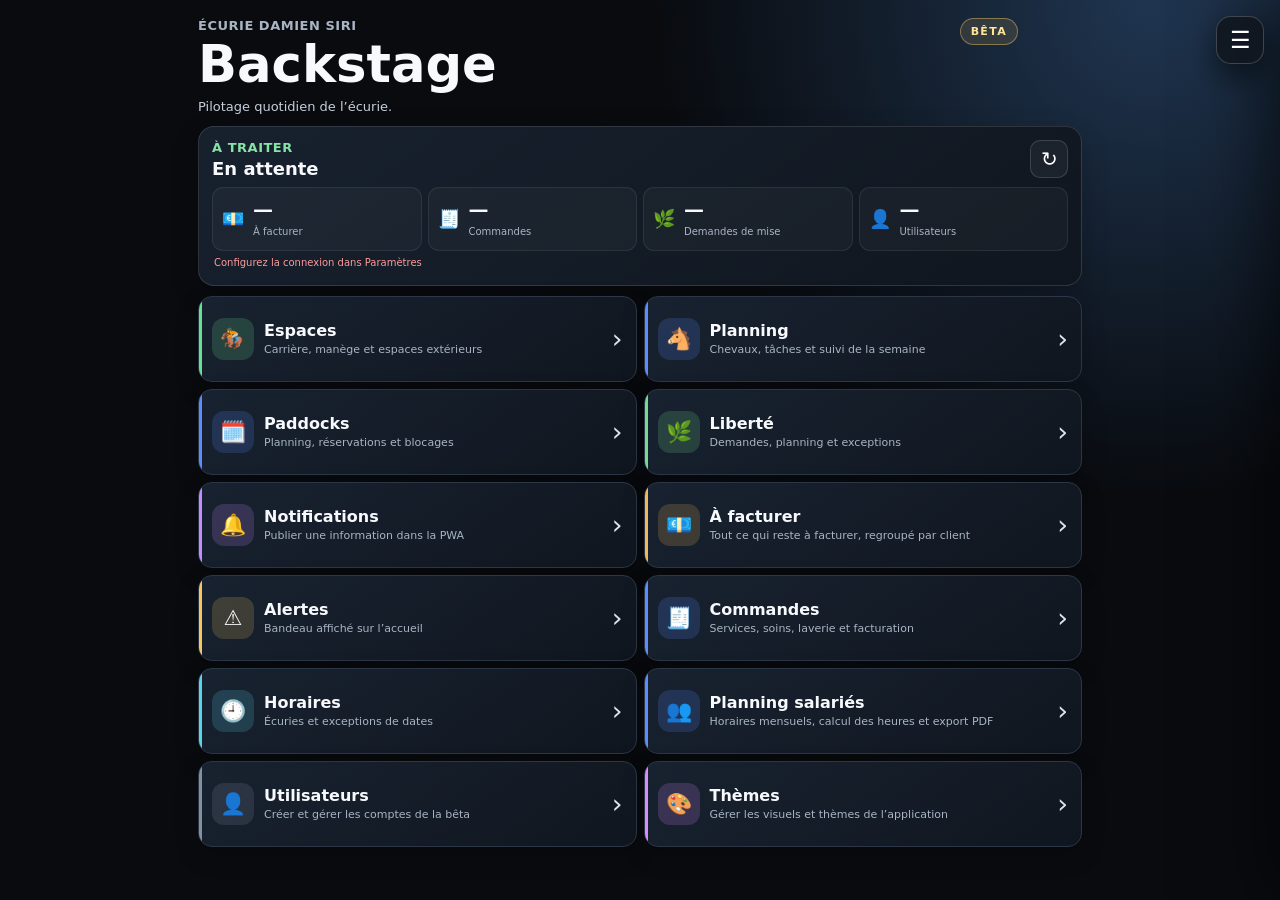
<file: index.html>
<!doctype html>
<html lang="fr">
<head>
  <meta charset="utf-8">
  <meta name="viewport" content="width=device-width,initial-scale=1,maximum-scale=1,user-scalable=no,viewport-fit=cover">
  <meta name="theme-color" content="#090b0f">
  <link rel="manifest" href="manifest.webmanifest">
  <title>Backstage — Bêta</title>
  <link rel="stylesheet" href="assets/css/backstage-shell.css?v=20260831-1">
</head>
<body class="backstage-home">
  <main class="home-shell">
    <header class="home-header">
      <div class="home-title-row">
        <div>
          <p class="eyebrow">Écurie Damien Siri</p>
          <h1>Backstage</h1>
        </div>
        <span class="beta-pill">BÊTA</span>
      </div>
      <p class="home-intro">Pilotage quotidien de l’écurie.</p>
    </header>

    <section class="home-summary" aria-labelledby="summaryTitle">
      <div class="home-summary-heading">
        <div><p class="eyebrow">À traiter</p><h2 id="summaryTitle">En attente</h2></div>
        <button id="summaryRefresh" type="button" aria-label="Actualiser le récapitulatif">↻</button>
      </div>
      <div class="home-summary-grid">
        <a href="billing.html"><span aria-hidden="true">💶</span><strong id="summaryBilling">—</strong><small>À facturer</small></a>
        <a href="orders.html"><span aria-hidden="true">🧾</span><strong id="summaryOrders">—</strong><small>Commandes</small></a>
        <a href="liberte.html"><span aria-hidden="true">🌿</span><strong id="summaryRequests">—</strong><small>Demandes de mise</small></a>
        <a href="users.html"><span aria-hidden="true">👤</span><strong id="summaryUsers">—</strong><small>Utilisateurs</small></a>
      </div>
      <p id="summaryStatus" class="home-summary-status" role="status">Chargement…</p>
    </section>

    <section class="module-grid" aria-label="Modules du Backstage">
      <a class="module-card module-spaces" href="administration.html?section=spaces">
        <span class="module-icon" aria-hidden="true">🏇</span>
        <span class="module-copy"><strong>Espaces</strong><small>Carrière, manège et espaces extérieurs</small></span>
        <span class="module-arrow" aria-hidden="true">›</span>
      </a>
      <a class="module-card module-planning" href="planning.html"><span class="module-icon" aria-hidden="true">🐴</span><span class="module-copy"><strong>Planning</strong><small>Chevaux, tâches et suivi de la semaine</small></span><span class="module-arrow" aria-hidden="true">›</span></a>
      <a class="module-card module-paddocks" href="paddocks.html">
        <span class="module-icon" aria-hidden="true">🗓️</span>
        <span class="module-copy"><strong>Paddocks</strong><small>Planning, réservations et blocages</small></span>
        <span class="module-arrow" aria-hidden="true">›</span>
      </a>
      <a class="module-card module-liberte" href="liberte.html"><span class="module-icon" aria-hidden="true">🌿</span><span class="module-copy"><strong>Liberté</strong><small>Demandes, planning et exceptions</small></span><span class="module-arrow" aria-hidden="true">›</span></a>
      <a class="module-card module-notifications" href="administration.html?section=notifications">
        <span class="module-icon" aria-hidden="true">🔔</span>
        <span class="module-copy"><strong>Notifications</strong><small>Publier une information dans la PWA</small></span>
        <span class="module-arrow" aria-hidden="true">›</span>
      </a>
      <a class="module-card module-billing" href="billing.html"><span class="module-icon" aria-hidden="true">💶</span><span class="module-copy"><strong>À facturer</strong><small>Tout ce qui reste à facturer, regroupé par client</small></span><span class="module-arrow" aria-hidden="true">›</span></a>
      <a class="module-card module-alerts" href="administration.html?section=home-alert">
        <span class="module-icon" aria-hidden="true">⚠️</span>
        <span class="module-copy"><strong>Alertes</strong><small>Bandeau affiché sur l’accueil</small></span>
        <span class="module-arrow" aria-hidden="true">›</span>
      </a>
      <a class="module-card module-orders" href="orders.html"><span class="module-icon" aria-hidden="true">🧾</span><span class="module-copy"><strong>Commandes</strong><small>Services, soins, laverie et facturation</small></span><span class="module-arrow" aria-hidden="true">›</span></a>
      <a class="module-card module-hours" href="administration.html?section=general">
        <span class="module-icon" aria-hidden="true">🕘</span>
        <span class="module-copy"><strong>Horaires</strong><small>Écuries et exceptions de dates</small></span>
        <span class="module-arrow" aria-hidden="true">›</span>
      </a>
      <a class="module-card module-staff" href="staff.html"><span class="module-icon" aria-hidden="true">👥</span><span class="module-copy"><strong>Planning salariés</strong><small>Horaires mensuels, calcul des heures et export PDF</small></span><span class="module-arrow" aria-hidden="true">›</span></a>
      <a class="module-card module-users" href="users.html">
        <span class="module-icon" aria-hidden="true">👤</span>
        <span class="module-copy"><strong>Utilisateurs</strong><small>Créer et gérer les comptes de la bêta</small></span>
        <span class="module-arrow" aria-hidden="true">›</span>
      </a>
      <a class="module-card module-themes" href="themes.html"><span class="module-icon" aria-hidden="true">🎨</span><span class="module-copy"><strong>Thèmes</strong><small>Gérer les visuels et thèmes de l’application</small></span><span class="module-arrow" aria-hidden="true">›</span></a>
    </section>
  </main>
  <script src="assets/js/home-summary.js?v=20260831-1"></script>
  <script src="assets/js/backstage-shell.js?v=20260906-prod-chevaux"></script>
</body>
</html>
</file>
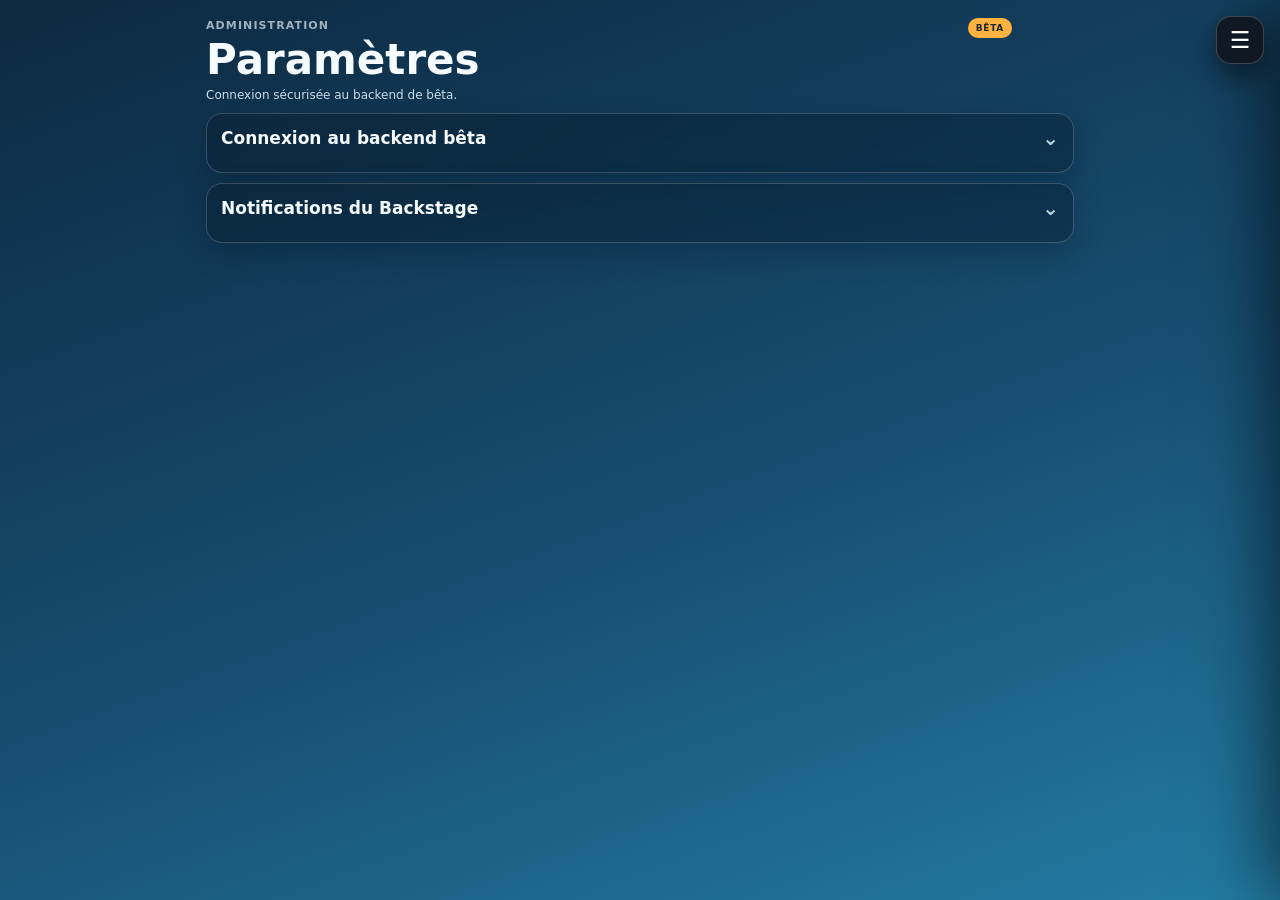
<file: administration.html>
<!DOCTYPE html>
<html lang="fr">
<head>
<meta charset="UTF-8">
<meta name="viewport" content="width=device-width,initial-scale=1,maximum-scale=1,user-scalable=no,viewport-fit=cover">
<title>Espaces — Backstage bêta</title>
<meta name="theme-color" content="#102b45">
<link rel="manifest" href="manifest.webmanifest">
  <link rel="stylesheet" href="assets/css/administration.css?v=20260831-1">
<link rel="stylesheet" href="assets/css/backstage-shell.css?v=20260831-1">
</head>
<body>
<main class="admin-shell">
  <header class="admin-header">
    <div class="admin-heading">
      <p class="admin-eyebrow">Administration</p>
      <h1 id="adminPageTitle">Espaces</h1>
      <p id="adminPageSubtitle">Statuts et horaires propres aux espaces de la PWA.</p>
    </div>
        <span class="environment">BÊTA</span>
  </header>

  <div data-admin-section="notifications" hidden>
  <details class="panel collapsible-panel" aria-labelledby="formTitle">
    <summary class="panel-heading">
      <span id="formTitle" class="panel-title">Nouvelle alerte</span>
      <button id="cancelEditBtn" class="secondary" type="button" hidden>Annuler</button>
    </summary>
    <form id="alertForm">
      <input id="editingId" type="hidden">
      <label>Catégorie
        <select id="categorie" required>
          <option value="">Choisir une catégorie</option>
          <option value="Espaces de travail">Espaces de travail</option>
          <option value="Paddocks">Paddocks</option>
          <option value="Informations">Informations</option>
          <option value="Mise à jour">Mise à jour</option>
        </select>
      </label>
      <label>Titre
        <input id="titre" maxlength="160" required placeholder="Titre visible dans la liste">
      </label>
      <label>Message
        <span class="format-toolbar" aria-label="Mise en forme du message">
          <button type="button" data-format="bold" aria-label="Mettre en gras"><strong>G</strong></button>
          <button type="button" data-format="underline" aria-label="Souligner"><u>S</u></button>
          <button type="button" data-format="link" aria-label="Ajouter un lien">Lien</button>
        </span>
        <textarea id="message" maxlength="5000" rows="7" required placeholder="Message complet"></textarea>
      </label>
      <div class="switches single-option">
        <label class="check"><input id="epingle" type="checkbox"> Épingler l’alerte</label>
      </div>
      <div class="schedule-fields" aria-label="Programmation de l’envoi">
        <label>Date de programmation
          <input id="scheduledDate" type="date">
        </label>
        <label>Heure
          <input id="scheduledTime" type="time">
        </label>
      </div>
      <p class="safety-note">Les données et les push de cette page restent isolés dans l’environnement bêta.</p>
      <div class="form-actions">
        <button id="publishBtn" type="submit" name="delivery" value="publish">Publier</button>
        <button id="sendBtn" class="send" type="submit" name="delivery" value="send">Envoyer</button>
        <button id="scheduleBtn" class="schedule" type="submit" name="delivery" value="schedule">Programmer</button>
      </div>
      <p class="action-help"><strong>Publier</strong> : visible dans la PWA sans push. <strong>Envoyer</strong> : visible dans la PWA avec push. <strong>Programmer</strong> : invisible jusqu’à l’heure choisie, puis publié et poussé automatiquement.</p>
      <p id="formStatus" class="status" role="status"></p>
    </form>
  </details>

  <details class="panel collapsible-panel" open aria-labelledby="listTitle">
    <summary class="panel-heading">
      <span id="listTitle" class="panel-title">Alertes enregistrées</span>
      <button id="refreshBtn" class="secondary" type="button">Actualiser</button>
    </summary>
    <div class="alerts-scroll">
      <div id="alertsList" class="alerts-list">
      <p class="empty">Connectez le backend pour afficher les alertes.</p>
      </div>
    </div>
  </details>
  </div>

  <section class="admin-section" data-admin-section="spaces">
    <details class="panel collapsible-panel spaces-overview" open>
      <summary class="panel-heading">
        <span class="panel-title">Espaces</span>
        <button id="refreshSpacesBtn" class="secondary" type="button">Actualiser</button>
      </summary>
      <p class="section-help">Touchez un statut pour le changer immédiatement. Le chevron ouvre tous les réglages.</p>
      <div id="spacePills" class="space-pills"></div>
      <p id="spaceListStatus" class="status" role="status"></p>
    </details>
    <div id="spaceEditor" class="space-editor-overlay" hidden>
    <div class="space-editor-sheet" role="dialog" aria-modal="true" aria-labelledby="spaceEditorTitle">
    <details class="panel collapsible-panel" open>
      <summary class="panel-heading">
        <span id="spaceEditorTitle" class="panel-title">Modifier l’espace</span>
        <button id="closeSpaceEditorBtn" class="secondary" type="button">Fermer</button>
      </summary>
      <select id="spaceSelect" hidden aria-label="Espace sélectionné"></select>
      <label>Texte personnalisé du statut
        <input id="spaceSpecial" maxlength="120" placeholder="Ex. Fermé pour entretien">
      </label>
      <label>Information
        <textarea id="spaceInfo" maxlength="500" rows="3" placeholder="Information affichée sur cet espace"></textarea>
      </label>
      <button id="saveSpaceBtn" type="button">Enregistrer les informations</button>
      <p id="spaceStatusMessage" class="status" role="status"></p>
    </details>
    <details class="panel technical-fallback">
      <summary>Base technique de cet espace</summary>
      <p class="section-help">Filet de sécurité technique. Au quotidien, utilisez la programmation de fond ou une exception ponctuelle.</p>
      <div id="spaceSchedules" class="schedule-grid"></div>
      <button id="saveSpaceSchedulesBtn" type="button">Enregistrer les horaires</button>
      <p id="spaceSchedulesStatus" class="status" role="status"></p>
    </details>
    </div>
    </div>
  </section>

  <section class="admin-section" data-admin-section="general" hidden>
    <details class="panel collapsible-panel">
      <summary class="panel-heading">
        <span class="panel-title">Programmation horaires</span>
        <button id="resetHourProgramBtn" class="secondary" type="button">Nouvelle</button>
      </summary>
      <p class="section-help">Source normale de vérité : préparez une grille qui prend automatiquement le relais à partir d’une date précise.</p>
      <input id="hourProgramId" type="hidden">
      <label>Nom
        <input id="hourProgramName" maxlength="120" placeholder="Ex. Horaires hiver, semaine concours…">
      </label>
      <div class="two-columns">
        <label>Début d’application
          <input id="hourProgramStart" type="date">
        </label>
        <label>Fin optionnelle
          <input id="hourProgramEnd" type="date">
        </label>
      </div>
      <div class="program-tabs" role="tablist" aria-label="Type de programmation">
        <button class="selected" type="button" data-hour-program-scope="general">Écuries</button>
        <button type="button" data-hour-program-scope="work">Travail</button>
        <button type="button" data-hour-program-scope="paddocks">3 paddocks</button>
      </div>
      <div class="hour-program-bulk">
        <label>Ouverture
          <input id="hourProgramBulkOpen" type="time">
        </label>
        <label>Fermeture
          <input id="hourProgramBulkClose" type="time">
        </label>
        <label id="hourProgramBulkStatusWrap" hidden>Statut
          <select id="hourProgramBulkStatus">
            <option value="">Ne pas changer</option>
            <option value="ouvert">Ouvert</option>
            <option value="ferme">Fermé</option>
            <option value="hors-service">Hors service</option>
          </select>
        </label>
        <button id="applyHourProgramBulkBtn" class="secondary" type="button">Appliquer aux jours sélectionnés</button>
      </div>
      <button id="applyAllPaddockHoursBtn" class="secondary program-copy-btn" type="button" hidden>Appliquer le premier paddock aux 3 paddocks</button>
      <div id="hourProgramGrid" class="hour-program-grid"></div>
      <div class="form-actions">
        <button id="saveHourProgramBtn" type="button">Enregistrer la programmation</button>
        <button id="deleteHourProgramBtn" class="danger" type="button" hidden>Supprimer</button>
      </div>
      <p id="hourProgramStatus" class="status" role="status"></p>
    </details>
    <details class="panel collapsible-panel">
      <summary class="panel-heading">
        <span class="panel-title">Options activités</span>
        <button id="resetActivityProgramBtn" class="secondary" type="button">Nouvelle</button>
      </summary>
      <p class="section-help">Programmation rare de Liberté et Longe pour Carrière et Manège. Si l’espace est fermé ou hors service, l’activité sera toujours forcée à NON côté PWA.</p>
      <input id="activityProgramId" type="hidden">
      <label>Nom
        <input id="activityProgramName" maxlength="120" placeholder="Ex. Options rentrée, semaine spéciale…">
      </label>
      <div class="two-columns">
        <label>Début d’application
          <input id="activityProgramStart" type="date">
        </label>
        <label>Fin optionnelle
          <input id="activityProgramEnd" type="date">
        </label>
      </div>
      <label class="check"><input id="activityProgramEnabled" type="checkbox"> Activer cette programmation d’activités</label>
      <div id="activityProgramGrid" class="activity-program-grid"></div>
      <div class="form-actions">
        <button id="saveActivityProgramBtn" type="button">Enregistrer les options</button>
        <button id="deleteActivityProgramBtn" class="danger" type="button" hidden>Supprimer</button>
      </div>
      <p id="activityProgramStatus" class="status" role="status"></p>
    </details>
    <details class="panel collapsible-panel" open>
      <summary><span class="panel-title">Options enregistrées</span></summary>
      <div id="activityProgramsList" class="hour-program-list"></div>
    </details>
    <details class="panel collapsible-panel" open>
      <summary class="panel-heading">
        <span class="panel-title">Programmations enregistrées</span>
        <button id="refreshHourProgramsBtn" class="secondary" type="button">Actualiser</button>
      </summary>
      <div id="hourProgramsList" class="hour-program-list"></div>
    </details>
    <details class="panel technical-fallback">
      <summary>Base technique des écuries</summary>
      <p class="section-help">Filet de sécurité si aucune programmation n’existe. À ne modifier qu’en dépannage.</p>
      <div id="generalSchedules" class="schedule-grid"></div>
      <button id="saveGeneralSchedulesBtn" type="button">Enregistrer les horaires des écuries</button>
      <p id="generalSchedulesStatus" class="status" role="status"></p>
    </details>
    <details class="panel collapsible-panel">
      <summary><span class="panel-title">Exception ponctuelle horaires</span></summary>
      <p class="section-help">Remplace l’horaire d’un seul jour, sans modifier la programmation de fond.</p>
      <div class="two-columns">
        <label>Date
          <input id="hourExceptionDate" type="date">
        </label>
        <label>Type
          <select id="hourExceptionScope">
            <option value="general">Écuries</option>
            <option value="work">Travail</option>
            <option value="paddocks">Paddock</option>
          </select>
        </label>
      </div>
      <label>Cible
        <select id="hourExceptionTarget"></select>
      </label>
      <div class="three-columns">
        <label>Statut
          <select id="hourExceptionStatus">
            <option value="ouvert">Ouvert</option>
            <option value="ferme">Fermé</option>
          </select>
        </label>
        <label>Ouverture
          <input id="hourExceptionOpen" type="time">
        </label>
        <label>Fermeture
          <input id="hourExceptionClose" type="time">
        </label>
      </div>
      <button id="saveHourExceptionBtn" type="button">Enregistrer l’exception horaire</button>
      <p id="hourExceptionStatusMessage" class="status" role="status"></p>
    </details>
    <details class="panel collapsible-panel" open>
      <summary><span class="panel-title">Exceptions horaires enregistrées</span></summary>
      <div id="hourExceptionsList" class="exceptions-list"></div>
    </details>
    <details class="panel collapsible-panel">
      <summary><span class="panel-title">Alerte temporaire d’accueil</span></summary>
      <p class="section-help">Bandeau temporaire affiché sur l’accueil, sans remplacer les horaires d’ouverture.</p>
      <label>Date de début
        <input id="exceptionDate" type="date">
      </label>
      <label>Date de fin <small>(facultative)</small>
        <input id="exceptionEndDate" type="date">
      </label>
      <label>Couleur du bandeau
        <select id="exceptionColor">
          <option value="orange">Orange</option>
          <option value="red">Rouge</option>
        </select>
      </label>
      <label>Texte affiché dans le bandeau
        <textarea id="exceptionMessage" maxlength="500" rows="3"></textarea>
      </label>
      <button id="saveExceptionBtn" type="button">Enregistrer l’alerte</button>
      <p id="exceptionStatus" class="status" role="status"></p>
    </details>
    <details class="panel collapsible-panel" open>
      <summary><span class="panel-title">Alertes temporaires enregistrées</span></summary>
      <div id="exceptionsList" class="exceptions-list"></div>
    </details>
  </section>

  <section class="admin-section" data-admin-section="home-alert" hidden>
    <details class="panel collapsible-panel">
      <summary><span class="panel-title">Alerte affichée sur l’index</span></summary>
      <label>Texte de l’alerte
        <textarea id="homeAlertMessage" maxlength="500" rows="4" placeholder="Laisser vide pour masquer le bandeau"></textarea>
      </label>
      <label class="check"><input id="homeAlertUrgent" type="checkbox"> Alerte urgente</label>
      <button id="saveHomeAlertBtn" type="button">Enregistrer l’alerte d’accueil</button>
      <p id="homeAlertStatus" class="status" role="status"></p>
    </details>
  </section>

  <section id="settingsPanel" class="admin-section" data-admin-section="settings" aria-labelledby="connectionTitle" hidden>
    <details class="panel collapsible-panel connection-panel">
      <summary><span id="connectionTitle" class="panel-title">Connexion au backend bêta</span></summary>
      <p class="section-help">Ces réglages restent mémorisés uniquement sur cet appareil.</p>
      <label>Adresse de l’API
        <input id="apiUrl" type="url" inputmode="url" placeholder="https://…workers.dev">
      </label>
      <label>Jeton d’administration
        <input id="adminToken" type="password" autocomplete="current-password" placeholder="Jeton mémorisé uniquement sur cet appareil">
      </label>
      <button id="connectBtn" type="button">Enregistrer et se connecter</button>
      <button id="forgetTokenBtn" class="secondary forget-button" type="button">Oublier le jeton</button>
      <p id="connectionStatus" class="status" role="status"></p>
    </details>
    <details class="panel collapsible-panel connection-panel" aria-labelledby="pushSettingsTitle">
      <summary><span id="pushSettingsTitle" class="panel-title">Notifications du Backstage</span></summary>
      <p class="section-help">Recevez immédiatement les nouvelles réservations, annulations, demandes, commandes et inscriptions.</p>
      <button id="enablePushBtn" class="push-settings-button" type="button">Activer les notifications</button>
      <p id="pushSettingsStatus" class="status" role="status"></p>
    </details>
  </section>
</main>
<script src="https://cdn.onesignal.com/sdks/web/v16/OneSignalSDK.page.js" defer></script>
<script src="assets/js/notification-format.js?v=20260831-1"></script>
<script src="assets/js/administration.js?v=20261023-2"></script>
<script src="assets/js/backstage-push.js?v=20260831-1"></script>
<script src="assets/js/status-realtime.js?v=20260831-1"></script>
<script src="assets/js/backstage-shell.js?v=20260906-prod-chevaux"></script>
</body>
</html>
</file>
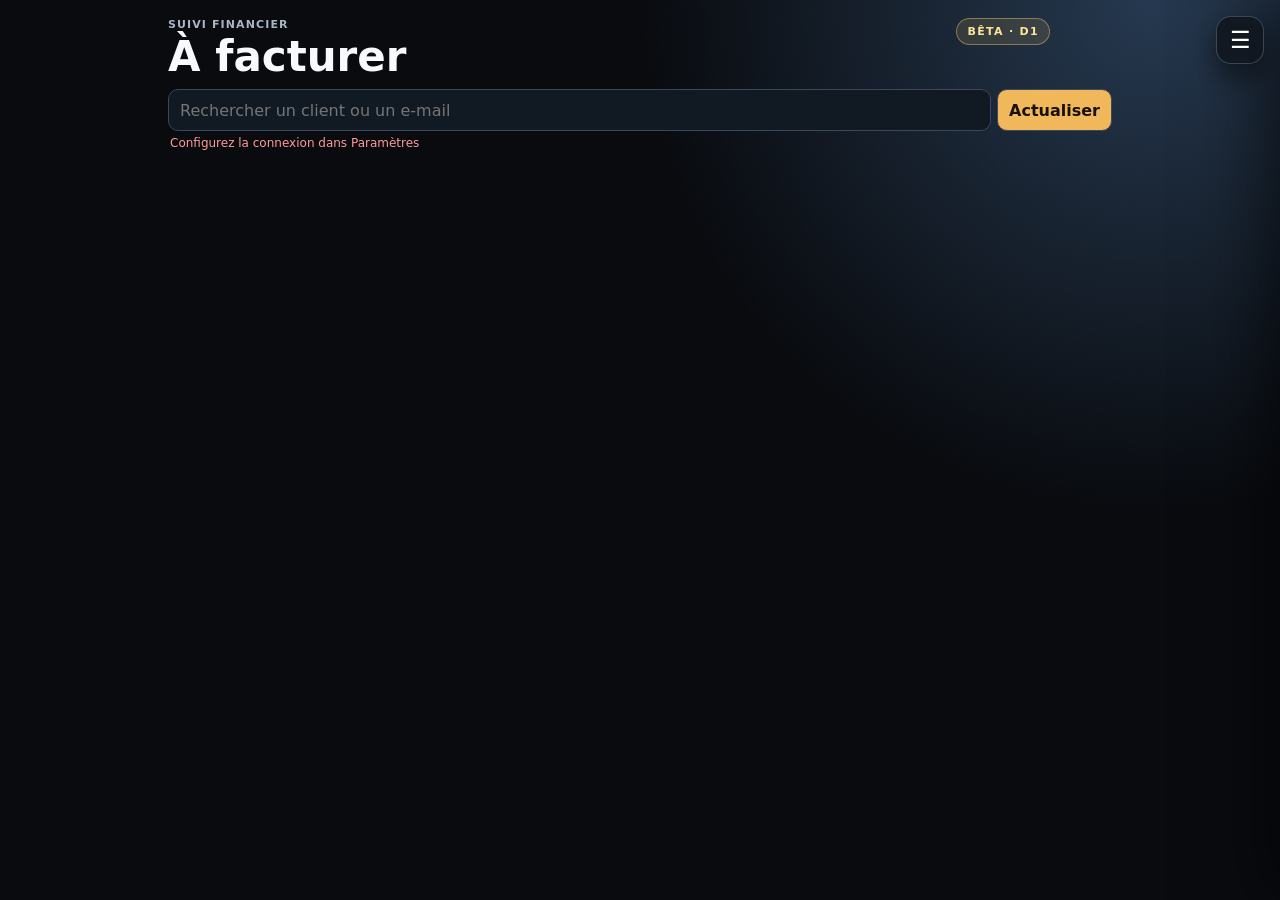
<file: billing.html>
<!doctype html><html lang="fr"><head><meta charset="utf-8"><meta name="viewport" content="width=device-width,initial-scale=1,maximum-scale=1,user-scalable=no,viewport-fit=cover"><meta name="theme-color" content="#090b0f"><title>À facturer — Backstage bêta</title><link rel="stylesheet" href="assets/css/backstage-shell.css?v=20260831-1"><link rel="stylesheet" href="assets/css/billing.css?v=20260831-1"></head><body class="billing-page"><main class="billing-shell"><header class="billing-header billing-title-row"><div><p class="billing-eyebrow">Suivi financier</p><h1>À facturer</h1></div><span class="beta-pill">BÊTA · D1</span></header><div class="billing-tools"><input id="billingSearch" type="search" placeholder="Rechercher un client ou un e-mail"><button id="billingRefresh" type="button">Actualiser</button></div><p id="billingStatus" class="status" role="status">Chargement…</p><section id="billingList" class="billing-list"></section></main><script src="assets/js/billing.js?v=20260831-1"></script><script src="assets/js/backstage-shell.js?v=20260906-prod-chevaux"></script></body></html>
</file>
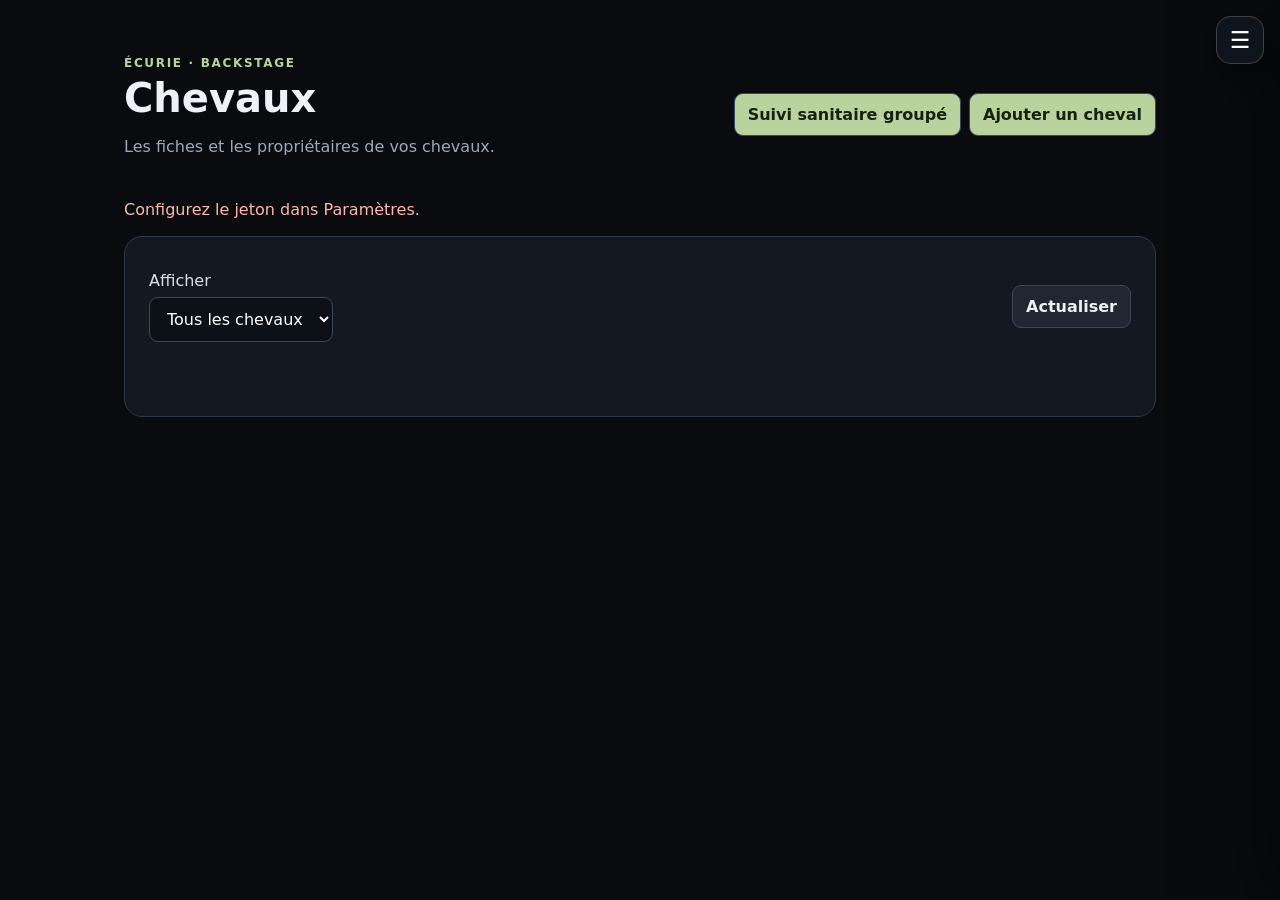
<file: horses.html>
<!doctype html>
<html lang="fr"><head><meta charset="utf-8"><meta name="viewport" content="width=device-width,initial-scale=1"><meta name="theme-color" content="#090b0f"><title>Chevaux — Backstage</title><link rel="stylesheet" href="assets/css/backstage-shell.css?v=20260906-prod-chevaux"><link rel="stylesheet" href="assets/css/horses.css?v=20260906-prod-chevaux"><link rel="stylesheet" href="assets/css/horse-health.css?v=20260907-group-health"><script src="assets/js/horse-health.js?v=20260907-group-health"></script><script src="assets/js/horse-photo.js?v=20260906-22"></script></head>
<body><main class="horse-shell"><header><div><p class="eyebrow">Écurie · Backstage</p><h1>Chevaux</h1><p>Les fiches et les propriétaires de vos chevaux.</p></div><div class="health-actions"><button id="groupHealth" type="button">Suivi sanitaire groupé</button><button id="newHorse">Ajouter un cheval</button></div></header>
<p id="status" role="status" aria-live="polite"></p><section class="panel"><div class="toolbar"><label>Afficher<select id="statusFilter"><option value="all">Tous les chevaux</option><option value="active">Actifs</option><option value="departed">Partis</option><option value="archived">Archivés</option></select></label><button id="refresh" class="secondary">Actualiser</button></div><div id="horseList" class="horse-list"></div><button id="more" class="secondary" hidden>Afficher la suite</button></section>
<dialog id="horseDialog"><form id="horseForm"><div class="dialog-heading"><h2 id="dialogTitle">Fiche cheval</h2><button type="button" id="close" class="secondary">Fermer</button></div><p id="formStatus" role="status" aria-live="polite"></p>
<div class="photo-row"><img id="photo" hidden alt="Photo du cheval" referrerpolicy="no-referrer"><div><label>Photo<input id="photoFile" type="file" accept="image/jpeg,image/png,image/webp,image/heic,image/heif,.heic,.heif"></label><p class="help" id="photoHelp">Photos jusqu’à 20 Mo · compression automatique</p><button type="button" id="deletePhoto" class="secondary" hidden>Retirer la photo</button></div></div>
<div class="fields"><label>Nom<input id="name" maxlength="80" required></label><label>Statut<select id="horseStatus"><option value="active">Actif</option><option value="departed">Parti</option><option value="archived">Archivé</option></select></label><label>Date de naissance<input id="birthDate" type="date"></label></div>
<label>Informations visibles par le propriétaire<textarea id="publicNotes" maxlength="1000" rows="2"></textarea></label><label>Remarques administratives privées<textarea id="adminNotes" maxlength="4000" rows="3"></textarea></label>
<fieldset><legend>Propriétaires</legend><div id="selectedOwners"></div><label>Rechercher un compte client<input id="ownerSearch" type="search" placeholder="Nom, prénom ou email" autocomplete="off"></label><div id="ownerResults"></div><p class="help">Vous pouvez associer plusieurs comptes. Retirer un propriétaire lui retire l’accès à la fiche.</p></fieldset>
<section id="horseHealth" class="horse-health-summary"></section><p class="help">Passer un cheval en « Parti » ou « Archivé » conserve ses données et ses activités.</p><footer><button id="save" type="submit">Enregistrer</button></footer></form></dialog></main><script src="assets/js/horses.js?v=20260907-group-health"></script><script src="assets/js/backstage-shell.js?v=20260906-prod-chevaux"></script></body></html>
</file>
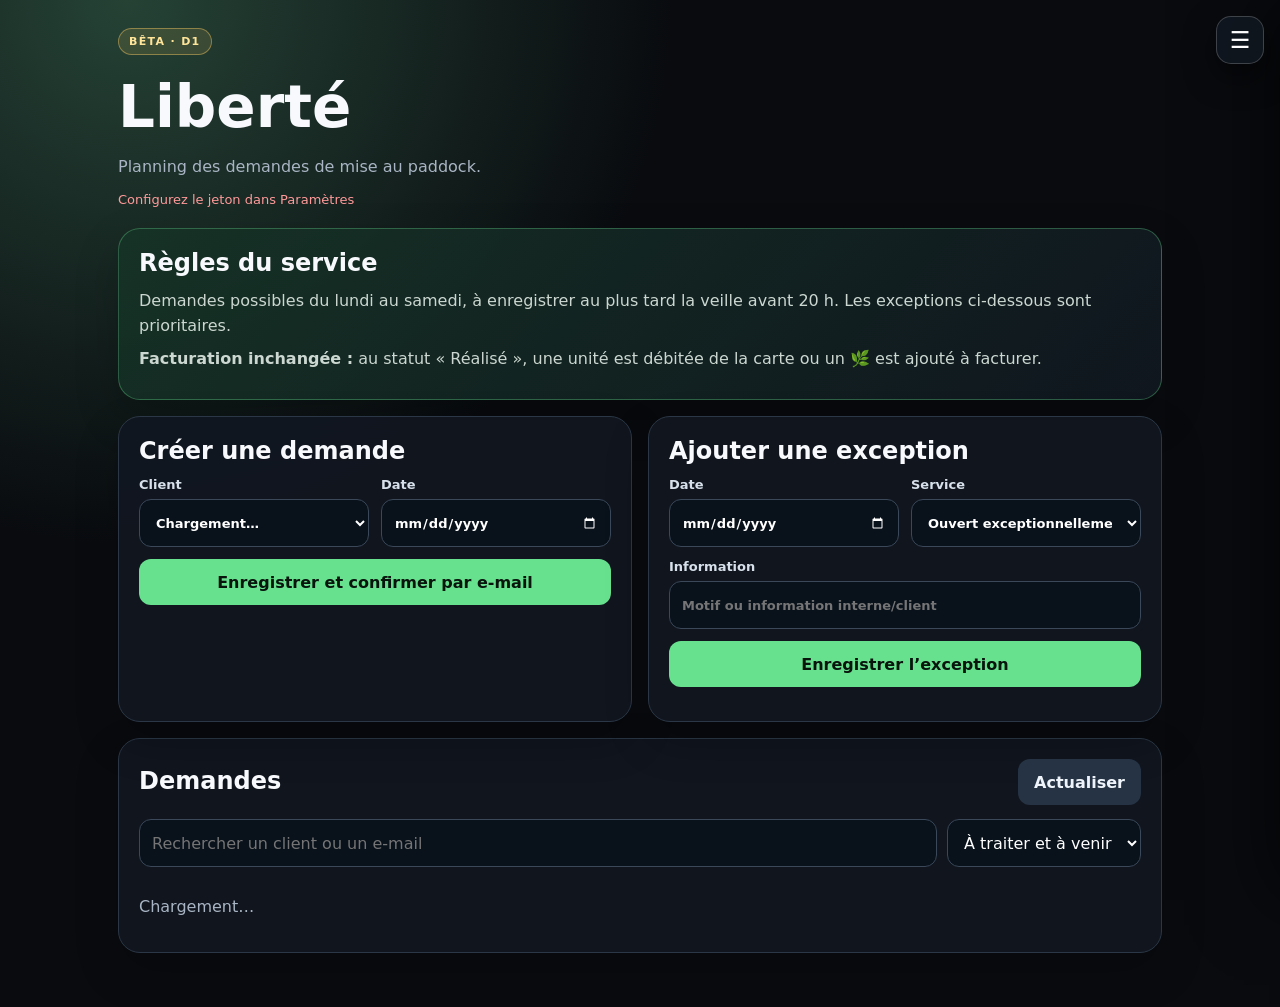
<file: liberte.html>
<!doctype html>
<html lang="fr">
<head>
  <meta charset="utf-8">
  <meta name="viewport" content="width=device-width,initial-scale=1,maximum-scale=1,user-scalable=no,viewport-fit=cover">
  <meta name="theme-color" content="#090b0f">
  <link rel="manifest" href="manifest.webmanifest">
  <title>Liberté — Backstage bêta</title>
  <link rel="stylesheet" href="assets/css/backstage-shell.css?v=20260831-1">
  <link rel="stylesheet" href="assets/css/liberte.css?v=20260831-1">
</head>
<body class="liberte-page">
  <main class="liberte-shell">
    <header class="liberte-header"><span class="beta-pill">BÊTA · D1</span><h1>Liberté</h1><p>Planning des demandes de mise au paddock.</p></header>
    <p id="liberteStatus" class="status" role="status"></p>

    <section class="rules-card">
      <h2>Règles du service</h2>
      <p>Demandes possibles du lundi au samedi, à enregistrer au plus tard la veille avant 20 h. Les exceptions ci-dessous sont prioritaires.</p>
      <p><strong>Facturation inchangée :</strong> au statut « Réalisé », une unité est débitée de la carte ou un 🌿 est ajouté à facturer.</p>
    </section>

    <div class="liberte-grid">
      <section class="liberte-panel">
        <h2>Créer une demande</h2>
        <form id="liberteRequestForm" class="form-grid">
          <label>Client<select id="liberteUser" required><option value="">Chargement…</option></select></label>
          <label>Date<input id="liberteDate" type="date" required></label>
          <button type="submit">Enregistrer et confirmer par e-mail</button>
        </form>
      </section>

      <section class="liberte-panel">
        <h2>Ajouter une exception</h2>
        <form id="exceptionForm" class="form-grid">
          <label>Date<input id="exceptionDate" type="date" required></label>
          <label>Service<select id="exceptionOpen"><option value="1">Ouvert exceptionnellement</option><option value="0">Fermé exceptionnellement</option></select></label>
          <label class="full">Information<input id="exceptionComment" maxlength="500" placeholder="Motif ou information interne/client"></label>
          <button type="submit">Enregistrer l’exception</button>
        </form>
        <div id="exceptionList" class="compact-list"></div>
      </section>
    </div>

    <section class="liberte-panel requests-panel">
      <div class="panel-heading"><div><h2>Demandes</h2><p id="requestCount" class="muted"></p></div><button id="refreshLiberte" class="secondary" type="button">Actualiser</button></div>
      <div class="filters"><input id="requestSearch" type="search" placeholder="Rechercher un client ou un e-mail"><select id="requestFilter"><option value="active">À traiter et à venir</option><option value="all">Toutes</option><option value="pending">En attente</option><option value="completed">Réalisées</option></select></div>
      <div id="liberteRequestList" class="request-list"><p class="muted">Chargement…</p></div>
    </section>
  </main>
  <script src="assets/js/liberte.js?v=20260831-1"></script>
  <script src="assets/js/backstage-shell.js?v=20260906-prod-chevaux"></script>
</body>
</html>
</file>
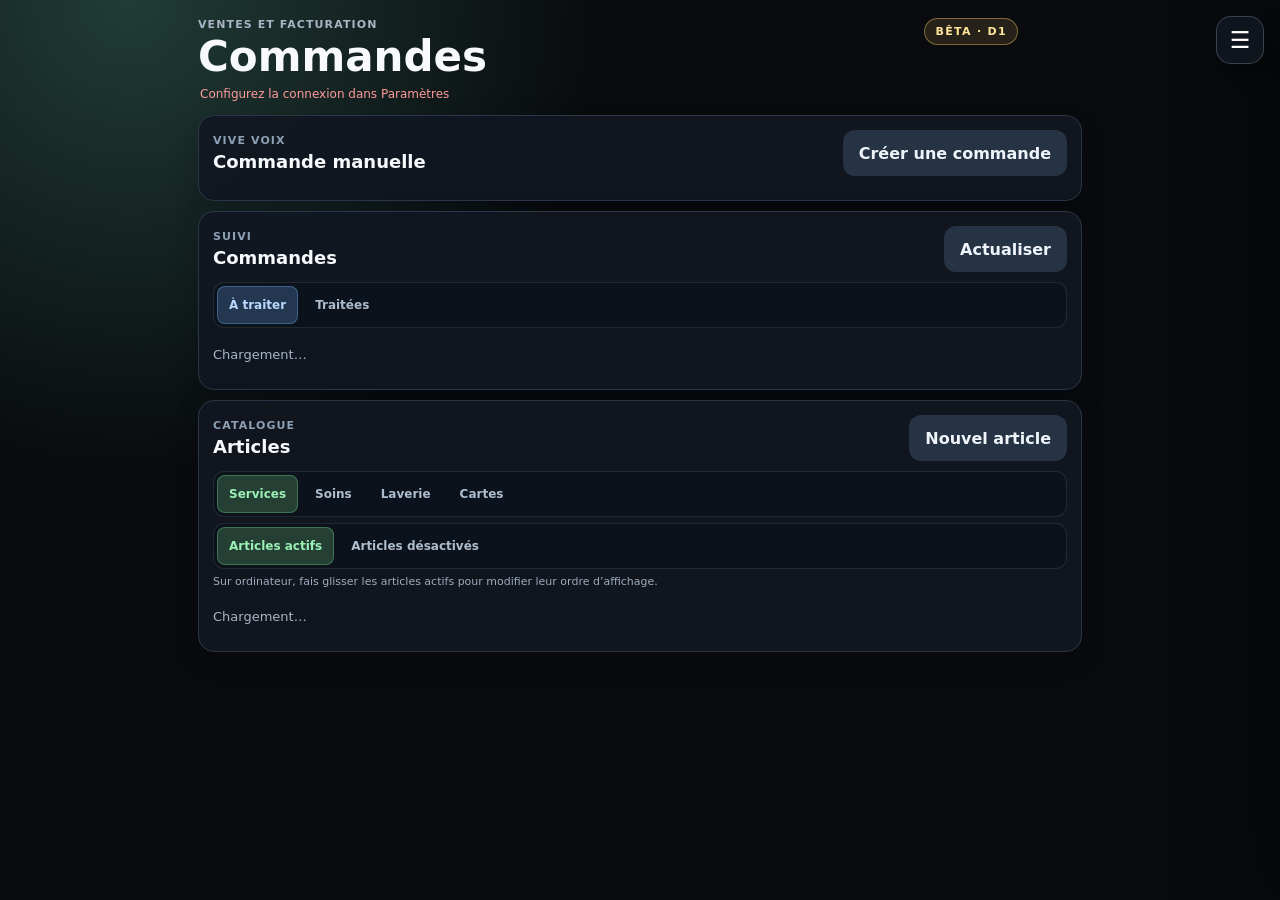
<file: orders.html>
<!doctype html>
<html lang="fr">
<head>
  <meta charset="utf-8">
  <meta name="viewport" content="width=device-width,initial-scale=1,viewport-fit=cover">
  <meta name="theme-color" content="#090b0f">
  <title>Commandes — Backstage bêta</title>
  <link rel="stylesheet" href="assets/css/backstage-shell.css?v=20260831-1">
  <link rel="stylesheet" href="assets/css/users.css?v=20260831-1">
  <link rel="stylesheet" href="assets/css/orders.css?v=20260831-1">
</head>
<body class="users-page orders-page">
<main class="users-shell orders-shell">
  <header class="users-header orders-header">
    <div>
      <p class="orders-eyebrow">Ventes et facturation</p>
      <h1>Commandes</h1>
    </div>
    <span class="beta-pill">BÊTA · D1</span>
  </header>
  <p id="connectionStatus" class="status"></p>

  <section class="users-panel manual-order-panel">
    <div class="panel-heading">
      <div>
        <p class="panel-kicker">Vive voix</p>
        <h2>Commande manuelle</h2>
      </div>
      <button id="toggleManualOrderBtn" class="secondary" type="button">Créer une commande</button>
    </div>
    <form id="manualOrderForm" class="product-form manual-order-form" hidden>
      <div class="field-grid">
        <label class="wide">Client
          <select id="manualCustomer" required></select>
        </label>
        <label>Page
          <select id="manualSource">
            <option value="services">Services</option>
            <option value="soins">Soins</option>
            <option value="laverie">Laverie</option>
            <option value="panier">Panier</option>
          </select>
        </label>
        <label>Article
          <select id="manualProduct"></select>
        </label>
        <label>Quantité
          <input id="manualQuantity" type="number" min="1" max="99" step="1" value="1">
        </label>
      </div>
      <div class="form-actions">
        <button id="addManualItemBtn" class="secondary" type="button">Ajouter l’article</button>
      </div>
      <div id="manualItems" class="manual-items"><p class="empty">Aucun article ajouté.</p></div>
      <div class="field-grid">
        <label>Statut
          <select id="manualStatus"></select>
        </label>
        <label class="check-row"><input id="manualBilled" type="checkbox"> Déjà facturée</label>
        <label class="check-row"><input id="manualEmail" type="checkbox"> Envoyer un mail au client</label>
        <label class="wide">Commentaire
          <input id="manualComment" maxlength="500" placeholder="Ex. Commande prise à l’écurie">
        </label>
      </div>
      <div class="form-actions">
        <button type="submit">Enregistrer la commande</button>
        <button id="cancelManualOrderBtn" class="secondary" type="button">Annuler</button>
      </div>
    </form>
  </section>

  <section class="users-panel orders-priority-panel">
    <div class="panel-heading">
      <div>
        <p class="panel-kicker">Suivi</p>
        <h2>Commandes</h2>
      </div>
      <button id="refreshBtn" class="secondary">Actualiser</button>
    </div>
    <div class="catalog-tabs order-tabs" role="tablist">
      <button type="button" data-order-tab="active" class="is-active">À traiter</button>
      <button type="button" data-order-tab="processed">Traitées</button>
    </div>
    <div id="ordersList" class="orders-list"><p class="empty">Chargement…</p></div>
  </section>

  <section class="users-panel catalog-panel">
    <div class="panel-heading">
      <div>
        <p class="panel-kicker">Catalogue</p>
        <h2>Articles</h2>
      </div>
      <button id="newProductBtn" class="secondary" type="button">Nouvel article</button>
    </div>
    <div class="catalog-tabs" role="tablist">
      <button type="button" data-category-tab="services" class="is-active">Services</button>
      <button type="button" data-category-tab="soins">Soins</button>
      <button type="button" data-category-tab="laverie">Laverie</button>
      <button type="button" data-category-tab="cards">Cartes</button>
    </div>
    <div class="catalog-tabs product-state-tabs" role="tablist">
      <button type="button" data-product-state="active" class="is-active">Articles actifs</button>
      <button type="button" data-product-state="inactive">Articles désactivés</button>
    </div>
    <p id="dragHelp" class="drag-help">Sur ordinateur, fais glisser les articles actifs pour modifier leur ordre d’affichage.</p>
    <form id="productForm" class="product-form" hidden>
      <input id="productId" type="hidden">
      <input id="productPosition" type="hidden">
      <input id="productImage" type="hidden">
      <div class="field-grid">
        <label>Page<select id="productCategory"><option value="services">Services</option><option value="soins">Soins</option><option value="laverie">Laverie</option></select></label>
        <label>Nom<input id="productName" maxlength="120" required></label>
        <label>Prix (€)<input id="productPrice" type="number" min="0" max="100000" step="0.01" required></label>
        <label>Badge<input id="productBadge" maxlength="80"></label>
        <label class="wide">Description<textarea id="productDescription" maxlength="1000"></textarea></label>
        <label class="wide image-picker">Image de l’article<input id="productImageFile" type="file" accept="image/*"><span>Galerie ou fichier · compression automatique</span><img id="productImagePreview" alt="Aperçu de l’image" hidden></label>
        <label class="check-row"><input id="productFeatured" type="checkbox"> Mettre en avant 📌</label>
        <label class="check-row"><input id="productActive" type="checkbox" checked> Article actif</label>
      </div>
      <div class="form-actions"><button type="submit">Enregistrer l’article</button><button id="cancelProductBtn" class="secondary" type="button">Annuler</button></div>
    </form>
    <div id="productsList" class="products-admin"><p class="empty">Chargement…</p></div>
  </section>

  <form id="cardProductForm" class="product-form" hidden>
    <div class="field-grid">
      <label>Nom<input id="cardProductName" maxlength="120" required></label>
      <label>Nombre de mises<input id="cardProductUnits" type="number" min="1" max="999" step="1" required></label>
      <label>Prix (€)<input id="cardProductPrice" type="number" min="0" max="100000" step="0.01" required></label>
      <label class="wide">Description ajoutée à l’e-mail<textarea id="cardProductDescription" maxlength="1000"></textarea></label>
      <label class="check-row"><input id="cardProductActive" type="checkbox" checked> Carte disponible</label>
    </div>
    <div class="form-actions"><button type="submit">Enregistrer la carte</button></div>
  </form>
</main>
<script src="assets/js/orders.js?v=20260831-1"></script>
<script src="assets/js/backstage-shell.js?v=20260906-prod-chevaux"></script>
</body>
</html>
</file>
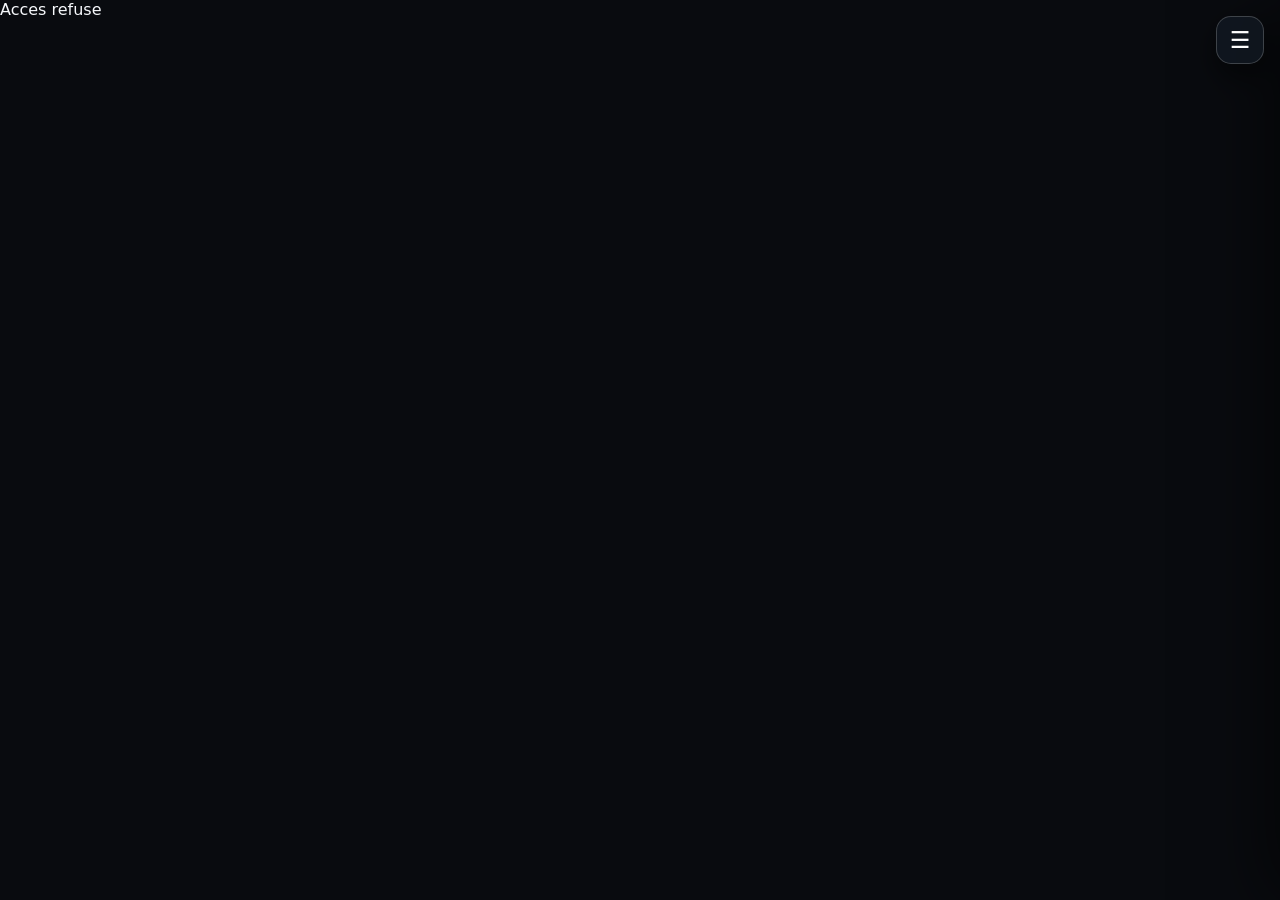
<file: paddocks.html>
<!doctype html>
<html lang="fr">
<head>
  <meta charset="utf-8">
  <meta name="viewport" content="width=device-width,initial-scale=1,maximum-scale=1,user-scalable=no,viewport-fit=cover">
  <link rel="manifest" href="manifest.webmanifest">
  <title>Backstage Écurie</title>
  <link rel="stylesheet" href="assets/css/backstage-shell.css?v=20260906-prod-chevaux">
  <style>
    :root {
      color-scheme: dark;
      --bg: #090b0f;
      --panel: #111720;
      --panel-soft: #161e29;
      --panel-strong: #1c2633;
      --line: #283442;
      --text: #f6f8fb;
      --muted: #a8b2c0;
      --soft: #cbd3df;
      --green: #68e18f;
      --blue: #5b8dff;
      --red: #ff6d6d;
      --amber: #f5c760;
      --shadow: 0 18px 50px rgba(0, 0, 0, .28);
      --radius: 8px;
      --tap: 48px;
      font-family: Inter, ui-sans-serif, system-ui, -apple-system, BlinkMacSystemFont, "Segoe UI", sans-serif;
    }

    * { box-sizing: border-box; }

    body {
      margin: 0;
      min-height: 100vh;
      background: var(--bg);
      color: var(--text);
    }

    button, input, select {
      font: inherit;
      max-width: 100%;
    }

    button {
      min-height: var(--tap);
      border: 1px solid var(--line);
      border-radius: var(--radius);
      background: var(--panel-soft);
      color: var(--text);
      cursor: pointer;
      touch-action: manipulation;
      -webkit-tap-highlight-color: transparent;
    }

    button:active { transform: translateY(1px); }

    .app-shell {
      min-height: 100vh;
      padding-bottom: 86px;
    }

    .topbar {
      position: sticky;
      top: 0;
      z-index: 20;
      display: flex;
      align-items: center;
      justify-content: space-between;
      gap: 14px;
      min-height: 74px;
      padding: 14px clamp(14px, 3vw, 28px);
      border-bottom: 1px solid var(--line);
      background: rgba(9, 11, 15, .92);
      backdrop-filter: blur(18px);
    }

    .brand { min-width: 0; }

    .brand-title {
      margin: 0;
      font-size: clamp(20px, 2.6vw, 28px);
      font-weight: 800;
      line-height: 1.05;
    }

    .brand-subtitle {
      margin-top: 5px;
      color: var(--muted);
      font-size: 13px;
      white-space: nowrap;
      overflow: hidden;
      text-overflow: ellipsis;
    }

    .layout {
      width: min(1180px, 100%);
      margin: 0 auto;
      padding: 16px;
    }

    .prototype-warning {
      margin-bottom: 16px;
      padding: 12px 14px;
      border: 1px solid rgba(91, 141, 255, .42);
      border-radius: var(--radius);
      background: rgba(91, 141, 255, .1);
      color: #dce7ff;
      font-size: 14px;
      font-weight: 750;
      line-height: 1.4;
    }

    .desktop-nav {
      display: none;
      grid-template-columns: repeat(4, minmax(0, 1fr));
      gap: 8px;
      margin-bottom: 16px;
      padding: 8px;
      border: 1px solid var(--line);
      border-radius: calc(var(--radius) + 6px);
      background: var(--panel);
    }

    .nav-btn {
      display: flex;
      align-items: center;
      justify-content: center;
      gap: 8px;
      min-width: 0;
      padding: 0 10px;
      color: var(--muted);
      font-weight: 850;
    }

    .nav-btn.is-active {
      border-color: rgba(91, 141, 255, .6);
      background: #213358;
      color: var(--text);
    }

    .nav-icon {
      font-size: 19px;
      line-height: 1;
    }

    .view { display: none; }
    .view.is-active { display: block; }

    .section-head {
      display: flex;
      flex-wrap: wrap;
      align-items: end;
      justify-content: space-between;
      gap: 12px;
      margin-bottom: 14px;
    }

    .section-title {
      margin: 0;
      font-size: clamp(22px, 3vw, 34px);
      line-height: 1.05;
    }

    .section-note {
      margin: 6px 0 0;
      color: var(--muted);
      font-size: 14px;
      line-height: 1.4;
    }

    .date-controls {
      display: grid;
      grid-template-columns: repeat(3, minmax(0, 1fr));
      gap: 8px;
      margin-bottom: 12px;
    }

    .date-controls button {
      min-width: 0;
      padding: 0 8px;
      color: var(--muted);
      font-weight: 850;
    }

    .date-controls button.is-active {
      border-color: rgba(91, 141, 255, .65);
      background: #213358;
      color: var(--text);
    }

    .date-picker {
      display: grid;
      grid-template-columns: minmax(0, 1fr) auto;
      gap: 8px;
      margin-bottom: 16px;
    }

    .field, .select {
      min-height: var(--tap);
      width: 100%;
      min-width: 0;
      border: 1px solid var(--line);
      border-radius: var(--radius);
      background: #0d121a;
      color: var(--text);
      padding: 0 12px;
    }

    input[type="date"].field,
    input[type="time"].field {
      display: block;
      appearance: none;
      -webkit-appearance: none;
      overflow: hidden;
      line-height: var(--tap);
    }

    input[type="date"].field::-webkit-date-and-time-value,
    input[type="time"].field::-webkit-date-and-time-value {
      display: block;
      min-width: 0;
      width: 100%;
      text-align: center;
    }

    input[type="date"].field::-webkit-calendar-picker-indicator,
    input[type="time"].field::-webkit-calendar-picker-indicator {
      margin: 0;
      padding: 0;
    }

    .field[type="date"],
    .field[type="time"] {
      text-align: center;
      font-weight: 900;
    }

    .summary-grid {
      display: grid;
      grid-template-columns: repeat(2, minmax(0, 1fr));
      gap: 8px;
      margin-bottom: 16px;
    }

    .metric {
      min-height: 84px;
      padding: 14px;
      border: 1px solid var(--line);
      border-radius: var(--radius);
      background: var(--panel);
    }

    .metric.is-warning {
      border-color: rgba(245, 199, 96, .42);
      background: rgba(245, 199, 96, .1);
    }

    .metric.is-danger {
      border-color: rgba(255, 109, 109, .42);
      background: rgba(255, 109, 109, .1);
    }

    .metric-value {
      font-size: 25px;
      font-weight: 900;
      line-height: 1;
    }

    .metric-label {
      margin-top: 8px;
      color: var(--muted);
      font-size: 13px;
      line-height: 1.25;
    }

    .metric-detail {
      margin-top: 5px;
      color: var(--soft);
      font-size: 12px;
      font-weight: 850;
      line-height: 1.25;
      overflow-wrap: anywhere;
    }

    .panel {
      border: 1px solid var(--line);
      border-radius: calc(var(--radius) + 2px);
      background: var(--panel);
      box-shadow: var(--shadow);
    }

    .panel + .panel { margin-top: 14px; }

    .panel-header {
      display: flex;
      align-items: center;
      justify-content: space-between;
      gap: 12px;
      padding: 14px;
      border-bottom: 1px solid var(--line);
    }

    .panel-title {
      margin: 0;
      font-size: 17px;
      line-height: 1.1;
    }

    .panel-body { padding: 14px; }

    .quick-actions {
      display: grid;
      grid-template-columns: 1fr;
      gap: 8px;
      margin-bottom: 16px;
    }

    .primary-action {
      border-color: rgba(104, 225, 143, .42);
      background: #1f5130;
      color: #edfff2;
      font-weight: 900;
    }

    .warning-action {
      border-color: rgba(245, 199, 96, .45);
      background: #4c3b17;
      color: #fff4d4;
      font-weight: 900;
    }

    .danger {
      border-color: rgba(255, 109, 109, .45);
      background: #4b2025;
      color: #ffe7e7;
      font-weight: 900;
    }

    .mobile-paddocks {
      display: flex;
      gap: 12px;
      margin: 0 -16px 16px;
      overflow-x: auto;
      padding: 0 16px 12px;
      scroll-padding: 16px;
      scroll-snap-type: x mandatory;
      -webkit-overflow-scrolling: touch;
      overscroll-behavior-x: contain;
    }

    .mobile-paddocks::-webkit-scrollbar { display: none; }

    .paddock-card {
      flex: 0 0 88vw;
      max-width: 390px;
      overflow: hidden;
      border: 1px solid var(--line);
      border-radius: calc(var(--radius) + 2px);
      background: var(--panel);
      scroll-snap-align: start;
    }

    .paddock-head {
      display: flex;
      align-items: center;
      justify-content: space-between;
      gap: 12px;
      padding: 14px;
      border-bottom: 1px solid var(--line);
      background: var(--panel-soft);
    }

    .paddock-name {
      font-size: 18px;
      font-weight: 900;
    }

    .paddock-hours {
      color: var(--muted);
      font-size: 13px;
      font-weight: 750;
      white-space: nowrap;
    }

    .slot-list {
      display: grid;
      gap: 8px;
      padding: 10px;
    }

    .slot-card {
      display: grid;
      grid-template-columns: 64px 1fr;
      gap: 10px;
      min-height: 56px;
      padding: 10px;
      border: 1px solid var(--line);
      border-radius: var(--radius);
      background: #0d121a;
    }

    .slot-time {
      color: var(--soft);
      font-weight: 900;
    }

    .slot-main { min-width: 0; }

    .slot-title {
      font-weight: 900;
      line-height: 1.2;
      overflow-wrap: anywhere;
    }

    .slot-meta {
      margin-top: 4px;
      color: var(--muted);
      font-size: 13px;
      line-height: 1.3;
    }

    .slot-card.is-free { opacity: .72; }

    .slot-card.is-booked {
      border-color: rgba(104, 225, 143, .42);
      background: rgba(104, 225, 143, .1);
    }

    .slot-card.is-blocked {
      border-color: rgba(255, 109, 109, .38);
      background: rgba(255, 109, 109, .1);
    }

    .planning-table-wrap {
      display: none;
      overflow-x: auto;
      border: 1px solid var(--line);
      border-radius: calc(var(--radius) + 2px);
      background: var(--panel);
    }

    table {
      width: 100%;
      border-collapse: collapse;
      min-width: 760px;
    }

    th, td {
      border-bottom: 1px solid var(--line);
      border-right: 1px solid var(--line);
      padding: 12px;
      text-align: left;
      vertical-align: top;
    }

    th {
      position: sticky;
      top: 0;
      z-index: 1;
      background: var(--panel-soft);
      color: var(--soft);
      font-size: 13px;
      text-transform: uppercase;
    }

    td {
      background: #0d121a;
      color: var(--text);
      font-weight: 750;
    }

    .cell-muted {
      color: var(--muted);
      font-weight: 650;
    }

    .list-grid {
      display: grid;
      gap: 10px;
    }

    .item-card {
      padding: 14px;
      border: 1px solid var(--line);
      border-radius: var(--radius);
      background: var(--panel);
    }

    .item-top {
      display: flex;
      align-items: start;
      justify-content: space-between;
      gap: 12px;
    }

    .item-title {
      margin: 0;
      font-size: 17px;
      line-height: 1.2;
      overflow-wrap: anywhere;
    }

    .badge {
      display: inline-flex;
      align-items: center;
      min-height: 28px;
      padding: 0 9px;
      border-radius: 999px;
      background: var(--panel-strong);
      color: var(--soft);
      font-size: 12px;
      font-weight: 900;
      white-space: nowrap;
    }

    .badge.green {
      background: rgba(104, 225, 143, .14);
      color: #bdf5cc;
    }

    .badge.red {
      background: rgba(255, 109, 109, .14);
      color: #ffc6c6;
    }

    .badge.amber {
      background: rgba(245, 199, 96, .14);
      color: #ffe6aa;
    }

    .item-meta {
      display: flex;
      flex-wrap: wrap;
      gap: 8px;
      margin-top: 12px;
      color: var(--muted);
      font-size: 14px;
      line-height: 1.35;
    }

    .item-actions {
      display: grid;
      grid-template-columns: 1fr;
      gap: 8px;
      margin-top: 12px;
    }

    .form-grid {
      display: grid;
      grid-template-columns: minmax(0, 1fr);
      gap: 10px;
    }

    .field-label {
      display: grid;
      min-width: 0;
      gap: 7px;
      color: var(--soft);
      font-size: 13px;
      font-weight: 850;
    }

    .choice-grid {
      display: grid;
      grid-template-columns: 1fr;
      gap: 8px;
    }

    .choice {
      display: flex;
      align-items: center;
      gap: 10px;
      min-height: var(--tap);
      padding: 10px 12px;
      border: 1px solid var(--line);
      border-radius: var(--radius);
      background: var(--panel-soft);
      color: var(--text);
      font-weight: 850;
    }

    .choice input {
      width: 20px;
      height: 20px;
      accent-color: var(--green);
    }

    .accordion {
      display: grid;
      gap: 10px;
    }

    details {
      border: 1px solid var(--line);
      border-radius: var(--radius);
      background: var(--panel);
      overflow: hidden;
    }

    summary {
      min-height: 56px;
      display: flex;
      align-items: center;
      justify-content: space-between;
      gap: 12px;
      padding: 0 14px;
      cursor: pointer;
      font-weight: 900;
    }

    details[open] summary {
      border-bottom: 1px solid var(--line);
      background: var(--panel-soft);
    }

    .summary-status {
      display: flex;
      align-items: center;
      justify-content: flex-end;
      flex-wrap: wrap;
      gap: 8px;
      min-width: 0;
    }

    .hours-chip {
      color: var(--muted);
      font-size: 12px;
      font-weight: 850;
      white-space: nowrap;
    }

    .hours-row {
      display: grid;
      gap: 10px;
      padding: 14px;
    }

    .bottom-nav {
      position: fixed;
      right: 0;
      bottom: 0;
      left: 0;
      z-index: 30;
      display: grid;
      grid-template-columns: repeat(4, minmax(0, 1fr));
      gap: 6px;
      padding: 8px;
      padding-bottom: calc(8px + env(safe-area-inset-bottom));
      border-top: 1px solid var(--line);
      background: rgba(9, 11, 15, .94);
      backdrop-filter: blur(18px);
      pointer-events: auto;
      transform: translateZ(0);
    }

    .bottom-nav .nav-btn {
      flex-direction: column;
      gap: 3px;
      min-height: 58px;
      padding: 0 4px;
      font-size: 10px;
      line-height: 1.1;
      user-select: none;
      white-space: nowrap;
    }

    .toast {
      position: fixed;
      right: 14px;
      bottom: 92px;
      left: 14px;
      z-index: 40;
      display: none;
      padding: 12px 14px;
      border: 1px solid rgba(104, 225, 143, .4);
      border-radius: var(--radius);
      background: #15351f;
      color: #dfffe8;
      font-weight: 850;
      box-shadow: var(--shadow);
    }

    @media (min-width: 720px) {
      .app-shell { padding-bottom: 0; }
      .layout { padding: 22px; }
      .desktop-nav { display: grid; }
      .bottom-nav { display: none; }
      .date-controls { grid-template-columns: repeat(4, minmax(0, 1fr)); }
      .summary-grid { grid-template-columns: repeat(4, minmax(0, 1fr)); }
      .quick-actions { grid-template-columns: repeat(3, minmax(0, 1fr)); }
      .mobile-paddocks { display: none; }
      .planning-table-wrap { display: block; }
      .list-grid { grid-template-columns: repeat(2, minmax(0, 1fr)); }
      .form-grid { grid-template-columns: repeat(2, minmax(0, 1fr)); }
      .choice-grid { grid-template-columns: repeat(3, minmax(0, 1fr)); }
      .item-actions {
        display: flex;
        justify-content: flex-end;
      }
      .item-actions button { min-width: 160px; }
      .toast {
        right: 22px;
        bottom: 22px;
        left: auto;
        width: min(420px, calc(100vw - 44px));
      }
    }

    @media (max-width: 520px) {
      .topbar { align-items: flex-start; }
    }

    @media (min-width: 980px) {
      .planning-grid {
        display: grid;
        grid-template-columns: minmax(0, 1fr) 320px;
        gap: 16px;
        align-items: start;
      }
      .side-stack {
        display: grid;
        gap: 14px;
      }
      .side-stack .panel + .panel { margin-top: 0; }
    }

    /* Interface compacte validée le 2026-07-28. */
    .app-shell { padding-bottom: 76px; }
    .topbar {
      min-height: 58px;
      padding-block: 9px;
    }
    .brand-title { font-size: clamp(18px, 2vw, 23px); }
    .brand-subtitle {
      margin-top: 2px;
      font-size: 11px;
    }
    .layout { padding-top: 11px; }
    .prototype-warning {
      display: inline-flex;
      align-items: center;
      min-height: 30px;
      margin-bottom: 10px;
      padding: 5px 9px;
      border-radius: 9px;
      font-size: 11px;
      line-height: 1.25;
    }
    .desktop-nav {
      gap: 5px;
      margin-bottom: 12px;
      padding: 4px;
      border-radius: 11px;
    }
    .desktop-nav .nav-btn {
      min-height: 40px;
      font-size: 13px;
    }
    .section-head {
      align-items: center;
      margin-bottom: 10px;
    }
    .section-title { font-size: clamp(20px, 2.4vw, 27px); }
    .section-note {
      margin-top: 3px;
      font-size: 12px;
    }
    .date-controls {
      gap: 5px;
      margin-bottom: 7px;
    }
    .date-controls button { min-height: 42px; }
    .date-picker {
      gap: 6px;
      margin-bottom: 10px;
    }
    .summary-grid {
      gap: 6px;
      margin-bottom: 10px;
    }
    .metric {
      min-height: 64px;
      padding: 9px 11px;
    }
    .metric-value { font-size: 20px; }
    .metric-label {
      margin-top: 4px;
      font-size: 11px;
    }
    .metric-detail {
      margin-top: 3px;
      font-size: 10px;
    }
    .panel { box-shadow: 0 10px 28px rgba(0, 0, 0, .22); }
    .panel + .panel { margin-top: 9px; }
    .panel-header { padding: 10px 11px; }
    .panel-title { font-size: 15px; }
    .panel-body { padding: 11px; }
    .quick-actions {
      gap: 6px;
      margin-bottom: 0;
    }
    .item-card { padding: 11px; }
    .item-title { font-size: 15px; }
    .item-meta {
      gap: 6px;
      margin-top: 8px;
      font-size: 12px;
    }
    .item-actions {
      gap: 6px;
      margin-top: 8px;
    }
    .paddock-head { padding: 10px 11px; }
    .paddock-name { font-size: 16px; }
    .slot-list {
      gap: 5px;
      padding: 7px;
    }
    .slot-card {
      min-height: 50px;
      padding: 8px;
    }
    th, td { padding: 9px; }
    .form-grid { gap: 8px; }
    .field-label {
      gap: 4px;
      font-size: 11px;
    }
    .choice-grid { gap: 6px; }
    .bottom-nav {
      gap: 4px;
      padding-top: 5px;
    }
    .bottom-nav .nav-btn { min-height: 52px; }

    @media (min-width: 720px) {
      .app-shell { padding-bottom: 0; }
      .layout { padding: 14px 18px 24px; }
    }

    @media (max-width: 519px) {
      .topbar { min-height: 54px; }
      .layout { padding-inline: 11px; }
      .section-head { gap: 7px; }
      .section-head > .select { min-height: 42px; }
      .mobile-paddocks {
        gap: 8px;
        margin-inline: -11px;
        padding-inline: 11px;
      }
      .paddock-card { flex-basis: 91vw; }
    }
  </style>
<script src="assets/js/paddock-horses.js?v=20260906-prod-chevaux"></script>
</head>
<body>
  <div class="app-shell">
    <header class="topbar">
      <div class="brand">
        <h1 class="brand-title">Backstage</h1>
        <div class="brand-subtitle">Gestion paddocks</div>
      </div>
    </header>

    <main class="layout">
      <nav class="desktop-nav" aria-label="Navigation principale">
        <button class="nav-btn is-active" data-view-target="planning"><span class="nav-icon">🗓️</span>Planning</button>
        <button class="nav-btn" data-view-target="reservations"><span class="nav-icon">📒</span>Reservations</button>
        <button class="nav-btn" data-view-target="blocages"><span class="nav-icon">🚫</span>Blocages</button>
        <button class="nav-btn" data-view-target="horaires"><span class="nav-icon">⚙</span>Horaires</button>
      </nav>

      <section class="view is-active" id="view-planning">
        <div class="section-head">
          <div>
            <h2 class="section-title">Planning</h2>
            <p class="section-note" id="selectedDateLabel">Aujourd'hui</p>
          </div>
        </div>

        <div class="date-controls" aria-label="Choisir le jour">
          <button class="is-active" data-day-offset="0">Aujourd'hui</button>
          <button data-day-offset="1">Demain</button>
          <button data-day-offset="2">Apres-demain</button>
        </div>

        <div class="date-picker">
          <input class="field" id="customDate" type="date" aria-label="Choisir une date">
          <button id="customDateBtn">Voir</button>
        </div>

        <div class="summary-grid" id="summaryGrid"></div>

        <div class="planning-grid">
          <div>
            <div class="mobile-paddocks" id="mobilePaddocks"></div>
            <div class="planning-table-wrap">
              <table id="planningTable"></table>
            </div>
          </div>

          <aside class="side-stack">
            <section class="panel">
              <div class="panel-header">
                <h3 class="panel-title">Actions rapides</h3>
              </div>
              <div class="panel-body quick-actions">
                <button class="primary-action" data-view-target="blocages">Creer un blocage</button>
                <button data-view-target="reservations">Voir reservations</button>
                <button class="warning-action" data-view-target="blocages">Exceptions 1h30</button>
              </div>
            </section>
          </aside>
        </div>
      </section>

      <section class="view" id="view-reservations">
        <div class="section-head">
          <div>
            <h2 class="section-title">Reservations</h2>
            <p class="section-note">Vue simple pour controler les demandes sans chercher dans le planning.</p>
          </div>
          <select class="select" id="reservationFilter" aria-label="Filtrer les reservations">
            <option value="today">Aujourd'hui</option>
            <option value="tomorrow">Demain</option>
            <option value="future">A venir</option>
          </select>
        </div>

        <section class="panel" style="margin-bottom:16px">
          <div class="panel-header">
            <div>
              <h3 class="panel-title">Réserver pour un client</h3>
              <p class="section-note">La réservation sera reliée à son compte. Les occupations et exceptions restent strictement bloquantes.</p>
            </div>
          </div>
          <div class="panel-body">
            <form id="adminReservationForm" class="form-grid">
              <label class="field-label">Client
                <select class="select" id="adminReservationUser" required><option value="">Chargement des clients…</option></select>
              </label>
              <div id="adminBookingHorses" style="grid-column:1/-1"></div>
              <label class="field-label">Jour
                <input class="field" id="adminReservationDate" type="date" required>
              </label>
              <label class="field-label">Paddock
                <select class="select" id="adminReservationPaddock" required>
                  <option value="">Choisir</option><option value="maison">Maison</option><option value="grande">Grande voie</option><option value="beudot">Beudot</option>
                </select>
              </label>
              <label class="field-label">Créneau disponible
                <select class="select" id="adminReservationTime" required><option value="">Choisir d’abord le jour et le paddock</option></select>
              </label>
              <label class="field-label">Durée
                <select class="select" id="adminReservationDuration" required>
                  <option value="60">1 heure</option><option value="90">1 heure 30</option>
                </select>
              </label>
              <button class="primary-action" id="adminReservationSubmit" type="submit">Créer la réservation</button>
            </form>
          </div>
        </section>

        <div class="date-picker">
          <input class="field" id="reservationSearch" type="search" placeholder="Rechercher un nom" aria-label="Rechercher une reservation par nom">
          <button id="clearReservationSearch">Effacer</button>
        </div>

        <div class="list-grid" id="reservationList"></div>

        <section class="panel" style="margin-top:16px">
          <div class="panel-header">
            <div>
              <h3 class="panel-title">Demandes de mise au paddock</h3>
              <p class="section-note">Rappel opérationnel conservé ici. La création, les exceptions et le planning complet sont centralisés dans Liberté.</p>
            </div>
            <a class="primary-action" href="liberte.html" style="text-decoration:none">Ouvrir Liberté</a>
          </div>
          <div class="panel-body"><div class="list-grid" id="paddockRequestList"></div></div>
        </section>
      </section>

      <section class="view" id="view-blocages">
        <div class="section-head">
          <div>
            <h2 class="section-title">Blocages</h2>
            <p class="section-note">Le blocage sera enregistré uniquement dans D1 bêta.</p>
          </div>
        </div>

        <section class="panel">
          <div class="panel-header">
            <h3 class="panel-title">Creer un blocage</h3>
          </div>
          <div class="panel-body">
            <div class="form-grid">
              <label class="field-label">Date
                <input class="field" id="blockDate" type="date">
              </label>
              <label class="field-label">Motif
                <input class="field" id="blockReason" type="text" value="Canicule">
              </label>
              <label class="field-label">Heure debut
                <input class="field" id="blockStart" type="time" value="10:00">
              </label>
              <label class="field-label">Heure fin
                <input class="field" id="blockEnd" type="time" value="12:00">
              </label>
            </div>
            <div class="choice-grid" style="margin-top: 10px;">
              <label class="choice"><input type="checkbox" value="maison" checked> Maison</label>
              <label class="choice"><input type="checkbox" value="grande" checked> Grande voie</label>
              <label class="choice"><input type="checkbox" value="beudot"> Beudot</label>
            </div>
            <button class="primary-action" id="createBlockBtn" style="width: 100%; margin-top: 12px;">Creer le blocage</button>
          </div>
        </section>

        <section class="panel">
          <div class="panel-header">
            <h3 class="panel-title">Blocages existants</h3>
          </div>
          <div class="panel-body">
            <div class="date-controls">
              <button class="is-active" data-block-filter="future">A venir</button>
              <button data-block-filter="past">Historique</button>
              <button data-block-filter="all">Tout</button>
            </div>
            <div class="list-grid" id="blockList"></div>
          </div>
        </section>

        <section class="panel">
          <div class="panel-header">
            <h3 class="panel-title">Exceptions 1h30</h3>
          </div>
          <div class="panel-body">
            <div class="form-grid">
              <label class="field-label">Date
                <input class="field" id="restrictionDate" type="date">
              </label>
              <label class="field-label">Action
                <select class="select" id="restrictionTarget">
                  <option value="none">Aucune exception</option>
                  <option value="grande">Interdire Grande voie</option>
                  <option value="beudot">Interdire Beudot</option>
                  <option value="both">Interdire les deux</option>
                </select>
              </label>
            </div>
            <button class="warning-action" id="saveRestrictionBtn" style="width: 100%; margin-top: 12px;">Enregistrer l'exception</button>
            <div class="list-grid" id="restrictionList" style="margin-top: 12px;"></div>
          </div>
        </section>
      </section>

      <section class="view" id="view-horaires">
        <div class="section-head">
          <div>
            <h2 class="section-title">Horaires</h2>
            <p class="section-note">Meme logique metier: paddock, jour, ouvert/ferme, ouverture, fermeture.</p>
          </div>
          <select class="select" id="hoursPaddock" aria-label="Choisir le paddock">
            <option value="all">Tous les paddocks</option>
            <option value="maison">Maison</option>
            <option value="grande">Grande voie</option>
            <option value="beudot">Beudot</option>
          </select>
        </div>

        <section class="panel">
          <div class="panel-header">
            <h3 class="panel-title" id="hoursTitle">Tous les paddocks</h3>
            <span class="badge amber" id="hoursScopeBadge">Les 3 paddocks</span>
          </div>
          <div class="panel-body">
            <div class="accordion" id="hoursAccordion"></div>
            <button class="primary-action" id="saveHoursBtn" style="width: 100%; margin-top: 12px;">Sauvegarder les horaires</button>
          </div>
        </section>
      </section>
    </main>

    <nav class="bottom-nav" aria-label="Navigation mobile">
      <button class="nav-btn is-active" data-view-target="planning"><span class="nav-icon">🗓️</span>Planning</button>
      <button class="nav-btn" data-view-target="reservations"><span class="nav-icon">📒</span>Resas</button>
      <button class="nav-btn" data-view-target="blocages"><span class="nav-icon">🚫</span>Bloc.</button>
      <button class="nav-btn" data-view-target="horaires"><span class="nav-icon">⚙</span>Horaires</button>
    </nav>
  </div>

  <div class="toast" id="toast" role="status"></div>

  <script>
    const PADDOCK_API = "https://ecurie-notifications-beta.damiensiri-pro.workers.dev";
    const PADDOCK_ADMIN_TOKEN_KEY = "notifications_beta_admin_token";

    async function paddockAdminApi(path, options = {}) {
      const token = localStorage.getItem(PADDOCK_ADMIN_TOKEN_KEY) || "";
      if (!token) throw new Error("Jeton d’administration bêta manquant dans Paramètres.");
      const response = await fetch(PADDOCK_API + path, {
        ...options,
        headers: { authorization: "Bearer " + token, ...(options.body ? { "content-type": "application/json" } : {}) }
      });
      const data = await response.json().catch(() => ({}));
      if (!response.ok) throw new Error(data.error || `Erreur ${response.status}`);
      return data;
    }

    const PASS = "0359140";
    if (!localStorage.getItem("backstage_auth")) {
      const password = prompt("Mot de passe");
      if (password !== PASS) {
        document.body.innerHTML = "Acces refuse";
        throw new Error("Acces refuse");
      }
      localStorage.setItem("backstage_auth", "true");
    }


    const paddocks = [
      { id: "maison", label: "Maison" },
      { id: "grande", label: "Grande voie" },
      { id: "beudot", label: "Beudot" }
    ];

    const days = ["dimanche", "lundi", "mardi", "mercredi", "jeudi", "vendredi", "samedi"];

    let horaires = {
      maison: {
        lundi: { closed: false, open: "08:00", close: "21:00" },
        mardi: { closed: false, open: "08:00", close: "22:00" },
        mercredi: { closed: false, open: "07:00", close: "22:00" },
        jeudi: { closed: false, open: "07:00", close: "22:00" },
        vendredi: { closed: true, open: "08:00", close: "21:00" },
        samedi: { closed: true, open: "08:00", close: "19:00" },
        dimanche: { closed: true, open: "07:00", close: "21:00" }
      },
      grande: {
        lundi: { closed: false, open: "08:00", close: "20:00" },
        mardi: { closed: false, open: "08:00", close: "20:00" },
        mercredi: { closed: false, open: "08:00", close: "20:00" },
        jeudi: { closed: false, open: "08:00", close: "20:00" },
        vendredi: { closed: false, open: "08:00", close: "19:00" },
        samedi: { closed: false, open: "09:00", close: "18:00" },
        dimanche: { closed: true, open: "09:00", close: "18:00" }
      },
      beudot: {
        lundi: { closed: false, open: "09:00", close: "19:00" },
        mardi: { closed: false, open: "09:00", close: "19:00" },
        mercredi: { closed: false, open: "08:00", close: "20:00" },
        jeudi: { closed: false, open: "08:00", close: "20:00" },
        vendredi: { closed: false, open: "09:00", close: "18:00" },
        samedi: { closed: true, open: "09:00", close: "18:00" },
        dimanche: { closed: true, open: "09:00", close: "18:00" }
      }
    };

    let reservations = [];
    let blocages = [];
    let paddockRequests = [];
    let paddockUsers = [];
    let restrictions = {};
    let selectedDate = offsetDate(0);
    let blockFilter = "future";

    function offsetDate(daysFromToday) {
      const date = new Date();
      date.setDate(date.getDate() + daysFromToday);
      return toIsoDate(date);
    }

    function toIsoDate(date) {
      return date.getFullYear() + "-" + String(date.getMonth() + 1).padStart(2, "0") + "-" + String(date.getDate()).padStart(2, "0");
    }

    function parseIsoDate(value) {
      const parts = value.split("-").map(Number);
      return new Date(parts[0], parts[1] - 1, parts[2]);
    }

    function formatDate(value) {
      if (!value) return "";
      return parseIsoDate(value).toLocaleDateString("fr-FR", { weekday: "long", day: "numeric", month: "long" });
    }

    function dayName(value) {
      return days[parseIsoDate(value).getDay()];
    }

    function minutes(time) {
      if (!time || !time.includes(":")) return 0;
      const parts = time.split(":").map(Number);
      return parts[0] * 60 + parts[1];
    }

    function dateTimeValue(item) {
      return parseIsoDate(item.date || "1970-01-01").getTime() + minutes(item.time || "00:00");
    }

    function sortByDateTime(a, b) {
      const diff = dateTimeValue(a) - dateTimeValue(b);
      if (diff !== 0) return diff;
      return paddockLabel(a.paddock).localeCompare(paddockLabel(b.paddock), "fr");
    }

    function timeFromMinutes(value) {
      return String(Math.floor(value / 60) % 24).padStart(2, "0") + ":" + String(value % 60).padStart(2, "0");
    }

    function paddockLabel(id) {
      if (id === "all") return "Tous les paddocks";
      return paddocks.find((paddock) => paddock.id === id)?.label || id;
    }

    function showToast(message) {
      const toast = document.getElementById("toast");
      toast.textContent = message;
      toast.style.display = "block";
      window.clearTimeout(showToast.timeout);
      showToast.timeout = window.setTimeout(() => {
        toast.style.display = "none";
      }, 2600);
    }

    function escapeHTML(value) {
      return String(value ?? "").replace(/[&<>'"]/g, (char) => ({ "&": "&amp;", "<": "&lt;", ">": "&gt;", "'": "&#39;", '"': "&quot;" })[char]);
    }

    function switchView(view) {
      document.querySelectorAll(".view").forEach((el) => el.classList.toggle("is-active", el.id === "view-" + view));
      document.querySelectorAll("[data-view-target]").forEach((button) => {
        button.classList.toggle("is-active", button.dataset.viewTarget === view);
      });
      window.scrollTo({ top: 0, behavior: "smooth" });
    }

    function handleViewNavigation(event) {
      event.preventDefault();
      event.stopPropagation();
      switchView(event.currentTarget.dataset.viewTarget);
    }

    function setSelectedDate(date) {
      selectedDate = date;
      document.getElementById("customDate").value = date;
      document.getElementById("blockDate").value = date;
      document.getElementById("restrictionDate").value = date;
      document.getElementById("selectedDateLabel").textContent = formatDate(date);
      document.querySelectorAll("[data-day-offset]").forEach((button) => {
        button.classList.toggle("is-active", offsetDate(Number(button.dataset.dayOffset)) === date);
      });
      renderPlanning();
    }

    function fillRestrictionForm() {
      const date = document.getElementById("restrictionDate").value;
      const restriction = restrictions[date];
      const target = document.getElementById("restrictionTarget");

      if (!restriction) {
        target.value = "none";
      } else if (restriction.blockGrande90 && restriction.blockBeudot90) {
        target.value = "both";
      } else if (restriction.blockGrande90) {
        target.value = "grande";
      } else if (restriction.blockBeudot90) {
        target.value = "beudot";
      } else {
        target.value = "none";
      }
    }

    function recordsForDay(date) {
      return {
        dayReservations: reservations.filter((item) => item.date === date),
        dayBlocks: blocages.filter((item) => item.date === date)
      };
    }

    function getSlots(date) {
      const name = dayName(date);
      const slotSet = new Set();
      paddocks.forEach((paddock) => {
        const config = horaires[paddock.id]?.[name];
        if (!config || config.closed) return;
        const open = minutes(config.open);
        const close = minutes(config.close);
        for (let t = open; t < close; t += 60) {
          slotSet.add(timeFromMinutes(t));
        }
      });
      [...reservations, ...blocages].forEach((item) => {
        if (item.date !== date || !item.time) return;
        const config = horaires[item.paddock]?.[name];
        const start = minutes(item.time);
        const end = start + Number(item.duration || 60);
        if (!config || config.closed) {
          slotSet.add(timeFromMinutes(start));
          return;
        }
        const open = minutes(config.open);
        const close = minutes(config.close);
        if (start >= open && start < close) slotSet.add(timeFromMinutes(start));
        if (end > open && end < close) slotSet.add(timeFromMinutes(end));
      });
      return [...slotSet].sort((a, b) => minutes(a) - minutes(b));
    }

    function itemAt(date, paddock, time) {
      return reservations.find((item) => item.date === date && item.paddock === paddock && item.time === time)
        || blocages.find((item) => item.date === date && item.paddock === paddock && item.time === time);
    }

    function isCoveredByBusyItem(date, paddock, time) {
      const slotStart = minutes(time);
      return [...reservations, ...blocages].some((item) => {
        if (item.date !== date || item.paddock !== paddock || item.time === time) return false;
        const start = minutes(item.time);
        const end = start + Number(item.duration || 60);
        return slotStart > start && slotStart < end;
      });
    }

    function formatTimeRange(item) {
      const start = minutes(item.time);
      const end = start + Number(item.duration || 60);
      return `${timeFromMinutes(start)} → ${timeFromMinutes(end)}`;
    }

    function renderSummary(date) {
      const { dayReservations, dayBlocks } = recordsForDay(date);
      const restriction = restrictions[date];
      const closedCount = paddocks.filter((paddock) => horaires[paddock.id]?.[dayName(date)]?.closed).length;
      const restrictedPaddocks = [];
      if (restriction?.blockGrande90) restrictedPaddocks.push("Grande voie");
      if (restriction?.blockBeudot90) restrictedPaddocks.push("Beudot");
      const blockedPaddocks = [...new Set(dayBlocks.map((item) => paddockLabel(item.paddock)))];
      const metrics = [
        { value: dayReservations.length, label: "reservations" },
        { value: dayBlocks.length, label: "blocages", detail: blockedPaddocks.join(", "), tone: dayBlocks.length ? "is-danger" : "" },
        { value: restrictedPaddocks.length ? "Oui" : "Non", label: "exception 1h30", detail: restrictedPaddocks.join(", "), tone: restrictedPaddocks.length ? "is-warning" : "" },
        { value: closedCount, label: "paddocks fermes" }
      ];
      document.getElementById("summaryGrid").innerHTML = metrics.map((metric) => `
        <div class="metric ${metric.tone || ""}">
          <div class="metric-value">${metric.value}</div>
          <div class="metric-label">${metric.label}</div>
          ${metric.detail ? `<div class="metric-detail">${metric.detail}</div>` : ""}
        </div>
      `).join("");
    }

    function renderMobilePlanning(date) {
      const slots = getSlots(date);
      const currentDay = dayName(date);
      document.getElementById("mobilePaddocks").innerHTML = paddocks.map((paddock) => {
        const config = horaires[paddock.id]?.[currentDay];
        const hours = config?.closed ? "Ferme" : `${config.open} - ${config.close}`;
        const rows = slots.map((time) => {
          if (isCoveredByBusyItem(date, paddock.id, time)) return "";
          if (!config || config.closed || minutes(time) < minutes(config.open) || minutes(time) >= minutes(config.close)) {
            return `<div class="slot-card is-free"><div class="slot-time">${time}</div><div class="slot-main"><div class="slot-title">Ferme</div></div></div>`;
          }
          const item = itemAt(date, paddock.id, time);
          if (!item) {
            return `<div class="slot-card is-free"><div class="slot-time">${time}</div><div class="slot-main"><div class="slot-title">Libre</div><div class="slot-meta">Creneau disponible</div></div></div>`;
          }
          const isBlock = String(item.name).toLowerCase().startsWith("blocage");
          const meta = isBlock ? formatTimeRange(item) : `${item.duration} min${item.type ? " - " + item.type : ""}`;
          return `
            <div class="slot-card ${isBlock ? "is-blocked" : "is-booked"}">
              <div class="slot-time">${time}</div>
              <div class="slot-main">
                <div class="slot-title">${item.name}</div>
                <div class="slot-meta">${meta}</div>
              </div>
            </div>
          `;
        }).join("");
        return `
          <article class="paddock-card">
            <div class="paddock-head">
              <div class="paddock-name">${paddock.label}</div>
              <div class="paddock-hours">${hours}</div>
            </div>
            <div class="slot-list">${rows || `<div class="slot-card is-free"><div class="slot-main"><div class="slot-title">Aucun creneau visible</div></div></div>`}</div>
          </article>
        `;
      }).join("");
    }

    function renderTablePlanning(date) {
      const slots = getSlots(date);
      const currentDay = dayName(date);
      const rows = slots.map((time) => {
        const cells = paddocks.map((paddock) => {
          const config = horaires[paddock.id]?.[currentDay];
          if (isCoveredByBusyItem(date, paddock.id, time)) {
            return { hidden: true, html: `<td class="cell-muted"></td>` };
          }
          if (!config || config.closed || minutes(time) < minutes(config.open) || minutes(time) >= minutes(config.close)) {
            return { hidden: false, html: `<td class="cell-muted">Ferme</td>` };
          }
          const item = itemAt(date, paddock.id, time);
          if (!item) return { hidden: false, html: `<td class="cell-muted">Libre</td>` };
          const isBlock = String(item.name).toLowerCase().startsWith("blocage");
          const meta = isBlock ? formatTimeRange(item) : `${item.duration} min${item.type ? " - " + item.type : ""}`;
          return { hidden: false, html: `<td>${item.name}<div class="slot-meta">${meta}</div></td>` };
        });
        if (cells.every((cell) => cell.hidden)) return "";
        return `<tr><td>${time}</td>${cells.map((cell) => cell.html).join("")}</tr>`;
      }).join("");
      document.getElementById("planningTable").innerHTML = `
        <thead><tr><th>Heure</th>${paddocks.map((paddock) => `<th>${paddock.label}</th>`).join("")}</tr></thead>
        <tbody>${rows}</tbody>
      `;
    }

    function renderPlanning() {
      renderSummary(selectedDate);
      renderMobilePlanning(selectedDate);
      renderTablePlanning(selectedDate);
    }

    function renderReservations() {
      const filter = document.getElementById("reservationFilter").value;
      const query = document.getElementById("reservationSearch").value.trim().toLowerCase();
      const today = offsetDate(0);
      const tomorrow = offsetDate(1);
      let filtered = reservations.filter((item) => item.date >= today);
      if (filter === "today") filtered = reservations.filter((item) => item.date === today);
      if (filter === "tomorrow") filtered = reservations.filter((item) => item.date === tomorrow);
      if (filter === "future") filtered = reservations.filter((item) => item.date >= today);
      if (query) filtered = filtered.filter((item) => String(item.name).toLowerCase().includes(query));
      filtered = [...filtered].sort(sortByDateTime);
      document.getElementById("reservationList").innerHTML = filtered.map((item) => `
        <article class="item-card">
          <div class="item-top">
            <h3 class="item-title">${item.name}</h3>
            <span class="badge green">${item.duration} min</span>
          </div>
          <div class="item-meta">
            <span>${formatDate(item.date)}</span>
            <span>${paddockLabel(item.paddock)}</span>
            <span>${item.time}</span>
            <span>${item.type || "Reservation"}</span>
          </div>
          <div class="item-actions">
            <span>${(item.horses||[]).map(h=>escapeHTML(h.name)).join(" · ")}</span><button onclick="editHorseBooking('${item.id}')">Modifier</button>
            <button class="danger" data-cancel-reservation="${item.id}">Annuler</button>
          </div>
        </article>
      `).join("") || `<div class="prototype-warning">Aucune reservation dans ce filtre.</div>`;
    }

    function renderAdminReservationUsers() {
      const select = document.getElementById("adminReservationUser");
      const selected = select.value;
      const users = paddockUsers.filter((user) => user.status === "active" && user.approvalStatus === "approved")
        .sort((a, b) => `${a.lastName} ${a.firstName}`.localeCompare(`${b.lastName} ${b.firstName}`, "fr"));
      select.innerHTML = `<option value="">Choisir un client</option>` + users.map((user) =>
        `<option value="${user.id}">${escapeHTML(user.firstName)} ${escapeHTML(user.lastName)} — ${escapeHTML(user.email)}</option>`).join("");
      if (users.some((user) => String(user.id) === selected)) select.value = selected;
    }

    document.getElementById('adminReservationUser').addEventListener('change',async()=>{
      const userId=document.getElementById('adminReservationUser').value,box=document.getElementById('adminBookingHorses');
      box.replaceChildren();if(!userId)return;
      try{const result=await paddockAdminApi('/api/admin/paddocks/horse-options?userId='+userId);
        if(document.getElementById('adminReservationUser').value===userId)PaddockHorses.render(box,result.horses||[]);
      }catch(error){showToast(error.message);}
    });
    window.editHorseBooking=id=>{const reservation=reservations.find(r=>String(r.id)===String(id));if(!reservation)return;
      PaddockHorses.edit({reservation,api:paddockAdminApi,optionsPath:'/api/admin/paddocks/horse-options?userId='+reservation.userId,path:'/api/admin/paddocks/reservations/'+id,onSaved:loadD1Paddocks});
    };
    function updateAdminReservationDurations() {
      const paddock = document.getElementById("adminReservationPaddock").value;
      const duration = document.getElementById("adminReservationDuration");
      const ninety = duration.querySelector('option[value="90"]');
      ninety.disabled = paddock === "maison" || !paddock;
      if (ninety.disabled && duration.value === "90") duration.value = "60";
      updateAdminReservationSlots();
    }

    function updateAdminReservationSlots() {
      const select = document.getElementById("adminReservationTime");
      const date = document.getElementById("adminReservationDate").value;
      const paddock = document.getElementById("adminReservationPaddock").value;
      const duration = Number(document.getElementById("adminReservationDuration").value);
      const previous = select.value;
      if (!date || !paddock || !duration) {
        select.innerHTML = `<option value="">Choisir d’abord le jour et le paddock</option>`;
        return;
      }
      const restriction = restrictions[date];
      if (duration === 90 && ((paddock === "grande" && restriction?.blockGrande90) || (paddock === "beudot" && restriction?.blockBeudot90))) {
        select.innerHTML = `<option value="">1 h 30 indisponible ce jour</option>`;
        return;
      }
      const config = horaires[paddock]?.[dayName(date)];
      if (!config || config.closed) {
        select.innerHTML = `<option value="">Paddock fermé ce jour</option>`;
        return;
      }
      const open = minutes(config.open);
      const close = minutes(config.close);
      const today = offsetDate(0);
      const now = new Date();
      const nowMinutes = now.getHours() * 60 + now.getMinutes();
      const busy = [...reservations, ...blocages].filter((item) => item.date === date && item.paddock === paddock);
      const slots = [];
      for (let start = open; start + duration <= close; start += 60) {
        if (date === today && start <= nowMinutes) continue;
        const end = start + duration;
        const conflict = busy.some((item) => {
          const busyStart = minutes(item.time);
          const busyEnd = busyStart + Number(item.duration || 60);
          return start < busyEnd && end > busyStart;
        });
        if (!conflict) slots.push(timeFromMinutes(start));
      }
      select.innerHTML = slots.length
        ? `<option value="">Choisir un créneau</option>` + slots.map((time) => {
          const end = timeFromMinutes(minutes(time) + duration);
          return `<option value="${time}">${time} → ${end}</option>`;
        }).join("")
        : `<option value="">Aucun créneau disponible</option>`;
      if (slots.includes(previous)) select.value = previous;
    }

    async function createAdminReservation(event) {
      event.preventDefault();
      const button = document.getElementById("adminReservationSubmit");
      const payload = {
        horseIds:PaddockHorses.selected(document.getElementById("adminBookingHorses")),
        userId: Number(document.getElementById("adminReservationUser").value),
        date: document.getElementById("adminReservationDate").value,
        paddock: document.getElementById("adminReservationPaddock").value,
        time: document.getElementById("adminReservationTime").value,
        duration: Number(document.getElementById("adminReservationDuration").value)
      };
      if (!payload.userId || !payload.date || !payload.paddock || !payload.time) {
        showToast("Complète tous les champs de la réservation.");
        return;
      }
      button.disabled = true;
      try {
        const result = await paddockAdminApi("/api/admin/paddocks/reservations", { method: "POST", body: JSON.stringify(payload) });
        await loadD1Paddocks();
        document.getElementById("adminReservationTime").value = "";
        if (result.email?.sent || result.email?.duplicate) showToast(`Réservation créée pour ${result.reservation.name} et confirmation envoyée.`);
        else showToast(`Réservation créée, mais e-mail non envoyé : ${result.email?.error || "erreur inconnue"}`);
      } catch (error) { showToast(error.message); }
      finally { button.disabled = false; }
    }

    function renderPaddockRequests() {
      const labels = { pending: "En attente", accepted: "Accepté", refused: "Refusé", completed: "Réalisé", cancelled: "Annulé" };
      const today = offsetDate(0);
      const items = [...paddockRequests].sort((a, b) => b.date.localeCompare(a.date));
      document.getElementById("paddockRequestList").innerHTML = items.map((item) => `
        <article class="item-card" data-paddock-request="${item.id}">
          <div class="item-top">
            <h3 class="item-title">${escapeHTML(item.name)}</h3>
            <span class="badge ${item.status === "pending" ? "amber" : "green"}">${escapeHTML(labels[item.status] || item.status)}</span>
          </div>
          <div class="item-meta"><span>${formatDate(item.date)}</span><span>${escapeHTML(item.email)}</span><span>${item.date < today ? "Historique" : "À venir"}</span></div>
          <div class="form-grid" style="margin-top:12px">
            <label class="field-label">Statut
              <select class="select" data-request-status>
                ${Object.entries(labels).map(([value, label]) => `<option value="${value}" ${item.status === value ? "selected" : ""}>${label}</option>`).join("")}
              </select>
            </label>
            <label class="field-label">Commentaire
              <input class="field" data-request-comment maxlength="500" value="${escapeHTML(item.comment)}" placeholder="Information pour le client">
            </label>
          </div>
          <div class="item-actions"><button class="primary-action" data-save-paddock-request="${item.id}">Enregistrer</button><button class="danger" data-delete-paddock-request="${item.id}">Supprimer</button></div>
        </article>
      `).join("") || `<div class="prototype-warning">Aucune demande de mise au paddock.</div>`;
    }

    function renderBlocks() {
      const today = offsetDate(0);
      let filtered = blocages;
      if (blockFilter === "future") filtered = blocages.filter((item) => item.date >= today);
      if (blockFilter === "past") filtered = blocages.filter((item) => item.date < today);
      filtered = [...filtered].sort(sortByDateTime);
      document.getElementById("blockList").innerHTML = filtered.map((item) => `
        <article class="item-card">
          <div class="item-top">
            <h3 class="item-title">${item.name}</h3>
            <span class="badge red">${formatTimeRange(item)}</span>
          </div>
          <div class="item-meta">
            <span>${formatDate(item.date)}</span>
            <span>${paddockLabel(item.paddock)}</span>
          </div>
          <div class="item-actions">
            <button class="danger" data-delete-blockage="${item.id}">Supprimer</button>
          </div>
        </article>
      `).join("") || `<div class="prototype-warning">Aucun blocage dans ce filtre.</div>`;
    }

    function renderHours() {
      const paddock = document.getElementById("hoursPaddock").value;
      const sourcePaddock = paddock === "all" ? "maison" : paddock;
      document.getElementById("hoursTitle").textContent = paddockLabel(paddock);
      document.getElementById("hoursScopeBadge").textContent = "Les 3 paddocks";
      document.getElementById("hoursScopeBadge").style.display = paddock === "all" ? "inline-flex" : "none";
      document.getElementById("hoursAccordion").innerHTML = days.slice(1).concat("dimanche").map((day) => {
        const config = horaires[sourcePaddock]?.[day] || { closed: true, open: "--:--", close: "--:--" };
        return `
          <details>
            <summary>
              <span>${day.charAt(0).toUpperCase() + day.slice(1)}</span>
              <span class="summary-status">
                <span class="hours-chip">${config.open} - ${config.close}</span>
                <span class="badge ${config.closed ? "red" : "green"}">${config.closed ? "Ferme" : "Ouvert"}</span>
              </span>
            </summary>
            <div class="hours-row" data-day="${day}">
              <label class="choice"><input type="checkbox" data-closed ${config.closed ? "" : "checked"}> Ouvert</label>
              <div class="form-grid">
                <label class="field-label">Ouverture
                  <input class="field" data-open type="time" value="${config.open}">
                </label>
                <label class="field-label">Fermeture
                  <input class="field" data-close type="time" value="${config.close}">
                </label>
              </div>
            </div>
          </details>
        `;
      }).join("");
    }

    function renderRestrictions() {
      const entries = Object.entries(restrictions).sort(([a], [b]) => a.localeCompare(b));
      document.getElementById("restrictionList").innerHTML = entries.map(([date, value]) => `
        <article class="item-card">
          <div class="item-top">
            <h3 class="item-title">${formatDate(date)}</h3>
            <span class="badge amber">1h30</span>
          </div>
          <div class="item-meta">
            <span>Grande voie: ${value.blockGrande90 ? "interdit" : "autorise"}</span>
            <span>Beudot: ${value.blockBeudot90 ? "interdit" : "autorise"}</span>
          </div>
          <div class="item-actions">
            <button class="danger" data-delete-restriction="${date}">Supprimer</button>
          </div>
        </article>
      `).join("") || `<div class="prototype-warning">Aucune exception enregistree.</div>`;
    }

    function refreshViews() {
      renderPlanning();
      renderReservations();
      renderPaddockRequests();
      renderBlocks();
      renderHours();
      renderRestrictions();
      fillRestrictionForm();
    }

    async function createBlockage() {
      const date = document.getElementById("blockDate").value;
      const reason = document.getElementById("blockReason").value.trim();
      const start = document.getElementById("blockStart").value;
      const end = document.getElementById("blockEnd").value;
      const selectedPaddocks = [...document.querySelectorAll(".choice-grid input[type='checkbox']:checked")]
        .map((input) => input.value)
        .filter((value) => ["maison", "grande", "beudot"].includes(value));

      if (!date || !start || !end) {
        showToast("Date, heure debut et heure fin obligatoires.");
        return;
      }

      const duration = minutes(end) - minutes(start);
      if (duration <= 0) {
        showToast("L'heure de fin doit etre apres l'heure de debut.");
        return;
      }

      if (!selectedPaddocks.length) {
        showToast("Choisis au moins un paddock.");
        return;
      }

      const cleanReason = reason || "Blocage";
      const blockName = cleanReason.toLowerCase().startsWith("blocage") ? cleanReason : `Blocage ${cleanReason}`;

      try {
        await paddockAdminApi("/api/admin/paddocks/blockages", { method: "POST", body: JSON.stringify({ name: blockName, paddocks: selectedPaddocks, date, time: start, duration }) });
        await loadD1Paddocks();
        showToast("Blocage créé dans D1 bêta.");
      } catch (error) { showToast(error.message); }
    }

    async function deleteBlockage(id) {
      const item = blocages.find((blockage) => blockage.id === id);
      if (!item) {
        showToast("Blocage introuvable.");
        return;
      }

      const label = `${item.name} - ${paddockLabel(item.paddock)} - ${formatDate(item.date)} - ${formatTimeRange(item)}`;
      if (!confirm(`Supprimer ce blocage ?\n\n${label}`)) return;

      try { await paddockAdminApi("/api/admin/paddocks/reservations/" + encodeURIComponent(id), { method: "DELETE" }); await loadD1Paddocks(); showToast("Blocage supprimé."); } catch (error) { showToast(error.message); }
    }

    async function cancelReservation(id) {
      const item = reservations.find((reservation) => reservation.id === id);
      if (!item) {
        showToast("Reservation introuvable.");
        return;
      }

      if (String(item.name).toLowerCase().startsWith("blocage")) {
        showToast("Action refusee: ceci est un blocage.");
        return;
      }

      const label = `${item.name} - ${paddockLabel(item.paddock)} - ${formatDate(item.date)} - ${item.time}`;
      if (!confirm(`Annuler cette reservation ?\n\n${label}`)) return;
      const comment = prompt("Commentaire envoyé au client (facultatif) :", "") ?? null;
      if (comment === null) return;
      try {
        const result=await paddockAdminApi("/api/admin/paddocks/reservations/" + encodeURIComponent(id), { method: "DELETE", body: JSON.stringify({comment:comment.trim()}) });
        await loadD1Paddocks();
        if(result.email?.sent||result.email?.duplicate)showToast("Réservation annulée et e-mail envoyé.");
        else showToast("Réservation annulée, mais e-mail non envoyé : "+(result.email?.error||"adresse absente"));
      } catch (error) { showToast(error.message); }
    }

    async function saveRestriction() {
      const date = document.getElementById("restrictionDate").value;
      const target = document.getElementById("restrictionTarget").value;

      if (!date) {
        showToast("Choisis une date.");
        return;
      }

      if (target === "none") {
        if (!confirm(`Supprimer les exceptions 1h30 du ${formatDate(date)} ?`)) return;
        try { await paddockAdminApi("/api/admin/paddocks/restrictions/" + date, { method: "DELETE" }); await loadD1Paddocks(); showToast("Exception supprimée."); } catch (error) { showToast(error.message); }
        return;
      }

      const payload = {
        blockGrande90: target === "grande" || target === "both",
        blockBeudot90: target === "beudot" || target === "both"
      };

      try { await paddockAdminApi("/api/admin/paddocks/restrictions", { method: "PUT", body: JSON.stringify({ date, ...payload }) }); await loadD1Paddocks(); showToast("Exception enregistrée."); } catch (error) { showToast(error.message); }
    }

    async function deleteRestriction(date) {
      if (!confirm(`Supprimer cette exception 1h30 ?\n\n${formatDate(date)}`)) return;

      try { await paddockAdminApi("/api/admin/paddocks/restrictions/" + date, { method: "DELETE" }); await loadD1Paddocks(); showToast("Exception supprimée."); } catch (error) { showToast(error.message); }
    }

    async function saveHours() {
      const selectedPaddock = document.getElementById("hoursPaddock").value;
      const targetPaddocks = selectedPaddock === "all" ? ["maison", "grande", "beudot"] : [selectedPaddock];
      const nextConfig = {};

      document.querySelectorAll("#hoursAccordion .hours-row").forEach((row) => {
        const day = row.dataset.day;
        const open = row.querySelector("[data-open]").value;
        const close = row.querySelector("[data-close]").value;
        const isOpen = row.querySelector("[data-closed]").checked;
        nextConfig[day] = {
          closed: !isOpen,
          open,
          close
        };
      });

      const label = selectedPaddock === "all" ? "les 3 paddocks" : paddockLabel(selectedPaddock);
      if (!confirm(`Sauvegarder les horaires pour ${label} ?`)) return;

      try { await paddockAdminApi("/api/admin/paddocks/hours", { method: "PUT", body: JSON.stringify({ paddocks: targetPaddocks, schedule: nextConfig }) }); await loadD1Paddocks(); showToast("Horaires sauvegardés dans D1 bêta."); } catch (error) { showToast(error.message); }
    }

    async function loadD1Paddocks() {
      try {
        const [data, users] = await Promise.all([
          paddockAdminApi("/api/admin/paddocks"),
          paddockAdminApi("/api/admin/users")
        ]);
        const all = data.reservations || [];
        reservations = all.filter((item) => !String(item.name).toLowerCase().startsWith("blocage"));
        blocages = all.filter((item) => String(item.name).toLowerCase().startsWith("blocage"));
        paddockRequests = data.requests || [];
        if (Object.keys(data.horaires || {}).length) horaires = data.horaires;
        restrictions = data.restrictions || {};
        paddockUsers = Array.isArray(users) ? users : [];
        renderAdminReservationUsers();
        refreshViews();
        updateAdminReservationSlots();
      } catch (error) {
        showToast(error.message);
      }
    }

    document.querySelectorAll("button").forEach((button) => {
      if (!button.hasAttribute("type")) button.type = "button";
    });

    document.querySelectorAll("[data-view-target]").forEach((button) => {
      button.addEventListener("click", handleViewNavigation);
      button.addEventListener("touchend", handleViewNavigation, { passive: false });
    });

    document.addEventListener("click", (event) => {
      const dayButton = event.target.closest("[data-day-offset]");
      if (dayButton) setSelectedDate(offsetDate(Number(dayButton.dataset.dayOffset)));

      const blockFilterButton = event.target.closest("[data-block-filter]");
      if (blockFilterButton) {
        blockFilter = blockFilterButton.dataset.blockFilter;
        document.querySelectorAll("[data-block-filter]").forEach((button) => button.classList.toggle("is-active", button === blockFilterButton));
        renderBlocks();
      }

      if (event.target.closest("[data-demo-action]")) {
        showToast("Action disponible dans D1 bêta.");
      }

      const deleteButton = event.target.closest("[data-delete-blockage]");
      if (deleteButton) {
        deleteBlockage(deleteButton.dataset.deleteBlockage);
      }

      const cancelButton = event.target.closest("[data-cancel-reservation]");
      if (cancelButton) {
        cancelReservation(cancelButton.dataset.cancelReservation);
      }

      const requestButton = event.target.closest("[data-save-paddock-request]");
      if (requestButton) {
        const card = requestButton.closest("[data-paddock-request]");
        const id = requestButton.dataset.savePaddockRequest;
        const status = card.querySelector("[data-request-status]").value;
        const comment = card.querySelector("[data-request-comment]").value.trim();
        requestButton.disabled = true;
        paddockAdminApi("/api/admin/paddocks/requests/" + encodeURIComponent(id), { method: "PATCH", body: JSON.stringify({ status, comment }) })
          .then((result) => {
            if (result.statusChanged && !result.email?.sent && !result.email?.duplicate) {
              showToast("Statut enregistré, mais e-mail non envoyé : " + (result.email?.error || "erreur inconnue"));
            } else if (result.statusChanged) {
              showToast("Statut enregistré et e-mail envoyé.");
            } else {
              showToast("Commentaire enregistré dans D1 bêta.");
            }
            return loadD1Paddocks();
          })
          .catch((error) => showToast(error.message))
          .finally(() => { requestButton.disabled = false; });
      }

      const deleteRequestButton = event.target.closest("[data-delete-paddock-request]");
      if (deleteRequestButton) {
        const id=deleteRequestButton.dataset.deletePaddockRequest;
        if(confirm("Supprimer définitivement cette demande ? Elle disparaîtra aussi chez l’utilisateur.")){
          paddockAdminApi("/api/admin/paddocks/requests/"+encodeURIComponent(id),{method:"DELETE"})
            .then(result=>{showToast(result.creditRestored?"Demande supprimée et unité restituée.":"Demande supprimée.");return loadD1Paddocks();})
            .catch(error=>showToast(error.message));
        }
      }

      const deleteRestrictionButton = event.target.closest("[data-delete-restriction]");
      if (deleteRestrictionButton) {
        deleteRestriction(deleteRestrictionButton.dataset.deleteRestriction);
      }
    });

    document.getElementById("customDateBtn").addEventListener("click", () => {
      const value = document.getElementById("customDate").value;
      if (value) setSelectedDate(value);
    });

    document.getElementById("reservationFilter").addEventListener("change", renderReservations);
    document.getElementById("reservationSearch").addEventListener("input", renderReservations);
    document.getElementById("clearReservationSearch").addEventListener("click", () => {
      document.getElementById("reservationSearch").value = "";
      renderReservations();
    });
    document.getElementById("adminReservationForm").addEventListener("submit", createAdminReservation);
    document.getElementById("adminReservationPaddock").addEventListener("change", updateAdminReservationDurations);
    document.getElementById("adminReservationDate").addEventListener("change", updateAdminReservationSlots);
    document.getElementById("adminReservationDuration").addEventListener("change", updateAdminReservationSlots);
    document.getElementById("hoursPaddock").addEventListener("change", renderHours);
    document.getElementById("restrictionDate").addEventListener("change", fillRestrictionForm);
    document.getElementById("createBlockBtn").addEventListener("click", createBlockage);
    document.getElementById("saveHoursBtn").addEventListener("click", saveHours);
    document.getElementById("saveRestrictionBtn").addEventListener("click", saveRestriction);

    setSelectedDate(offsetDate(0));
    document.getElementById("adminReservationDate").value = offsetDate(0);
    document.getElementById("adminReservationDate").min = offsetDate(0);
    updateAdminReservationDurations();
    refreshViews();
    loadD1Paddocks();
    window.addEventListener("pwa-data-changed", (event) => {
      if (event.detail?.type === "paddocks" || event.detail?.type === "paddock-requests" || event.detail?.type === "all") loadD1Paddocks();
    });
  </script>
  <script src="assets/js/status-realtime.js?v=20260906-prod-chevaux"></script>
  <script src="assets/js/backstage-shell.js?v=20260906-prod-chevaux"></script>
</body>
</html>
</file>
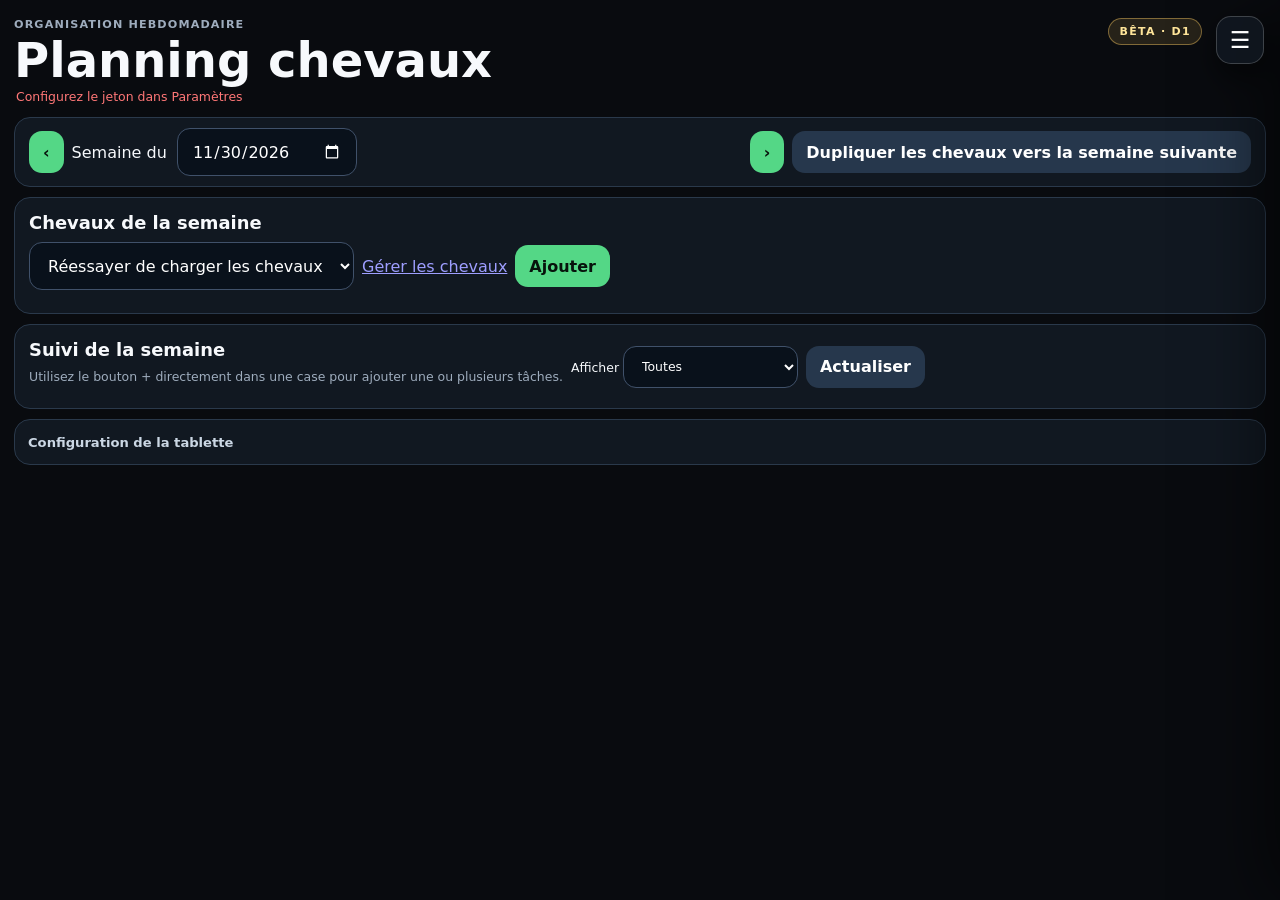
<file: planning.html>
<!DOCTYPE html>
<html lang="fr">
  <head>
    <meta name="generator" content="HTML Tidy for Mac OS X (vers 31 October 2006 - Apple Inc. build 13462), see www.w3.org">
    <meta charset="utf-8">
    <meta name="viewport" content="width=device-width,initial-scale=1,maximum-scale=1,user-scalable=no,viewport-fit=cover">
    <meta name="theme-color" content="#090b0f">
    <title>
      Planning — Backstage bêta
    </title>
    <link rel="stylesheet" href="assets/css/backstage-shell.css?v=20260906-prod-chevaux" type="text/css">
    <link rel="stylesheet" href="assets/css/planning.css?v=20260907-visibility-final" type="text/css">
    <link rel="stylesheet" href="assets/css/planning-enhancements.css?v=20260906-prod-chevaux" type="text/css">
    <link rel="stylesheet" href="assets/css/planning-actions.css?v=20260906-prod-chevaux" type="text/css">
    <link rel="stylesheet" href="assets/css/planning-responsive.css?v=20260906-prod-chevaux" type="text/css">
  </head>
  <body>
    <main class="planning-shell">
      <header class="planning-header">
        <div>
          <p class="planning-eyebrow">Organisation hebdomadaire</p>
          <h1>
            Planning chevaux
          </h1>
        </div>
        <span class="beta-pill">BÊTA · D1</span>
      </header>
      <p id="status" class="status" role="status"></p>
      <section class="toolbar panel">
        <button id="previousWeek" type="button">‹</button><label>Semaine du <input id="week" type="date"></label><button id="nextWeek" type="button">›</button><button id="duplicate" class="secondary" type="button">Dupliquer les chevaux vers la semaine suivante</button>
      </section>
      <section class="panel">
        <h2>
          Chevaux de la semaine
        </h2>
        <form id="horseForm" class="inline-form">
          <select id="horseName" required aria-label="Cheval à afficher"><option value="">Choisir un cheval</option></select><a href="horses.html">Gérer les chevaux</a><button>Ajouter</button>
        </form>
        <div id="horseList" class="chips"></div>
      </section>
      <section class="panel">
        <div class="heading">
          <div>
            <h2>
              Suivi de la semaine
            </h2>
            <p id="progress" class="muted"></p>
            <p class="muted">
              Utilisez le bouton + directement dans une case pour ajouter une ou plusieurs tâches.
            </p>
            <div id="horseFilter" class="horse-filter" aria-label="Filtrer les chevaux affichés"></div>
          </div><label>Afficher <select id="taskFilter"><option value="all">Toutes</option><option value="todo">À faire</option><option value="completed">Réalisées</option><option value="overdue">En retard</option><option value="requests">Demandes paddock</option></select></label><button id="refresh" class="secondary">Actualiser</button>
        </div>
        <nav id="mobileDayNav" class="mobile-day-nav" aria-label="Jour affiché"></nav>
        <div id="board" class="board"></div>
      </section>
      <details class="panel device">
        <summary>Configuration de la tablette</summary>
        <div class="device-body">
          <p>
            Le jeton créé ne permet que de lire et valider ce planning. La création d’un nouveau jeton désactive l’ancien.
          </p><button id="createToken">Créer le jeton de cette tablette</button>
          <div id="tokenResult"></div><a href="https://damiensiri.github.io/push2-beta/ecran.html" target="_blank" rel="noopener">Ouvrir l’écran tablette</a>
        </div>
      </details>
    </main>
    <dialog id="taskDialog">
      <form id="taskForm" class="task-form">
        <div class="dialog-heading">
          <div>
            <h2>
              Ajouter une tâche
            </h2>
            <p id="taskContext" class="muted"></p>
          </div><button id="closeTaskDialog" class="secondary close-dialog" type="button">×</button>
        </div><label>Cheval<select id="taskHorse" required="">
          </select></label><fieldset id="taskDays" class="day-picker"><legend>Jours</legend></fieldset><label>Type<select id="taskType">
          <option value="travail">
            Travail
          </option>
          <option value="longe">
            Longe
          </option>
          <option value="paddock">
            Paddock
          </option>
          <option value="proprietaire">
            Propriétaire
          </option>
          <option value="repos">
            Repos
          </option>
          <option value="cours">Cours</option><option value="concours">
            Concours
          </option>
          <option value="autre">
            Autre
          </option>
        </select></label><label id="paddockField">Paddock<select id="taskPaddock"><option value="Maison">Maison</option><option value="Grande Voie">Grande Voie</option><option value="Beudot">Beudot</option></select></label><label id="startField">Début (facultatif hors paddock)<input id="taskStart" type="time"></label><label id="endField">Fin (facultative hors paddock)<input id="taskEnd" type="time"></label><div class="wide"><div id="publicationSwitch"><label class="publication-control"><input id="taskPwaVisible" type="checkbox" role="switch">Afficher dans la PWA</label></div><p id="publicationAutomatic" hidden>Publié automatiquement dans le planning du cheval.</p></div><label class="wide">Description<input id="taskDescription" maxlength="300" placeholder="Facultative"></label><label id="requestField" class="wide">Demande de mise au paddock liée (facultatif)<select id="taskRequest">
          <option value="">
            Aucune
          </option>
        </select></label><label class="wide">Salarié attribué (facultatif)<select id="taskEmployee">
          <option value="">Aucun salarié</option>
        </select></label>
        <div class="dialog-actions wide">
          <button type="submit" value="close">Ajouter et fermer</button><button type="submit" value="again" class="secondary">Ajouter une autre tâche</button>
        </div>
      </form>
    </dialog><script src="assets/js/planning.js?v=20260907-visibility-final" type="text/javascript">
</script><script src="assets/js/backstage-shell.js?v=20260906-prod-chevaux" type="text/javascript">
</script>
  </body>
</html>
</file>
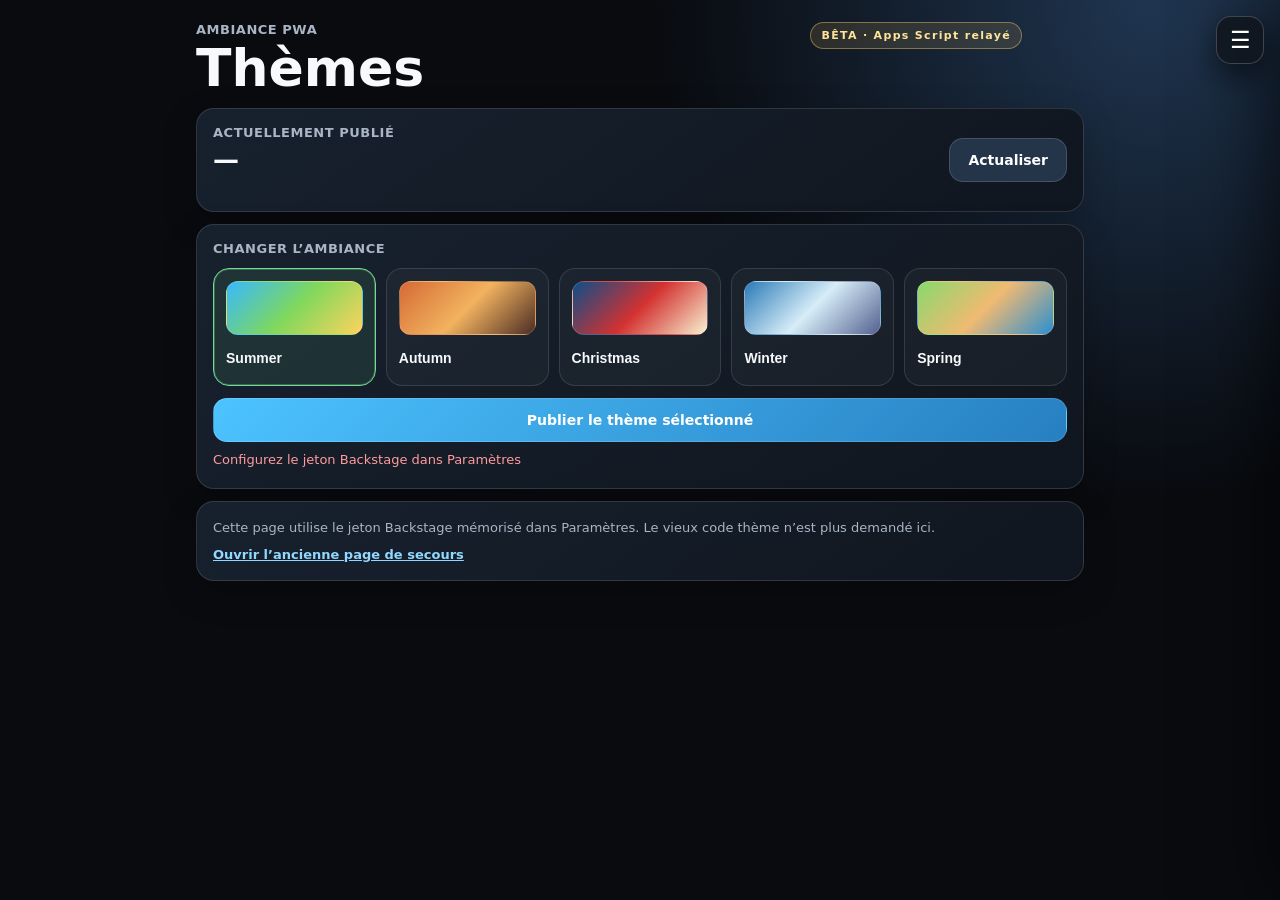
<file: themes.html>
<!doctype html>
<html lang="fr">
<head>
  <meta charset="utf-8">
  <meta name="viewport" content="width=device-width,initial-scale=1,maximum-scale=1,user-scalable=no,viewport-fit=cover">
  <meta name="theme-color" content="#090b0f">
  <title>Thèmes — Backstage bêta</title>
  <link rel="stylesheet" href="assets/css/backstage-shell.css?v=20260831-1">
  <link rel="stylesheet" href="assets/css/themes-admin.css?v=20260831-1">
</head>
<body class="theme-admin-page">
  <main class="theme-shell">
    <header class="theme-header">
      <div>
        <p class="eyebrow">Ambiance PWA</p>
        <h1>Thèmes</h1>
      </div>
      <span class="beta-pill">BÊTA · Apps Script relayé</span>
    </header>

    <section class="theme-card theme-current-card">
      <div>
        <p class="eyebrow">Actuellement publié</p>
        <strong id="currentTheme">—</strong>
        <small id="themeUpdatedAt"></small>
      </div>
      <button id="refreshTheme" type="button">Actualiser</button>
    </section>

    <section class="theme-card">
      <p class="eyebrow">Changer l’ambiance</p>
      <div id="themeChoices" class="theme-choice-grid" aria-label="Choix du thème"></div>
      <button id="publishTheme" class="theme-primary" type="button">Publier le thème sélectionné</button>
      <p id="themeStatus" class="theme-status" role="status">Chargement…</p>
    </section>

    <section class="theme-card theme-note">
      <p>Cette page utilise le jeton Backstage mémorisé dans Paramètres. Le vieux code thème n’est plus demandé ici.</p>
      <p><a href="https://damiensiri.github.io/push2-beta/admin.html" target="_blank" rel="noopener">Ouvrir l’ancienne page de secours</a></p>
    </section>
  </main>
  <script src="assets/js/themes-admin.js?v=20260831-1"></script>
  <script src="assets/js/backstage-shell.js?v=20260906-prod-chevaux"></script>
</body>
</html>
</file>
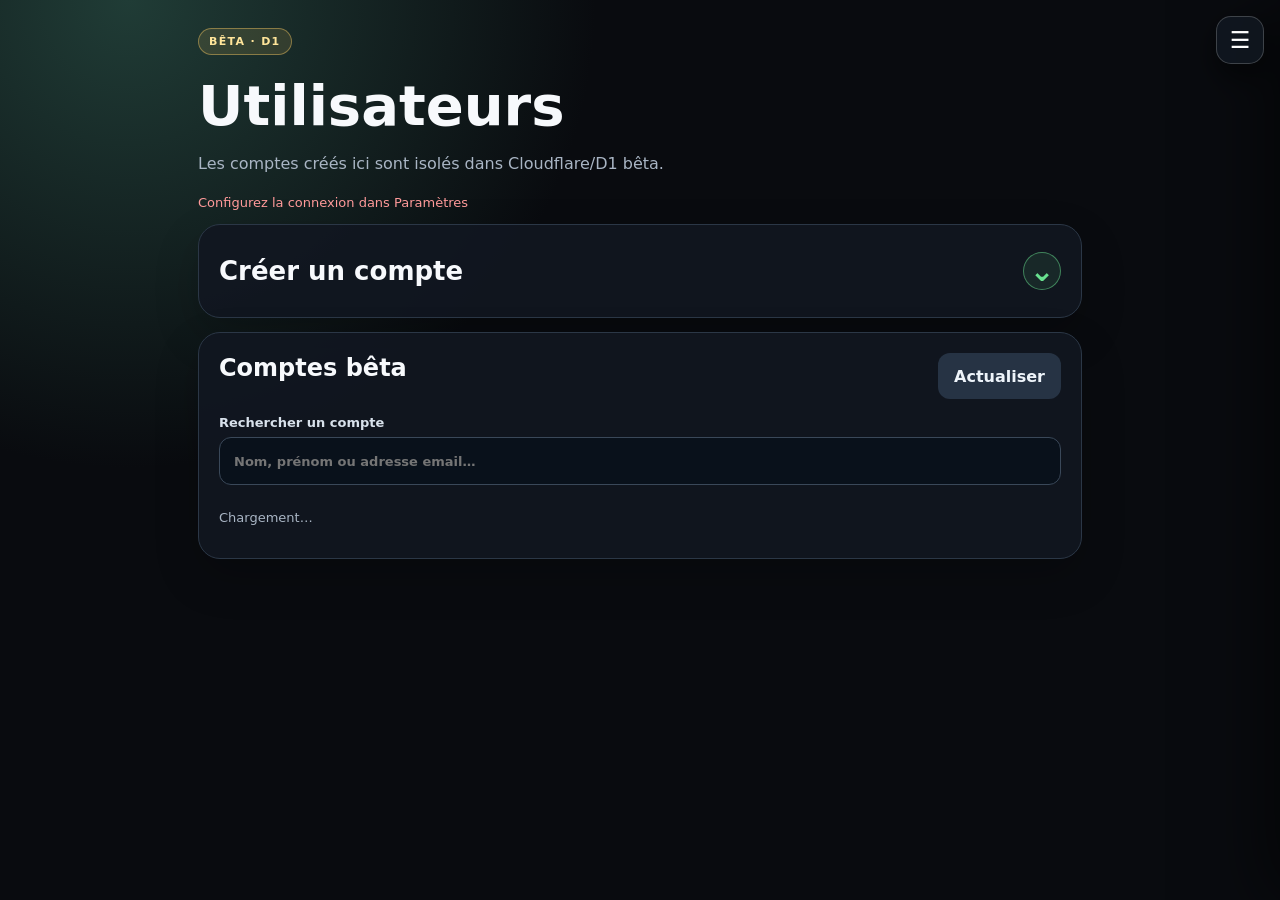
<file: users.html>
<!doctype html>
<html lang="fr">
<head>
  <meta charset="utf-8">
  <meta name="viewport" content="width=device-width,initial-scale=1,maximum-scale=1,user-scalable=no,viewport-fit=cover">
  <meta name="theme-color" content="#090b0f">
  <link rel="manifest" href="manifest.webmanifest">
  <title>Utilisateurs — Backstage bêta</title>
  <link rel="stylesheet" href="assets/css/backstage-shell.css?v=20260831-1">
  <link rel="stylesheet" href="assets/css/users.css?v=20260831-1">
</head>
<body class="users-page">
  <main class="users-shell">
    <header class="users-header"><span class="beta-pill">BÊTA · D1</span><h1>Utilisateurs</h1>
      <p>Les comptes créés ici sont isolés dans Cloudflare/D1 bêta.</p></header>
    <p id="connectionStatus" class="status" role="status"></p>
    <section class="users-panel create-panel" aria-labelledby="createTitle">
      <button id="createPanelToggle" class="create-panel-toggle" type="button" aria-expanded="false" aria-controls="createPanelBody">
        <span id="createTitle">Créer un compte</span><span class="create-panel-arrow" aria-hidden="true">⌄</span>
      </button>
      <div id="createPanelBody" class="create-panel-body" aria-hidden="true"><div class="create-panel-inner">
      <form id="userForm"><div class="field-grid">
        <label>Prénom<input id="firstName" maxlength="60" autocomplete="given-name" required></label>
        <label>Nom<input id="lastName" maxlength="80" autocomplete="family-name" required></label>
        <label>Adresse email<input id="email" type="email" maxlength="160" autocomplete="email" required></label>
        <label>Rôle<select id="role"><option value="client">Client</option><option value="staff">Équipe</option><option value="admin">Administrateur</option></select></label>
        <label>Mot de passe temporaire<input id="temporaryPassword" type="password" minlength="12" maxlength="200" autocomplete="new-password" required></label>
      </div><p class="help">12 caractères minimum. L’utilisateur devra le remplacer à sa première connexion.</p>
      <button type="submit">Créer le compte bêta</button><p id="createStatus" class="status" role="status"></p></form>
      </div></div>
    </section>
    <section class="users-panel"><div class="panel-heading"><h2>Comptes bêta</h2><button id="refreshBtn" class="secondary" type="button">Actualiser</button></div>
      <label class="users-search"><span>Rechercher un compte</span><input id="usersSearch" type="search" autocomplete="off" placeholder="Nom, prénom ou adresse email…"></label>
      <div id="usersList" class="users-list"><p class="empty">Chargement…</p></div></section>
  </main>
  <div id="userDetailsModal" class="user-modal" hidden>
    <div class="user-modal-sheet" role="dialog" aria-modal="true" aria-labelledby="userDetailsTitle">
      <div class="panel-heading"><h2 id="userDetailsTitle">Détails utilisateur</h2><button id="closeUserDetails" class="secondary" type="button">Fermer</button></div>
      <div id="userDetailsBody"></div>
    </div>
  </div>
  <script src="assets/js/users.js?v=20260831-1"></script>
  <script src="assets/js/backstage-shell.js?v=20260906-prod-chevaux"></script>
</body>
</html>
</file>
<file: assets/css/backstage-shell.css>
:root{
  color-scheme:dark;
  --shell-bg:#090b0f;
  --shell-panel:#111720;
  --shell-panel-soft:#161e29;
  --shell-line:#2b3746;
  --shell-text:#f7f9fc;
  --shell-muted:#a9b5c4;
  --shell-accent:#f5c760;
  font-family:Inter,ui-sans-serif,system-ui,-apple-system,BlinkMacSystemFont,"Segoe UI",sans-serif;
}
*{box-sizing:border-box}
.backstage-home{min-height:100vh;margin:0;background:radial-gradient(circle at 90% 0,#1f3550 0,transparent 34%),var(--shell-bg);color:var(--shell-text)}
.home-shell{width:min(920px,100%);margin:auto;padding:calc(28px + env(safe-area-inset-top)) 18px calc(38px + env(safe-area-inset-bottom))}
.home-header{position:relative;margin-bottom:28px;padding-right:64px}
.beta-pill{display:inline-flex;margin-bottom:18px;padding:6px 10px;border:1px solid #f5c76070;border-radius:999px;background:#f5c76020;color:#ffe59a;font-size:11px;font-weight:900;letter-spacing:.12em}
.eyebrow{margin:0 0 5px;color:var(--shell-muted);font-size:13px;font-weight:750;letter-spacing:.04em;text-transform:uppercase}
.home-header h1{margin:0;font-size:clamp(38px,9vw,68px);line-height:1}
.home-intro{max-width:570px;margin:13px 0 0;color:#c5cfdb;font-size:16px;line-height:1.55}
.home-summary{margin:0 0 22px;padding:18px;border:1px solid #ffffff20;border-radius:22px;background:linear-gradient(145deg,#17212e,#10161f);box-shadow:0 18px 45px #00000035}
.home-summary-heading{display:flex;align-items:center;justify-content:space-between;gap:16px;margin-bottom:14px}
.home-summary-heading .eyebrow{margin-bottom:3px;color:#87e2a5}
.home-summary-heading h2{margin:0;font-size:24px}
.home-summary-heading button{width:42px;height:42px;border:1px solid #ffffff26;border-radius:13px;background:#ffffff0c;color:#fff;font-size:23px;cursor:pointer}
.home-summary-heading button:disabled{opacity:.55}
.home-summary-grid{display:grid;grid-template-columns:repeat(4,minmax(0,1fr));gap:10px}
.home-summary-grid a{display:grid;grid-template-columns:auto 1fr;align-items:center;gap:2px 9px;min-height:88px;padding:13px;border:1px solid #ffffff14;border-radius:16px;background:#ffffff08;color:var(--shell-text);text-decoration:none}
.home-summary-grid a>span{grid-row:1/3;font-size:22px}
.home-summary-grid strong{font-size:25px;line-height:1}
.home-summary-grid small{color:var(--shell-muted);font-size:12px;line-height:1.25}
.home-summary-grid a.has-items{border-color:#f5c76066;background:#f5c7600c}
.home-summary-grid a.has-items strong{color:#ffe08a}
.home-summary-status{min-height:18px;margin:10px 2px 0;color:var(--shell-muted);font-size:12px}
.home-summary-status.error{color:#ff9b9b}
.module-grid{display:grid;grid-template-columns:repeat(2,minmax(0,1fr));gap:14px}
.module-card{position:relative;display:grid;grid-template-columns:54px minmax(0,1fr) auto;align-items:center;gap:14px;min-height:132px;padding:20px;border:1px solid var(--shell-line);border-radius:22px;background:linear-gradient(145deg,#182230,#10161f);box-shadow:0 18px 45px #00000035;color:var(--shell-text);text-decoration:none;overflow:hidden;transition:transform .15s ease,border-color .15s ease}
.module-card::before{content:"";position:absolute;inset:0 auto 0 0;width:4px;background:var(--card-accent,#5b8dff)}
.module-card:active{transform:scale(.985)}
.module-card:focus-visible{outline:3px solid #8db1ff;outline-offset:3px}
.module-icon{display:grid;place-items:center;width:54px;height:54px;border-radius:17px;background:color-mix(in srgb,var(--card-accent,#5b8dff) 18%,transparent);font-size:26px}
.module-copy{display:grid;gap:7px;min-width:0}
.module-copy strong{font-size:21px}
.module-copy small{color:var(--shell-muted);font-size:13px;line-height:1.4}
.module-arrow{font-size:38px;color:#dce5ef}
.module-spaces{--card-accent:#68e18f}.module-paddocks{--card-accent:#5b8dff}.module-notifications{--card-accent:#c68cff}.module-hours{--card-accent:#5bd4e8}.module-alerts{--card-accent:#f5c760}.module-users{--card-accent:#8490a0}
.module-liberte{--card-accent:#74dc92}.module-billing{--card-accent:#f0b85b}.module-themes{--card-accent:#d68cff}
.module-card.is-disabled{opacity:.62}
.coming-soon{padding:5px 8px;border-radius:999px;background:#ffffff10;color:#cbd3df;font-size:10px;font-weight:800;white-space:nowrap}

.backstage-menu-button{position:fixed;z-index:1001;top:calc(16px + env(safe-area-inset-top));right:16px;display:grid;place-items:center;width:48px;height:48px;min-height:48px;padding:0;border:1px solid #ffffff32;border-radius:15px;background:#111720ed;color:#fff;box-shadow:0 12px 30px #0008;font-size:23px;cursor:pointer}
.backstage-menu-overlay{position:fixed;z-index:999;inset:0;background:#02060bb8;backdrop-filter:blur(6px);opacity:0;pointer-events:none;transition:opacity .2s ease}
.backstage-menu{position:fixed;z-index:1000;top:0;right:0;width:min(330px,88vw);height:100dvh;padding:calc(82px + env(safe-area-inset-top)) 18px calc(24px + env(safe-area-inset-bottom));border-left:1px solid #ffffff25;background:#0d141ded;box-shadow:-28px 0 70px #0009;transform:translateX(105%);transition:transform .22s ease;overflow-y:auto}
.backstage-menu.is-open{transform:translateX(0)}
.backstage-menu-overlay.is-open{opacity:1;pointer-events:auto}
.backstage-menu-title{margin:0 0 16px;color:#9eacbd;font-size:11px;font-weight:850;letter-spacing:.13em;text-transform:uppercase}
.backstage-menu nav{display:grid;gap:8px}
.backstage-menu a{display:flex;align-items:center;gap:12px;min-height:50px;padding:12px 14px;border:1px solid transparent;border-radius:14px;color:#eef4fa;text-decoration:none;font-weight:750}
.backstage-menu a:hover,.backstage-menu a.is-current{border-color:#ffffff22;background:#ffffff0d}
.backstage-menu a.is-disabled{opacity:.45;pointer-events:none}
body.menu-open{overflow:hidden}

@media(max-width:620px){
  .home-summary-grid{grid-template-columns:repeat(2,minmax(0,1fr))}
  .module-grid{grid-template-columns:1fr}
  .module-card{min-height:112px;padding:16px}
  .home-intro{font-size:15px}
}

/* Interface compacte validée le 2026-07-28. */
.backstage-home .home-shell{padding-top:calc(18px + env(safe-area-inset-top))}
.backstage-home .home-header{margin-bottom:10px}
.backstage-home .home-title-row{display:flex;align-items:flex-start;justify-content:space-between;gap:18px}
.backstage-home .home-title-row h1{font-size:clamp(2rem,5vw,3.2rem);line-height:1.05}
.backstage-home .home-title-row .beta-pill{flex:0 0 auto;margin:0}
.backstage-home .home-intro{margin-top:6px;font-size:13px;line-height:1.4}
.backstage-home .home-summary{margin-bottom:10px;padding:13px;border-radius:16px;box-shadow:0 10px 28px #0003}
.backstage-home .home-summary-heading{margin-bottom:8px}
.backstage-home .home-summary-heading h2{font-size:18px}
.backstage-home .home-summary-heading button{width:38px;height:38px;border-radius:10px;font-size:20px}
.backstage-home .home-summary-grid{gap:6px}
.backstage-home .home-summary-grid a{min-height:64px;padding:9px;border-radius:11px}
.backstage-home .home-summary-grid a>span{font-size:18px}
.backstage-home .home-summary-grid strong{font-size:20px}
.backstage-home .home-summary-grid small{font-size:10px}
.backstage-home .home-summary-status{min-height:15px;margin-top:6px;font-size:10px}
.backstage-home .module-grid{gap:7px}
.backstage-home .module-card{grid-template-columns:42px minmax(0,1fr) auto;gap:10px;min-height:86px;padding:11px 13px;border-radius:14px;box-shadow:0 9px 24px #0003}
.backstage-home .module-card::before{width:3px}
.backstage-home .module-icon{width:42px;height:42px;border-radius:12px;font-size:21px}
.backstage-home .module-copy{gap:3px}
.backstage-home .module-copy strong{font-size:16px}
.backstage-home .module-copy small{font-size:11px;line-height:1.3}
.backstage-home .module-arrow{font-size:27px}
@media(max-width:620px){
  .backstage-home .home-shell{padding-inline:11px}
  .backstage-home .home-header{padding-right:58px}
  .backstage-home .home-title-row{display:block}
  .backstage-home .home-title-row .beta-pill{position:absolute;top:0;right:64px}
  .backstage-home .home-summary{padding:11px}
  .backstage-home .module-card{min-height:76px;padding:9px 11px}
}
</file>
<file: assets/css/administration.css>
:root{
  color-scheme:dark;
  font-family:Montserrat,-apple-system,BlinkMacSystemFont,"Segoe UI",sans-serif;
  background:#081827;
  color:#f6fbff;
}

*{box-sizing:border-box}
body{margin:0;background:linear-gradient(160deg,#0d2941,#174d70 55%,#237ca4);min-height:100vh}
button,input,textarea,select{font:inherit}
button{cursor:pointer}
[hidden]{display:none!important}

.admin-shell{width:min(760px,100%);margin:auto;padding:calc(20px + env(safe-area-inset-top)) 16px calc(32px + env(safe-area-inset-bottom))}
.admin-header{display:flex;align-items:flex-start;justify-content:space-between;gap:16px;margin-bottom:20px;padding-right:62px}
.admin-heading{min-width:0;flex:1}
.admin-title-row{display:flex;align-items:center;gap:12px}
.admin-header h1{font-size:34px;margin:0 0 4px;white-space:nowrap}
.admin-header p{margin:0;color:#c9dfed;line-height:1.45}
.environment{display:inline-block;background:#ffb23f;color:#1d2730;font-size:11px;font-weight:800;letter-spacing:.08em;border-radius:999px;padding:6px 10px}

.panel{margin:16px 0;padding:18px;border:1px solid #ffffff30;border-radius:24px;background:#102d45d9;box-shadow:0 18px 48px #00101f4d;backdrop-filter:blur(18px)}
.panel h2{font-size:19px;margin:0 0 16px}
.panel-title{font-size:19px;font-weight:850;color:#f6fbff}
.collapsible-panel>summary,.technical-fallback summary{display:flex;align-items:center;justify-content:space-between;gap:12px;margin:-2px 0 14px;cursor:pointer;list-style:none}
.collapsible-panel>summary::-webkit-details-marker,.technical-fallback summary::-webkit-details-marker{display:none}
.collapsible-panel>summary::after,.technical-fallback summary::after{content:"⌄";flex:0 0 auto;color:#b9d6e6;font-size:20px;font-weight:900;line-height:1;transition:transform .18s ease}
.collapsible-panel[open]>summary::after,.technical-fallback[open] summary::after{transform:rotate(180deg)}
.collapsible-panel:not([open]),.technical-fallback:not([open]){background:#071b2b66}
.collapsible-panel:not([open])>*:not(summary),.technical-fallback:not([open])>*:not(summary){display:none}
.collapsible-panel>summary button{position:relative;z-index:2}
.technical-fallback summary{font-size:15px;font-weight:850;color:#b9d6e6}
.technical-fallback summary::after{font-size:17px}
.panel-heading{display:flex;align-items:center;justify-content:space-between;gap:12px}
.panel-heading h2{margin:0}
label{display:block;margin:13px 0 6px;color:#d8e9f4;font-size:13px;font-weight:700}
input,textarea,select{width:100%;margin-top:7px;border:1px solid #ffffff30;border-radius:14px;padding:13px;color:#fff;background:#061827;outline:none;font-size:16px}
input:focus,textarea:focus,select:focus{border-color:#70c7f5;box-shadow:0 0 0 3px #70c7f529}
textarea{resize:vertical;line-height:1.5}
.format-toolbar{display:flex;gap:7px;margin-top:8px}
.format-toolbar button{width:auto;min-width:42px;padding:8px 11px;border:1px solid #ffffff30;border-radius:10px;background:#ffffff12;color:#fff;font-size:13px}

button{width:100%;border:0;border-radius:14px;padding:13px 16px;background:#ffb23f;color:#172430;font-weight:800}
button.secondary{width:auto;padding:9px 12px;border:1px solid #ffffff30;background:#ffffff12;color:#fff;font-size:12px}
.forget-button{margin-top:10px}
.push-settings-button.is-on{background:#63d492;color:#092719}
.push-settings-button.is-error{background:#d05a5a;color:#fff}
.switches{display:grid;gap:2px;margin:15px 0}
.single-option{margin-bottom:10px}
.check{display:flex;align-items:center;gap:10px;margin:4px 0;padding:10px 12px;border-radius:14px;background:#ffffff0d}
.check input[type="checkbox"]{
  appearance:none;
  -webkit-appearance:none;
  display:grid;
  place-content:center;
  flex:0 0 24px;
  width:24px;
  height:24px;
  margin:0;
  padding:0;
  border:2px solid #d8e9f4;
  border-radius:7px;
  background:#061827;
  box-shadow:none;
}
.check input[type="checkbox"]::before{
  content:"";
  width:11px;
  height:6px;
  border-left:3px solid #172430;
  border-bottom:3px solid #172430;
  transform:rotate(-45deg) scale(0);
  transform-origin:center;
}
.check input[type="checkbox"]:checked{border-color:#ffb23f;background:#ffb23f}
.check input[type="checkbox"]:checked::before{transform:rotate(-45deg) scale(1)}
.check input[type="checkbox"]:focus-visible{box-shadow:0 0 0 3px #70c7f54d}
.safety-note{color:#ffd99d;font-size:12px;line-height:1.5}
.form-actions{display:grid;grid-template-columns:1fr 1fr;gap:10px}
.form-actions .send{background:#63d492;color:#092719}
.form-actions .schedule{grid-column:1/-1;background:#70c7f5;color:#061827}
.schedule-fields{display:grid;grid-template-columns:minmax(0,1fr) minmax(0,1fr);gap:10px;margin:8px 0 10px;padding:10px;border:1px solid #ffffff1f;border-radius:14px;background:#ffffff0a;overflow:hidden}
.schedule-fields label{min-width:0}
.schedule-fields input{display:block;width:100%;max-width:100%;min-width:0;-webkit-appearance:none;appearance:none}
.action-help{margin:10px 2px 0;color:#b9d6e6;font-size:11px;line-height:1.45}
.status{min-height:18px;margin:10px 2px 0;color:#b9ddf2;font-size:12px}
.status.error{color:#ffaaa7}
.status.success{color:#a9efc2}

.alerts-list{display:grid;gap:12px}
.alerts-scroll{max-height:min(62vh,720px);overflow-y:auto;padding-right:5px;overscroll-behavior:contain;scrollbar-gutter:stable}
.alert-item{padding:15px;border:1px solid #ffffff24;border-radius:18px;background:#071b2b80}
.alert-top{display:flex;justify-content:space-between;gap:12px}
.alert-item h3{margin:0 0 5px;font-size:16px}
.alert-meta{margin:0;color:#a9cadc;font-size:11px}
.alert-message{margin:12px 0;color:#e5f2f9;font-size:13px;line-height:1.5;white-space:pre-wrap}
.badges{display:flex;flex-wrap:wrap;gap:6px;margin-bottom:12px}
.badge{padding:4px 7px;border-radius:999px;background:#ffffff14;color:#d9ecf6;font-size:10px;font-weight:800}
.badge.active{background:#2bb76c2e;color:#a9efc2}
.badge.inactive{background:#d05a5a2e;color:#ffc0bd}
.alert-actions{display:flex;gap:8px}
.alert-item button{width:auto;padding:8px 12px;font-size:12px}
.alert-item button.danger{border:1px solid #ffaaa766;background:#d05a5a2e;color:#ffc0bd}
.empty{color:#b5cedd;text-align:center;padding:16px}
.section-help{margin:-7px 0 14px;color:#b9d6e6;font-size:12px;line-height:1.45}
.spaces-overview .panel-heading{margin-bottom:12px}
.spaces-overview .section-help{margin:0 0 14px}
.space-pills{display:grid;gap:12px}
.space-pill{padding:14px;border:1px solid #ffffff24;border-radius:20px;background:#071b2b80}
.space-pill-head{display:flex;align-items:center;justify-content:space-between;gap:10px}
.space-summary{display:grid;gap:4px;min-width:0}
.space-summary strong{font-size:16px}
.space-summary span{color:#b9d6e6;font-size:12px;white-space:nowrap;overflow:hidden;text-overflow:ellipsis}
.space-chevron{flex:0 0 42px;width:42px;height:42px;padding:0;border:1px solid #ffffff30;border-radius:50%;background:#ffffff12;color:#fff;font-size:28px;line-height:1}
.quick-actions{display:grid;grid-template-columns:repeat(4,1fr);gap:6px;margin-top:12px}
.quick-actions button,.quick-toggle button{padding:8px 6px;border:1px solid #ffffff24;background:#ffffff0d;color:#d9ecf6;font-size:10px}
.quick-actions button.selected,.quick-toggle button.selected{border-color:#ffb23f;background:#ffb23f;color:#172430}
.quick-options{display:grid;grid-template-columns:1fr 1fr;gap:8px;margin-top:8px}
.quick-toggle{display:grid;grid-template-columns:1fr auto auto auto;align-items:center;gap:5px;padding:7px 8px;border-radius:12px;background:#ffffff08}
.quick-toggle span{font-size:10px;font-weight:800;color:#c9dfed}
.quick-toggle button{width:auto;padding:6px 7px}
.quick-toggle button:disabled{opacity:.35;cursor:not-allowed}
body.space-editor-open{overflow:hidden}
.space-editor-overlay{position:fixed;z-index:1100;inset:0;display:grid;align-items:center;padding:calc(16px + env(safe-area-inset-top)) 16px calc(16px + env(safe-area-inset-bottom));background:#020914c7;backdrop-filter:blur(7px)}
.space-editor-sheet{width:min(700px,100%);max-height:min(88dvh,850px);margin:auto;overflow-y:auto;overscroll-behavior:contain;border:1px solid #ffffff38;border-radius:28px;background:#0d2b43;box-shadow:0 28px 80px #000b}
.space-editor-sheet .panel{margin:0;border:0;border-radius:0;background:transparent;box-shadow:none;backdrop-filter:none}
.space-editor-sheet .panel+.panel{border-top:1px solid #ffffff24}
.two-columns{display:grid;grid-template-columns:1fr 1fr;gap:10px}
.three-columns{display:grid;grid-template-columns:1fr 1fr 1fr;gap:10px}
.schedule-grid{display:grid;gap:8px;margin-bottom:14px}
.schedule-row{display:grid;grid-template-columns:minmax(84px,1fr) 105px 105px;align-items:center;gap:8px;padding:9px;border-radius:14px;background:#071b2b80}
.schedule-row strong{font-size:12px;color:#d8e9f4}
.schedule-row input{margin:0;padding:10px 7px;text-align:center}
.exceptions-list{display:grid;gap:10px}
.exception-item{display:flex;align-items:flex-start;justify-content:space-between;gap:12px;padding:13px;border:1px solid #ffffff24;border-radius:16px;background:#071b2b80}
.exception-item p{margin:5px 0 0;color:#d8e9f4;font-size:12px;line-height:1.4;white-space:pre-wrap}
button.danger{border:1px solid #ffaaa766;background:#d05a5a2e;color:#ffc0bd}
button.compact{width:auto;padding:8px 10px;font-size:11px}
.program-tabs{display:flex;gap:8px;margin:12px 0;overflow-x:auto;padding-bottom:2px}
.program-tabs button{flex:1 0 auto;width:auto;min-width:105px;border:1px solid #ffffff24;background:#ffffff0d;color:#d9ecf6}
.program-tabs button.selected{border-color:#70c7f5;background:#70c7f526;color:#fff}
.hour-program-bulk{display:grid;grid-template-columns:repeat(3,minmax(120px,1fr)) auto;gap:8px;align-items:end;margin:8px 0 10px;padding:10px;border:1px solid #ffffff1f;border-radius:16px;background:#ffffff0a}
.hour-program-bulk label{margin:0}
.hour-program-bulk button{width:auto;white-space:normal}
.hour-program-grid{display:grid;gap:12px;margin:10px 0 14px}
.hour-program-target{min-width:0;padding:12px;border:1px solid #ffffff22;border-radius:16px;background:#071b2b66;overflow-x:auto}
.hour-program-target h3{margin:0 0 10px;font-size:15px}
.hour-program-row{display:grid;grid-template-columns:34px 90px 130px 104px 104px minmax(170px,1fr);gap:7px;align-items:center;min-width:640px;padding:7px 0;border-top:1px solid #ffffff12}
.hour-program-row.is-general{grid-template-columns:34px 90px minmax(0,1fr) minmax(0,1fr);min-width:0;max-width:470px}
.hour-program-row.is-work{grid-template-columns:34px 90px minmax(0,1fr) minmax(0,1fr);min-width:0;max-width:470px}
.hour-program-row.is-paddocks{grid-template-columns:34px 84px minmax(104px,130px) minmax(0,104px) minmax(0,104px);min-width:0;max-width:620px}
.hour-program-row:first-of-type{border-top:0}
.hour-program-row strong{font-size:11px;color:#d8e9f4}
.hour-program-row input,.hour-program-row select{margin:0;padding:8px 9px;font-size:13px}
.program-day-check{display:grid;place-items:center;margin:0}
.program-day-check input{width:24px;height:24px;padding:0}
.program-inline-options{display:grid;grid-template-columns:1fr 1fr;gap:7px;grid-column:1/-1;margin-left:90px}
.program-inline-options label{display:grid;grid-template-columns:auto 94px;align-items:center;gap:8px;margin:0;color:#b9d6e6}
.hour-program-list{display:grid;gap:8px}
.hour-program-item{display:flex;align-items:center;justify-content:space-between;gap:10px;padding:11px;border:1px solid #ffffff24;border-radius:14px;background:#071b2b80}
.hour-program-item strong{font-size:14px}
.hour-program-item p{margin:4px 0 0;color:#b9d6e6;font-size:11px}
.activity-program-grid{display:grid;grid-template-columns:1fr 1fr;gap:12px;margin:10px 0 14px}
.activity-program-target{display:grid;gap:10px}
.activity-program-target h3{margin-bottom:0}
.activity-program-group{display:grid;gap:6px;padding:10px;border:1px solid #ffffff18;border-radius:14px;background:#ffffff08}
.activity-program-group h4{margin:0 0 2px;color:#70c7f5;font-size:13px;font-weight:900;letter-spacing:.04em;text-transform:uppercase}
.activity-program-row{display:grid;grid-template-columns:82px 1fr 76px 94px 94px;gap:7px;align-items:center;padding:7px 8px;border:1px solid #ffffff12;border-radius:11px;background:#06182780}
.activity-program-row strong,.activity-program-row span{font-size:11px;color:#d8e9f4}
.activity-program-row span{font-weight:750;color:#b9d6e6}
.activity-program-row input,.activity-program-row select{margin:0;padding:8px 9px;font-size:13px}

@media(max-width:520px){
  .admin-header{display:block;padding-right:58px}
  .admin-title-row{justify-content:space-between;gap:8px}
  .admin-header h1{font-size:28px}
  .environment{flex:0 0 auto;padding:4px 7px;font-size:8px;letter-spacing:.04em;white-space:nowrap}
  .space-editor-overlay{align-items:end;padding:calc(10px + env(safe-area-inset-top)) 0 0}
  .space-editor-sheet{width:100%;max-height:92dvh;margin:0;border-radius:26px 26px 0 0;border-bottom:0;padding-bottom:env(safe-area-inset-bottom)}
  .quick-options{grid-template-columns:1fr}
  .schedule-row{grid-template-columns:82px 1fr 1fr}
  .program-tabs button{min-width:94px}
  .hour-program-bulk{grid-template-columns:1fr 1fr;gap:8px}
  .hour-program-bulk button{grid-column:1/-1;width:100%}
  .hour-program-target{padding:10px}
  .hour-program-row{min-width:0;grid-template-columns:30px 70px 1fr 1fr}
  .hour-program-row.is-general{grid-template-columns:30px 70px 1fr 1fr;min-width:0;max-width:none}
  .hour-program-row.is-work{grid-template-columns:30px 70px 1fr 1fr;min-width:0;max-width:none}
  .hour-program-row.is-paddocks{grid-template-columns:30px 70px 1fr 1fr;min-width:0;max-width:none}
  .hour-program-row.is-paddocks select{grid-column:3/-1}
  .hour-program-row.is-paddocks input[data-field="opensAt"]{grid-column:3}
  .hour-program-row.is-paddocks input[data-field="closesAt"]{grid-column:4}
  .program-inline-options{margin-left:78px}
  .hour-program-item{align-items:flex-start;flex-direction:column}
  .activity-program-grid{grid-template-columns:1fr}
  .activity-program-row{grid-template-columns:70px 1fr 72px;gap:6px}
  .activity-program-row input{grid-column:span 1}
  .activity-program-row input[data-field="startsAt"]{grid-column:1/3}
  .activity-program-row input[data-field="endsAt"]{grid-column:3}
  .three-columns{grid-template-columns:1fr}
}

/* Pilote UX 2026-07-28 : administration compacte, logique inchangée. */
.admin-shell{width:min(900px,100%);padding-top:calc(18px + env(safe-area-inset-top))}
.admin-header{align-items:flex-start;margin-bottom:8px;padding-right:62px}
.admin-heading h1{margin:0;font-size:clamp(30px,5vw,42px);line-height:1.05}
.admin-header> .environment{flex:0 0 auto;margin-top:0}
.admin-eyebrow{margin:0 0 4px!important;color:#9fb3c4!important;font-size:11px!important;font-weight:850;letter-spacing:.1em;text-transform:uppercase}
.admin-header p#adminPageSubtitle{margin-top:5px;font-size:12px;line-height:1.35}
.environment{padding:5px 8px;font-size:9px}
.panel{margin:10px 0;padding:14px;border-radius:16px;box-shadow:0 10px 28px #00101f40}
.panel h2{margin-bottom:9px;font-size:17px}
.panel-title{font-size:17px}
.collapsible-panel>summary,.technical-fallback summary{margin:0 0 10px}
.panel-heading{align-items:flex-start}
.panel-heading h2{margin:0}
label{margin:9px 0 4px;font-size:11px}
input,textarea,select{margin-top:4px;padding:10px 11px;border-radius:10px;font-size:14px}
button{min-height:42px;padding:9px 12px;border-radius:10px}
button.secondary{padding:7px 10px;font-size:11px}
.section-help{margin:-3px 0 9px;font-size:11px;line-height:1.35}
.format-toolbar{margin-top:5px}
.format-toolbar button{min-height:36px;padding:6px 9px}
.switches{margin:9px 0}
.check{padding:8px 10px;border-radius:10px}
.form-actions{gap:6px}
.schedule-fields{gap:7px;margin:6px 0 8px;padding:8px;border-radius:11px}
.action-help{margin-top:7px}
.status{min-height:16px;margin-top:6px}
.alerts-list{gap:7px}
.alerts-scroll{max-height:min(70vh,760px)}
.alert-item{padding:10px 11px;border-radius:12px}
.alert-message{margin:7px 0;font-size:12px;line-height:1.4}
.badges{gap:4px;margin-bottom:7px}
.alert-actions{gap:5px}
.space-pills{gap:7px}
.space-pill{padding:10px 11px;border-radius:13px}
.space-summary strong{font-size:14px}
.space-summary span{font-size:10px}
.space-chevron{flex-basis:36px;width:36px;height:36px;font-size:23px}
.quick-actions{gap:4px;margin-top:8px}
.quick-options{gap:5px;margin-top:5px}
.quick-toggle{padding:5px 6px;border-radius:9px}
.schedule-grid{gap:5px;margin-bottom:9px}
.schedule-row{padding:6px;border-radius:9px}
.schedule-row input{padding:8px 6px}
.exceptions-list{gap:6px}
.exception-item{padding:9px 10px;border-radius:11px}
.space-editor-sheet{border-radius:18px}
@media(max-width:520px){
  .admin-shell{padding-inline:11px}
  .admin-header{display:flex;padding-right:58px}
  .admin-header> .environment{position:absolute;top:calc(18px + env(safe-area-inset-top));right:72px}
  .panel{padding:11px}
  .schedule-fields{grid-template-columns:minmax(0,1fr);padding:10px}
  .schedule-fields input{font-size:16px}
  .space-editor-sheet .panel{padding:13px}
}

/* L’onglet Espaces conserve volontairement sa présentation historique. */
body.admin-section-spaces .admin-shell{
  width:min(760px,100%);
  padding:calc(20px + env(safe-area-inset-top)) 16px calc(32px + env(safe-area-inset-bottom));
}
body.admin-section-spaces .admin-header{margin-bottom:20px}
body.admin-section-spaces .admin-heading h1{font-size:34px}
body.admin-section-spaces .admin-header p#adminPageSubtitle{margin-top:0;font-size:initial;line-height:1.45}
body.admin-section-spaces .environment{padding:6px 10px;font-size:11px}
body.admin-section-spaces .panel{margin:16px 0;padding:18px;border-radius:24px;box-shadow:0 18px 48px #00101f4d}
body.admin-section-spaces .panel h2{margin-bottom:16px;font-size:19px}
body.admin-section-spaces .spaces-overview .panel-heading{margin-bottom:12px}
body.admin-section-spaces .spaces-overview .section-help{margin:0 0 14px;font-size:12px;line-height:1.45}
body.admin-section-spaces .space-pills{gap:12px}
body.admin-section-spaces .space-pill{padding:14px;border-radius:20px}
body.admin-section-spaces .space-summary strong{font-size:16px}
body.admin-section-spaces .space-summary span{font-size:12px}
body.admin-section-spaces .space-chevron{flex-basis:42px;width:42px;height:42px;font-size:28px}
body.admin-section-spaces .quick-actions{gap:6px;margin-top:12px}
body.admin-section-spaces .quick-options{gap:8px;margin-top:8px}
body.admin-section-spaces .quick-toggle{padding:7px 8px;border-radius:12px}
body.admin-section-spaces .schedule-grid{gap:8px;margin-bottom:14px}
body.admin-section-spaces .schedule-row{padding:9px;border-radius:14px}
body.admin-section-spaces .schedule-row input{padding:10px 7px}
body.admin-section-spaces .exceptions-list{gap:10px}
body.admin-section-spaces .exception-item{padding:13px;border-radius:16px}
body.admin-section-spaces .space-editor-sheet{border-radius:28px}

@media(max-width:520px){
  body.admin-section-spaces .admin-shell{padding-inline:16px}
  body.admin-section-spaces .admin-header{display:block}
  body.admin-section-spaces .admin-heading h1{font-size:28px}
  body.admin-section-spaces .environment{padding:4px 7px;font-size:8px}
  body.admin-section-spaces .space-editor-sheet{border-radius:26px 26px 0 0}
  body.admin-section-spaces .space-editor-sheet .panel{padding:18px}
}

@media(max-width:640px){
  .activity-program-grid{
    grid-template-columns:minmax(0,1fr);
  }
  .activity-program-target,
  .activity-program-group{
    min-width:0;
    overflow:hidden;
  }
  .activity-program-row{
    grid-template-columns:minmax(82px,1fr) 86px;
    gap:7px;
    padding:9px;
  }
  .activity-program-row strong{
    align-self:center;
    min-width:0;
    overflow:hidden;
    text-overflow:ellipsis;
  }
  .activity-program-row span{
    display:none;
  }
  .activity-program-row select{
    width:86px;
    min-width:0;
  }
  .activity-program-row input{
    width:100%;
    min-width:0;
    max-width:100%;
  }
  .activity-program-row input[data-field="startsAt"]{
    grid-column:1;
  }
  .activity-program-row input[data-field="endsAt"]{
    grid-column:2;
  }
}
</file>
<file: assets/css/billing.css>
:root{color-scheme:dark;font-family:Inter,ui-sans-serif,system-ui,-apple-system,BlinkMacSystemFont,"Segoe UI",sans-serif}.billing-page{min-height:100vh;margin:0;background:radial-gradient(circle at 90% 0,#263950 0,transparent 35%),#090b0f;color:#f7f9fc}.billing-shell{width:min(980px,100%);margin:auto;padding:calc(28px + env(safe-area-inset-top)) 18px calc(42px + env(safe-area-inset-bottom))}.billing-header{padding-right:62px}.billing-header h1{margin:0;font-size:clamp(38px,8vw,62px)}.billing-header p{color:#a9b5c4}.billing-tools{display:grid;grid-template-columns:1fr auto;gap:10px;margin:24px 0}.billing-tools input,.billing-tools button,.billing-action{min-height:48px;padding:11px 14px;border:1px solid #39485a;border-radius:13px;background:#111923;color:#fff;font:inherit}.billing-tools button,.billing-action{background:#f0b85b;color:#171006;font-weight:850;cursor:pointer}.status{min-height:22px;color:#a9b5c4}.status.error{color:#ff9b9b}.status.success{color:#78e49b}.billing-list{display:grid;gap:16px}.customer-card{padding:18px;border:1px solid #303d4c;border-radius:20px;background:#111720}.customer-head{display:flex;justify-content:space-between;gap:12px;align-items:flex-start}.customer-head h2{margin:0}.customer-head p{margin:5px 0 0;color:#a9b5c4}.due-total{white-space:nowrap;color:#f5c760;font-size:19px;font-weight:900}.billing-section{margin-top:18px}.billing-section h3{margin:0 0 9px;font-size:14px;text-transform:uppercase;letter-spacing:.08em;color:#b8c3cf}.billing-row{display:grid;grid-template-columns:minmax(0,1fr) auto;gap:12px;align-items:center;padding:12px 0;border-top:1px solid #293544}.billing-row small{display:block;margin-top:4px;color:#9eacbd}.billing-action{min-height:40px;padding:8px 11px}.empty{padding:28px;border:1px dashed #384657;border-radius:18px;text-align:center;color:#a9b5c4}@media(max-width:620px){.billing-tools{grid-template-columns:1fr}.customer-head{display:block}.due-total{display:block;margin-top:8px}.billing-row{grid-template-columns:1fr}.billing-action{width:100%}}

/* UX 2026-07-28 : suivi financier compact. */
.billing-shell{padding-top:calc(18px + env(safe-area-inset-top))}
.billing-title-row{display:flex;align-items:flex-start;justify-content:space-between;gap:18px;padding-right:62px}
.billing-title-row h1{margin:0;font-size:clamp(30px,5vw,42px);line-height:1.05}
.billing-title-row .beta-pill{flex:0 0 auto;margin:0}
.billing-eyebrow{margin:0 0 4px;color:#8ea0b4;font-size:11px;font-weight:850;letter-spacing:.1em;text-transform:uppercase}
.billing-tools{gap:6px;margin:10px 0 5px}
.billing-tools input,.billing-tools button,.billing-action{min-height:42px;padding:9px 11px;border-radius:10px}
.billing-shell>.status{min-height:18px;margin:4px 2px 7px;font-size:12px}
.billing-list{gap:7px}
.customer-card{padding:11px 12px;border-radius:13px}
.customer-head h2{font-size:17px}
.customer-head p{margin-top:3px;font-size:11px}
.due-total{font-size:16px}
.billing-section{margin-top:10px}
.billing-section h3{margin-bottom:5px;font-size:11px}
.billing-row{gap:8px;padding:8px 0;font-size:13px}
.billing-row small{margin-top:2px;font-size:10px}
.billing-action{font-size:11px}
@media(max-width:620px){
  .billing-shell{padding-inline:11px}
  .billing-title-row{padding-right:58px}
  .billing-title-row .beta-pill{position:absolute;top:calc(18px + env(safe-area-inset-top));right:72px}
  .billing-tools{grid-template-columns:1fr auto}
  .billing-tools button{padding-inline:10px}
}
</file>
<file: assets/css/horses.css>
:root{color-scheme:dark}*{box-sizing:border-box}body{margin:0;background:#090b0f;color:#eef1f6;font:16px system-ui,sans-serif}.horse-shell{max-width:1080px;margin:0 auto;padding:48px 24px}header,.toolbar,.dialog-heading,.photo-row{display:flex;justify-content:space-between;align-items:center;gap:20px}header{margin:8px 0 28px}h1{font-size:40px;margin:4px 0}h2{margin:0}.eyebrow{color:#b9d29e;font-size:12px;text-transform:uppercase;letter-spacing:.14em}header p,.help{color:#9da8ba}.panel,dialog{background:#141820;border:1px solid #303847;border-radius:18px;padding:24px}button,input,select,textarea{font:inherit;border-radius:9px;border:1px solid #3c4758;padding:11px 13px}button{background:#bad29e;color:#162013;cursor:pointer;font-weight:650}.secondary{background:#202733;color:#ecf0f5}button:disabled{opacity:.5;cursor:wait}label{display:grid;gap:7px;margin:10px 0;color:#d8e0ec}input,select,textarea{background:#0c1017;color:#fff;width:100%}.horse-list{display:grid;gap:10px;margin:20px 0}.horse-card{width:100%;display:flex;justify-content:space-between;gap:16px;text-align:left;padding:18px;background:#1b222d;color:#eef1f6}.horse-card small{display:block;margin-top:5px;color:#aeb8c8;font-weight:400}.badge{font-size:13px;color:#bed3a9;white-space:nowrap}dialog{width:min(740px,calc(100% - 24px));max-height:90vh;overflow:auto;color:inherit}dialog::backdrop{background:#000a}.fields{display:grid;grid-template-columns:2fr 1fr 1fr;gap:14px}.photo-row{justify-content:flex-start;margin:20px 0}.photo-row img{width:110px;height:110px;object-fit:cover;border-radius:14px}.photo-row>div{flex:1}.help{font-size:13px;line-height:1.5}fieldset{border:1px solid #364151;border-radius:12px;margin-top:20px}.owner-chip{display:inline-flex;gap:10px;align-items:center;background:#252f3b;border-radius:8px;padding:5px 10px;margin:4px}.owner-chip button{padding:3px 7px;background:transparent;color:#fff;border:0}.owner-option{display:block;width:100%;text-align:left;margin:5px 0;background:#202733;color:white}footer{display:flex;justify-content:flex-end;margin-top:20px}.error{color:#ffb6ae}.success{color:#bedda4}#status,#formStatus{min-height:20px}button:focus-visible,input:focus-visible,select:focus-visible,textarea:focus-visible{outline:2px solid #c7e2a7;outline-offset:3px}[hidden]{display:none!important}@media(max-width:650px){.horse-shell{padding:64px 14px 24px}header{align-items:flex-start;flex-direction:column}h1{font-size:32px}.panel,dialog{padding:16px}.fields{grid-template-columns:1fr}.toolbar{align-items:flex-end}.photo-row{align-items:flex-start}.photo-row img{width:80px;height:80px}}
</file>
<file: assets/css/horse-health.css>
.horse-health-summary{margin-top:16px}.horse-health-summary h3{margin:0 0 10px}.horse-health-summary p{margin:8px 0;font-size:14px}.horse-health-summary button{margin-top:10px;padding:9px 14px;border:1px solid currentColor;border-radius:12px;background:transparent;color:inherit;font:inherit;cursor:pointer}
.horse-health-dialog{box-sizing:border-box;width:min(560px,calc(100% - 24px));max-height:88dvh;overflow:auto;border:1px solid #7990a0;border-radius:22px;padding:20px;background:#173c57;color:#fff;font:16px system-ui;box-shadow:0 20px 70px #0008}.horse-health-dialog::backdrop{background:#031827b8;backdrop-filter:blur(6px)}.horse-health-dialog header{display:flex;align-items:center;justify-content:space-between;gap:12px}.horse-health-dialog h2{margin:0;font-size:21px}.horse-health-dialog h3{font-size:17px;margin:0}.horse-health-dialog article{padding:16px 0;border-bottom:1px solid #ffffff30}.horse-health-dialog p{font-size:14px;white-space:pre-wrap;overflow-wrap:anywhere}.horse-health-dialog form{display:grid;gap:12px;min-width:0}.horse-health-dialog label{display:grid;gap:6px;min-width:0}.horse-health-dialog input,.horse-health-dialog select,.horse-health-dialog textarea{box-sizing:border-box;display:block;width:100%;min-width:0;max-width:100%;font:inherit;font-size:16px;padding:10px;border-radius:10px;border:1px solid #ffffff60;background:#102d40;color:white}.horse-health-dialog input[type=date]{-webkit-appearance:none;appearance:none;min-height:46px}.horse-health-dialog input::-webkit-date-and-time-value{min-height:1.25em;text-align:left}.horse-health-dialog button{font:inherit;padding:9px 12px;border:1px solid #ffffff60;border-radius:10px;background:#ecf8ff;color:#17374a;cursor:pointer}.horse-health-dialog button:disabled{opacity:.5}.health-actions{display:flex;gap:8px;flex-wrap:wrap}.horse-health-dialog small{font-size:12px;line-height:1.4;opacity:.8}

.health-due-options{display:grid;gap:8px}.health-due-options button[aria-pressed="true"]{background:#f8c66b;border-color:#f8c66b;color:#17374a;font-weight:700}

.health-group-fields{display:grid;gap:10px;min-width:0;margin:0;padding:12px;border:1px solid #ffffff33;border-radius:12px}.health-group-fields legend{font-weight:700}.health-group-horses{max-height:220px;overflow:auto;margin:10px 0}.horse-health-dialog .health-group-choice{display:flex;align-items:center;gap:10px;padding:8px}.horse-health-dialog .health-group-choice input{width:20px;height:20px;flex:0 0 20px;margin:0;padding:0}.health-group-choice small{opacity:.7}.horse-health-dialog .health-group-fields:disabled{opacity:.65}
</file>
<file: assets/css/liberte.css>
.liberte-page{min-height:100vh;margin:0;background:radial-gradient(circle at 10% 0,#254235 0,transparent 34rem),var(--shell-bg);color:var(--shell-text)}
.liberte-shell{width:min(1080px,100%);margin:auto;padding:calc(28px + env(safe-area-inset-top)) 18px calc(38px + env(safe-area-inset-bottom))}.liberte-header{padding-right:64px}.liberte-header h1{margin:0;font-size:clamp(36px,8vw,58px)}.liberte-header p,.muted{color:var(--shell-muted)}
.rules-card,.liberte-panel{margin:16px 0;padding:20px;border:1px solid var(--shell-line);border-radius:22px;background:#111720e8;box-shadow:0 18px 45px #0003}.rules-card{border-color:#68e18f55;background:linear-gradient(135deg,#163326e8,#111720e8)}.rules-card h2,.liberte-panel h2{margin:0 0 12px}.rules-card p{margin:8px 0;color:#cbd7d0;line-height:1.55}.liberte-grid{display:grid;grid-template-columns:1fr 1fr;gap:16px}.liberte-grid .liberte-panel{margin:0}
.form-grid{display:grid;grid-template-columns:1fr 1fr;gap:12px}.form-grid label{display:grid;gap:7px;color:#d8e1eb;font-size:13px;font-weight:750}.form-grid .full,.form-grid button{grid-column:1/-1}input,select{width:100%;min-height:48px;padding:11px 12px;border:1px solid #3a4859;border-radius:12px;background:#09111b;color:#fff;font:inherit}button{min-height:46px;padding:10px 16px;border:0;border-radius:12px;background:#68e18f;color:#08150d;font:inherit;font-weight:850;cursor:pointer}.secondary{background:#263344;color:#eef4fa}.danger{background:#582a31;color:#ffd7dc}.status{min-height:20px;color:var(--shell-muted);font-size:13px}.status.error{color:#ff9a9a}.status.success{color:#82e7a2}
.panel-heading{display:flex;align-items:center;justify-content:space-between;gap:12px}.panel-heading h2{margin-bottom:2px}.panel-heading p{margin:0}.filters{display:grid;grid-template-columns:1fr minmax(180px,auto);gap:10px;margin:14px 0}.request-list{display:grid;max-height:min(66dvh,760px);gap:10px;overflow-y:auto;overscroll-behavior:contain;padding-right:5px;scrollbar-width:thin;scrollbar-color:#52667c #0b121b}.request-card{padding:15px;border:1px solid #2d3b4b;border-radius:15px;background:#0b121b}.request-card.pending{border-color:#d7a94a}.request-top,.request-actions,.exception-row{display:flex;align-items:center;justify-content:space-between;gap:10px}.request-top h3{margin:0}.badge{display:inline-flex;padding:6px 9px;border-radius:999px;background:#263344;color:#dfe9f2;font-size:11px;font-weight:850}.badge.pending{background:#5b451c;color:#ffe3a3}.badge.completed{background:#16452b;color:#a5f0bd}.request-meta{display:flex;flex-wrap:wrap;gap:7px 14px;margin:8px 0 12px;color:#9eacbd;font-size:12px}.request-edit{display:grid;grid-template-columns:190px 1fr;gap:10px}.request-actions{justify-content:flex-end;margin-top:10px}.compact-list{display:grid;max-height:240px;gap:8px;overflow:auto;margin-top:14px}.exception-row{padding:10px;border:1px solid #2d3b4b;border-radius:12px;background:#0b121b}.exception-copy strong,.exception-copy span{display:block}.exception-copy span{margin-top:3px;color:#9eacbd;font-size:11px}
@media(max-width:760px){.liberte-grid{grid-template-columns:1fr}.form-grid,.request-edit,.filters{grid-template-columns:1fr}.form-grid .full,.form-grid button{grid-column:auto}.request-top,.request-actions{align-items:flex-start;flex-wrap:wrap}.request-actions{justify-content:stretch}.request-actions button{flex:1}}
.free-request{display:flex!important;grid-column:1/-1;align-items:center;gap:10px;padding:10px 12px;border:1px solid #3a495a;border-radius:12px;background:#0a121c}.free-request input{width:22px!important;height:22px;min-height:0!important;accent-color:#68e18f}.free-request span{display:grid;gap:2px}.free-request small{color:#9eacbd;font-size:11px}
</file>
<file: assets/css/users.css>
.users-page{min-height:100vh;margin:0;background:radial-gradient(circle at 10% 0,#203c36 0,transparent 32%),var(--shell-bg);color:var(--shell-text)}
.users-shell{width:min(920px,100%);margin:auto;padding:calc(28px + env(safe-area-inset-top)) 18px calc(38px + env(safe-area-inset-bottom))}
.users-header{padding-right:64px;margin-bottom:22px}.users-header h1{margin:0;font-size:clamp(34px,8vw,56px)}.users-header p{color:var(--shell-muted)}
.users-panel{margin:14px 0;padding:20px;border:1px solid var(--shell-line);border-radius:22px;background:#111720e8;box-shadow:0 18px 45px #0003}.users-panel h2{margin:0 0 16px}
.create-panel-toggle{width:100%;min-height:52px;padding:0;justify-content:space-between;background:transparent;color:var(--shell-text);font-size:clamp(20px,4vw,26px);text-align:left;box-shadow:none}.create-panel-arrow{display:grid;width:38px;height:38px;place-items:center;border:1px solid #68e18f80;border-radius:50%;background:#68e18f18;color:#68e18f;font-size:30px;line-height:1;transition:transform .32s ease,background .32s ease}.create-panel-toggle[aria-expanded="true"] .create-panel-arrow{transform:rotate(180deg);background:#68e18f2b}.create-panel-body{display:grid;grid-template-rows:0fr;opacity:0;transition:grid-template-rows .38s ease,opacity .28s ease}.create-panel-body.is-open{grid-template-rows:1fr;opacity:1}.create-panel-inner{min-height:0;overflow:hidden}.create-panel-inner form{padding-top:18px}
.create-panel-toggle{display:flex;align-items:center}
.field-grid{display:grid;grid-template-columns:repeat(2,minmax(0,1fr));gap:14px}.field-grid label{display:grid;gap:7px;color:#d8e1eb;font-size:13px;font-weight:750}
.field-grid input,.field-grid select{width:100%;min-height:48px;padding:11px 12px;border:1px solid #3a4859;border-radius:12px;background:#09111b;color:#fff;font:inherit}
button{min-height:46px;padding:10px 16px;border:0;border-radius:12px;background:#68e18f;color:#08150d;font:inherit;font-weight:850;cursor:pointer}.secondary{background:#263344;color:#eef4fa}
.panel-heading{display:flex;align-items:center;justify-content:space-between;gap:12px}.help,.status,.empty{color:var(--shell-muted);font-size:13px}.status.error{color:#ff9a9a}.status.success{color:#82e7a2}
.users-search{display:grid;gap:7px;margin:16px 0 12px;color:#d8e1eb;font-size:13px;font-weight:750}.users-search input{width:100%;min-height:48px;padding:11px 14px;border:1px solid #3a4859;border-radius:12px;background:#09111b;color:#fff;font:inherit}.users-search input:focus{outline:2px solid #68e18f70;outline-offset:1px;border-color:#68e18f}.users-list{display:grid;max-height:min(62dvh,680px);gap:10px;overflow-y:auto;overscroll-behavior:contain;padding-right:5px;scrollbar-color:#52667c #0b121b;scrollbar-width:thin}.user-row{display:grid;grid-template-columns:minmax(0,1fr) auto;gap:14px;padding:15px;border:1px solid #2d3b4b;border-radius:15px;background:#0b121b}.user-row strong{display:block}.user-meta{margin-top:5px;color:#9eacbd;font-size:12px}.user-actions{display:flex;align-items:center;gap:8px}.user-actions button{min-height:38px;padding:8px 10px;font-size:12px}.user-actions .danger{background:#582a31;color:#ffd7dc}.user-actions select{min-height:38px;padding:7px 9px;border:1px solid #3a4859;border-radius:10px;background:#101a26;color:#fff;font:inherit;font-size:12px}
.user-row.is-pending{border-color:#d7a94a;background:linear-gradient(135deg,#251f12,#0b121b)}.user-row.is-pending strong::before{content:"⏳ ";}.user-row.is-pending .user-meta{color:#f0ce83}
.user-row>div:first-child{cursor:pointer}.user-modal{position:fixed;inset:0;z-index:100;display:grid;padding:18px;background:#000b;backdrop-filter:blur(8px)}.user-modal[hidden]{display:none}.user-modal-sheet{width:min(720px,100%);max-height:92dvh;margin:auto;overflow:auto;padding:22px;border:1px solid #3a4859;border-radius:22px;background:#101720;box-shadow:0 28px 80px #000c}.detail-block{margin-top:16px;padding:16px;border:1px solid #2d3b4b;border-radius:15px;background:#0b121b}.detail-block h3{margin:0 0 12px}.card-fields{display:grid;grid-template-columns:1fr 1fr auto;gap:8px}.card-fields input{min-width:0;min-height:44px;padding:9px;border:1px solid #3a4859;border-radius:10px;background:#09111b;color:#fff;font:inherit}.usage-list{display:grid;gap:8px}.usage-row{display:flex;align-items:center;justify-content:space-between;gap:10px;padding:10px;border:1px solid #2d3b4b;border-radius:11px}.usage-row .danger{background:#582a31;color:#ffd7dc}.leaf{color:#8ee8a8;font-weight:800}
@media(max-width:620px){.field-grid{grid-template-columns:1fr}.user-row{grid-template-columns:1fr}.user-actions{flex-wrap:wrap}}
@media(max-width:620px){.card-fields{grid-template-columns:1fr}.user-modal{padding:0}.user-modal-sheet{max-height:100dvh;border-radius:0}}
</file>
<file: assets/css/orders.css>
.orders-shell{padding-top:calc(18px + env(safe-area-inset-top))}
.orders-header{display:flex;align-items:flex-start;justify-content:space-between;gap:18px;margin-bottom:8px;padding-right:64px}
.orders-header h1{margin:0;font-size:clamp(30px,5vw,42px);line-height:1.05}
.orders-header .beta-pill{flex:0 0 auto;margin:0}
.orders-eyebrow,.panel-kicker{margin:0 0 4px;color:#8ea0b4;font-size:11px;font-weight:850;letter-spacing:.1em;text-transform:uppercase}
.orders-shell>.status{min-height:18px;margin:4px 2px 6px;font-size:12px}
.orders-shell .users-panel{margin:10px 0;padding:14px;border-radius:16px;box-shadow:0 10px 28px #0003}
.orders-shell .users-panel h2{margin:0;font-size:18px}
.orders-shell .panel-heading{margin-bottom:10px}
.orders-list,.products-admin{display:grid;gap:7px}
.orders-list{max-height:min(57dvh,620px);overflow-y:auto;padding-right:4px;overscroll-behavior:contain;scrollbar-width:thin;scrollbar-color:#52667c #0b121b}
.order-admin{padding:11px;border:1px solid #2d3b4b;border-radius:12px;background:#0b121b}
.order-admin.is-billed,.order-admin.is-processed,.product-row.is-inactive{opacity:.58}
.order-head{display:flex;justify-content:space-between;gap:12px}
.order-head strong{font-size:14px}
.order-head small,.product-row small{display:block;margin-top:3px;color:#9eacbd;font-size:11px}
.order-items{margin:8px 0;color:#dce6ef;font-size:13px;line-height:1.45}
.order-controls{display:grid;grid-template-columns:150px minmax(180px,1fr) auto auto;gap:6px;align-items:center}
.order-controls select,.order-controls input,.product-form textarea{min-height:40px;padding:8px;border:1px solid #3a4859;border-radius:9px;background:#09111b;color:#fff;font:inherit}
.order-controls button{min-height:40px;padding-block:7px}
.billed-check,.check-row{display:flex!important;grid-template-columns:auto 1fr!important;align-items:center;gap:7px;white-space:nowrap}
.billed-check input,.check-row input{width:auto!important;min-height:0}
.product-form{margin:10px 0;padding:12px;border:1px solid #344355;border-radius:12px;background:#0b121b}
.product-form[hidden]{display:none}
.product-form .wide{grid-column:1/-1}
.product-form textarea{width:100%;min-height:86px;resize:vertical}
.form-actions,.product-actions{display:flex;gap:6px;flex-wrap:wrap}
.form-actions{margin-top:9px}
.product-row{display:grid;grid-template-columns:20px 54px minmax(0,1fr) auto;align-items:center;gap:9px;padding:8px 9px;border:1px solid #2d3b4b;border-radius:11px;background:#0b121b;transition:border-color .15s,transform .15s}
.product-row img{width:54px;height:54px;border-radius:8px;object-fit:cover;background:#18222e}
.product-actions button{min-height:38px;padding:7px 10px;font-size:12px}
.product-actions .danger{background:#582a31;color:#ffd7dc}
.catalog-tabs{display:flex;gap:5px;margin:8px 0 6px;padding:3px;border:1px solid #ffffff18;border-radius:11px;background:#0b121b;overflow:auto}
.catalog-tabs button{min-height:38px;padding:7px 12px;border-radius:8px;background:transparent;color:#aebdcd;font-size:12px;white-space:nowrap}
.catalog-tabs button.is-active{background:#263f35;color:#9af0b5;box-shadow:inset 0 0 0 1px #68e18f55}
.order-tabs button.is-active{background:#243750;color:#b9d8ff;box-shadow:inset 0 0 0 1px #70b8ff55}
.product-state-tabs{margin-top:0}
.drag-help{margin:0 0 8px;color:#9eacbd;font-size:11px}
.drag-handle{color:#8190a1;font-size:20px;cursor:grab;user-select:none}
.product-row.is-dragging{opacity:.35}
.product-row.drag-over{border-color:#68e18f;transform:translateY(3px)}
.manual-order-panel .product-form{margin-bottom:0}
.manual-items{display:grid;gap:6px;margin:8px 0 12px}
.manual-item,.manual-total{display:grid;grid-template-columns:minmax(0,1fr) auto auto;align-items:center;gap:8px;padding:8px 10px;border:1px solid #2d3b4b;border-radius:10px;background:#09111b;color:#dce6ef}
.manual-item button{min-height:32px;padding:4px 10px;border-radius:9px;background:#582a31;color:#ffd7dc}
.manual-total{grid-template-columns:minmax(0,1fr) auto;background:#122437;font-weight:850}
@media(max-width:720px){
  .orders-header{padding-right:58px}
  .orders-header .beta-pill{position:absolute;top:calc(18px + env(safe-area-inset-top));right:72px}
  .orders-shell .users-panel{padding:11px}
  .orders-list{max-height:none;overflow:visible;padding-right:0}
  .order-controls{grid-template-columns:1fr}
  .order-head{align-items:flex-start}
  .order-head b{white-space:nowrap}
  .product-row{grid-template-columns:18px 48px 1fr}
  .product-row img{width:48px;height:48px}
  .product-actions{grid-column:1/-1}
  .drag-help{display:none}
  .manual-item,.manual-total{grid-template-columns:1fr auto}
  .manual-item button{grid-column:1/-1}
}
</file>
<file: assets/css/planning.css>
:root{--panel:#111821;--line:#2a394b;--text:#f7f9fc;--muted:#9eacbd;--green:#62df91;--red:#ff7777}*{box-sizing:border-box}[hidden]{display:none!important}body{margin:0;background:#090b0f;color:var(--text);font-family:system-ui,sans-serif}.planning-shell{width:min(1500px,calc(100% - 28px));margin:auto;padding:38px 0 80px}.planning-shell h1{font-size:clamp(2.2rem,7vw,4.5rem);margin:.25rem 0}.planning-shell h2{margin-top:0}.panel{background:var(--panel);border:1px solid var(--line);border-radius:24px;padding:22px;margin-top:18px}.toolbar,.inline-form,.heading{display:flex;gap:12px;align-items:center;flex-wrap:wrap}.toolbar label{flex:1}.toolbar input{margin-left:8px}.task-form{display:grid;grid-template-columns:repeat(3,1fr);gap:14px}.task-form label{display:grid;gap:7px}.task-form .wide{grid-column:span 2}input,select,button{font:inherit;min-height:48px;border-radius:13px;border:1px solid #40516a;background:#09111b;color:white;padding:0 14px}button{font-weight:800;background:#54d786;color:#07130c;border:0;cursor:pointer}.secondary{background:#26374c;color:white}.chips{display:flex;gap:8px;flex-wrap:wrap;margin-top:14px}.chip{display:flex;gap:8px;align-items:center;background:#213044;border-radius:999px;padding:8px 12px}.chip button{min-height:30px;padding:0 8px;background:#50303a;color:white}.board{overflow:auto;max-height:75vh;overscroll-behavior:contain}.week-grid{min-width:1180px;display:grid;grid-template-columns:160px repeat(7,minmax(140px,1fr));gap:7px}.cell,.day-head,.horse-head{border:1px solid var(--line);border-radius:12px;padding:10px;min-height:105px}.day-head,.horse-head{font-weight:800;min-height:auto;background:#172435;position:sticky;z-index:2}.day-head{top:0}.horse-head{left:0}.cell{position:relative;padding-top:45px}.cell-add{position:absolute;right:8px;top:7px;width:31px;min-height:31px;padding:0;border-radius:50%;font-size:1.25rem}.task{background:#26374c;border-left:5px solid #63b3ed;border-radius:9px;padding:8px;margin-bottom:7px;font-size:.83rem}.task.completed{opacity:.58;border-left-color:var(--green)}.task.request{box-shadow:inset 0 0 0 2px #ffcf55}.task-actions{display:flex;gap:5px;margin-top:7px}.task-actions button{min-height:32px;font-size:.75rem;padding:0 8px}.task-actions .delete{background:#5b2c34;color:white}.status{min-height:24px;color:var(--muted)}.status.error{color:var(--red)}.status.success{color:var(--green)}.muted{color:var(--muted)}#tokenResult code{display:block;word-break:break-all;background:#05080c;padding:12px;border-radius:10px;margin:12px 0}.device a{color:#72d39f;display:inline-block;margin-top:12px}dialog{width:min(780px,calc(100% - 24px));max-height:90vh;overflow:auto;background:#111821;color:white;border:1px solid var(--line);border-radius:22px;padding:22px}dialog::backdrop{background:#000b}.dialog-heading,.dialog-actions{display:flex;align-items:center;justify-content:space-between;gap:12px}.dialog-heading{grid-column:1/-1}.dialog-heading h2{margin:0}.close-dialog{width:46px;padding:0;font-size:1.4rem}.dialog-actions{justify-content:flex-end}@media(max-width:760px){.task-form{grid-template-columns:1fr}.task-form .wide,.dialog-heading{grid-column:auto}.dialog-actions{align-items:stretch;flex-direction:column}.planning-shell{width:min(100% - 18px,1500px)}}

/* Interface compacte validée le 2026-07-28. */
.planning-shell{padding-top:18px}
.planning-header{display:flex;align-items:flex-start;justify-content:space-between;gap:18px;padding-right:64px;margin-bottom:4px}
.planning-header h1{margin:0;font-size:clamp(1.9rem,4vw,3rem);line-height:1.05}
.planning-header .beta-pill{flex:0 0 auto;margin:0}
.planning-eyebrow{margin:0 0 4px;color:var(--muted);font-size:.7rem;font-weight:850;letter-spacing:.1em;text-transform:uppercase}
.planning-shell>.status{min-height:18px;margin:4px 2px 6px;font-size:.78rem}
.panel{padding:14px;margin-top:10px;border-radius:16px}
.planning-shell h2{margin-bottom:9px;font-size:1.12rem}
.toolbar,.inline-form,.heading{gap:8px}
.toolbar{padding-block:10px}
.toolbar input{margin-left:5px}
.toolbar button{min-height:42px}
.inline-form input,.inline-form button{min-height:42px}
.chips{gap:6px;margin-top:9px}
.chip{padding:6px 9px;font-size:.8rem}
.heading>div p{margin-block:4px;font-size:.78rem}
.heading label{font-size:.78rem}
.heading select,.heading button{min-height:42px}
.board{max-height:78vh}
.week-grid{grid-template-columns:145px repeat(7,minmax(135px,1fr));gap:5px}
.cell,.day-head,.horse-head{padding:8px;min-height:88px;border-radius:9px}
.day-head,.horse-head{min-height:auto}
.cell{padding-top:39px}
.cell-add{right:6px;top:5px;width:29px;min-height:29px}
.task{padding:7px;margin-bottom:5px;font-size:.78rem}
.task-actions{gap:4px;margin-top:5px}
.task-actions button{min-height:30px;padding-inline:7px;font-size:.7rem}
.device{padding:0;overflow:hidden}
.device summary{min-height:44px;padding:0 13px;display:flex;align-items:center;cursor:pointer;color:#cbd7e4;font-size:.82rem;font-weight:850}
.device[open] summary{border-bottom:1px solid var(--line);background:#ffffff05}
.device-body{padding:13px}
.device-body p{margin-top:0;color:var(--muted);font-size:.78rem}
dialog{border-radius:16px;padding:16px}
@media(max-width:760px){
  .planning-shell{padding-top:16px}
  .planning-header{padding-right:58px}
  .planning-header .beta-pill{position:absolute;top:calc(16px + env(safe-area-inset-top));right:72px}
  .panel{padding:11px;border-radius:14px}
  .device{padding:0}
  .planning-shell h1{font-size:2rem}
}
.horse-filter{display:flex;flex-wrap:wrap;gap:6px;margin-top:10px}.horse-filter button{min-height:34px;padding:0 11px;border:1px solid #40516a;background:#172435;color:#dce6f2;font-size:.76rem}.horse-filter button.is-active{border-color:#62df91;background:#315d4b;color:#eafff1}.task-source{margin-top:4px;color:#aebccc;font-size:.68rem;font-weight:750;text-transform:uppercase}

.publication-control{display:flex!important;align-items:center;gap:12px}.publication-control input[role="switch"]{appearance:none;-webkit-appearance:none;box-sizing:border-box;width:44px;height:26px;flex:0 0 44px;padding:3px;border:1px solid #71818e;border-radius:20px;background:#344553;cursor:pointer}.publication-control input[role="switch"]::before{content:"";display:block;width:18px;height:18px;border-radius:50%;background:white;transition:transform .15s}.publication-control input[role="switch"]:checked{background:#BF4231;border-color:#BF4231}.publication-control input[role="switch"]:checked::before{transform:translateX(18px)}.publication-control input[role="switch"]:focus-visible{outline:2px solid #8ed7ff;outline-offset:3px}
</file>
<file: assets/css/planning-enhancements.css>
.task.overdue{border-color:#ff7777;background:#472832}.drop-target{outline:3px dashed #62df91;outline-offset:-5px}.task[draggable=true],.horse-head[draggable=true],.chip[draggable=true]{cursor:grab}.task[draggable=true]:active,.horse-head[draggable=true]:active{cursor:grabbing}.day-picker{grid-column:span 2;border:1px solid #40516a;border-radius:13px;padding:10px}.day-picker legend{padding:0 6px}.day-picker-grid{display:flex;flex-wrap:wrap;gap:8px}.day-choice{display:flex!important;grid-template-columns:auto 1fr!important;align-items:center;gap:6px!important;background:#18273a;border-radius:999px;padding:7px 10px}.day-choice input{min-height:auto;width:18px;height:18px;margin:0}@media(max-width:760px){.day-picker{grid-column:auto}}
</file>
<file: assets/css/planning-actions.css>
.task-actions{
  display:grid;
  grid-template-columns:repeat(2,minmax(0,1fr));
  gap:5px;
}
.task-actions button{
  width:100%;
  min-width:0;
  min-height:30px;
  padding:0 4px;
  font-size:.68rem;
}
.task-actions .delete{
  grid-column:1/-1;
}
</file>
<file: assets/css/planning-responsive.css>
.mobile-day-nav{display:none}
@media (min-width:701px) and (max-width:1100px){
  .planning-shell{width:min(100% - 20px,1500px)}
  .panel{padding:16px}
  .board{max-height:70vh;scrollbar-gutter:stable}
  .week-grid{grid-template-columns:140px repeat(7,minmax(150px,1fr))}
  .horse-head{position:sticky;left:0;z-index:3;background:#172435}
}
@media (max-width:700px){
  .planning-shell{width:100%;padding:22px 10px 70px}
  .planning-shell h1{font-size:2.25rem}
  .panel{margin-top:12px;padding:14px;border-radius:18px}
  .toolbar{display:grid;grid-template-columns:48px minmax(0,1fr) 48px}
  .toolbar label{display:grid;gap:5px;min-width:0}
  .toolbar input{width:100%;min-width:0;margin:0}
  #duplicate{grid-column:1/-1}
  .heading{align-items:stretch}
  .heading>div{width:100%}
  .heading>label{display:grid;grid-template-columns:auto minmax(0,1fr);align-items:center;gap:8px;flex:1}
  .heading select{min-width:0;width:100%}
  .mobile-day-nav{display:grid;grid-template-columns:repeat(7,minmax(42px,1fr));gap:5px;margin:14px 0 10px;overflow-x:auto}
  .mobile-day-nav button{min-height:42px;padding:0 4px;border:1px solid #40516a;background:#172435;color:#dce6f2;font-size:.72rem}
  .mobile-day-nav button.is-active{border-color:#62df91;background:#54d786;color:#07130c}
  .board{max-height:none;overflow:visible}
  .mobile-day-board{display:grid;gap:10px}
  .mobile-horse-card{min-width:0;padding:12px;border:1px solid var(--line);border-radius:15px;background:#0d1620}
  .mobile-horse-card>header{display:flex;align-items:center;justify-content:space-between;gap:10px;margin-bottom:8px}
  .mobile-horse-card>header strong{font-size:1.05rem}
  .mobile-horse-card .cell-add{position:static;flex:0 0 38px;width:38px;min-height:38px}
  .mobile-task-list{display:grid;gap:8px;min-height:42px}
  .mobile-task-list .task{margin:0;font-size:.88rem}
  .mobile-empty{align-self:center;color:var(--muted);font-size:.82rem}
  .task-actions button{min-height:38px;font-size:.76rem}
  .chips{max-height:150px;overflow:auto}
  dialog{padding:16px}
}
</file>
<file: assets/css/themes-admin.css>
.theme-admin-page{
  min-height:100vh;
  margin:0;
  background:radial-gradient(circle at 90% 0,#1f3550 0,transparent 34%),#090b0f;
  color:#f7f9fc;
}

.theme-shell{
  width:min(920px,100%);
  margin:auto;
  padding:calc(22px + env(safe-area-inset-top)) 16px calc(36px + env(safe-area-inset-bottom));
}

.theme-header{
  display:flex;
  align-items:flex-start;
  justify-content:space-between;
  gap:16px;
  margin-bottom:14px;
  padding-right:62px;
}

.theme-header h1{
  margin:0;
  font-size:clamp(2rem,5vw,3.25rem);
  line-height:1;
}

.theme-card{
  margin-bottom:12px;
  padding:16px;
  border:1px solid #ffffff20;
  border-radius:18px;
  background:linear-gradient(145deg,#17212e,#10161f);
  box-shadow:0 12px 34px #00000035;
}

.theme-current-card{
  display:flex;
  align-items:center;
  justify-content:space-between;
  gap:14px;
}

.theme-current-card strong{
  display:block;
  margin-top:4px;
  font-size:26px;
}

.theme-current-card small{
  display:block;
  min-height:18px;
  margin-top:2px;
  color:#a9b5c4;
}

.theme-current-card button,
.theme-primary{
  min-height:44px;
  padding:0 18px;
  border:1px solid #ffffff26;
  border-radius:14px;
  background:#243449;
  color:#fff;
  font:800 14px Inter,system-ui,sans-serif;
  cursor:pointer;
}

.theme-choice-grid{
  display:grid;
  grid-template-columns:repeat(5,minmax(0,1fr));
  gap:10px;
  margin:12px 0;
}

.theme-choice{
  display:grid;
  gap:8px;
  min-height:118px;
  padding:12px;
  border:1px solid #ffffff1f;
  border-radius:16px;
  color:#f7f9fc;
  background:#ffffff08;
  cursor:pointer;
  text-align:left;
}

.theme-choice[aria-pressed="true"]{
  border-color:#74dc92;
  background:#74dc9219;
  box-shadow:inset 0 0 0 1px #74dc9250;
}

.theme-swatch{
  min-height:54px;
  border-radius:12px;
  border:1px solid #ffffff25;
}

.theme-choice strong{
  font-size:14px;
}

.theme-primary{
  width:100%;
  background:linear-gradient(135deg,#4cc3ff,#277fc1);
}

.theme-status{
  min-height:20px;
  margin:10px 0 0;
  color:#a9b5c4;
  font-size:13px;
}

.theme-status.success{color:#82efaa}
.theme-status.error{color:#ff9b9b}
.theme-status.warning{color:#ffd083}

.theme-note{
  color:#a9b5c4;
  font-size:13px;
  line-height:1.5;
}

.theme-note p{
  margin:0;
}

.theme-note p+p{
  margin-top:7px;
}

.theme-note a{
  color:#8fd8ff;
  font-weight:800;
}

@media(max-width:720px){
  .theme-choice-grid{grid-template-columns:repeat(2,minmax(0,1fr))}
  .theme-current-card{align-items:stretch;flex-direction:column}
  .theme-current-card button{width:100%}
}
</file>
